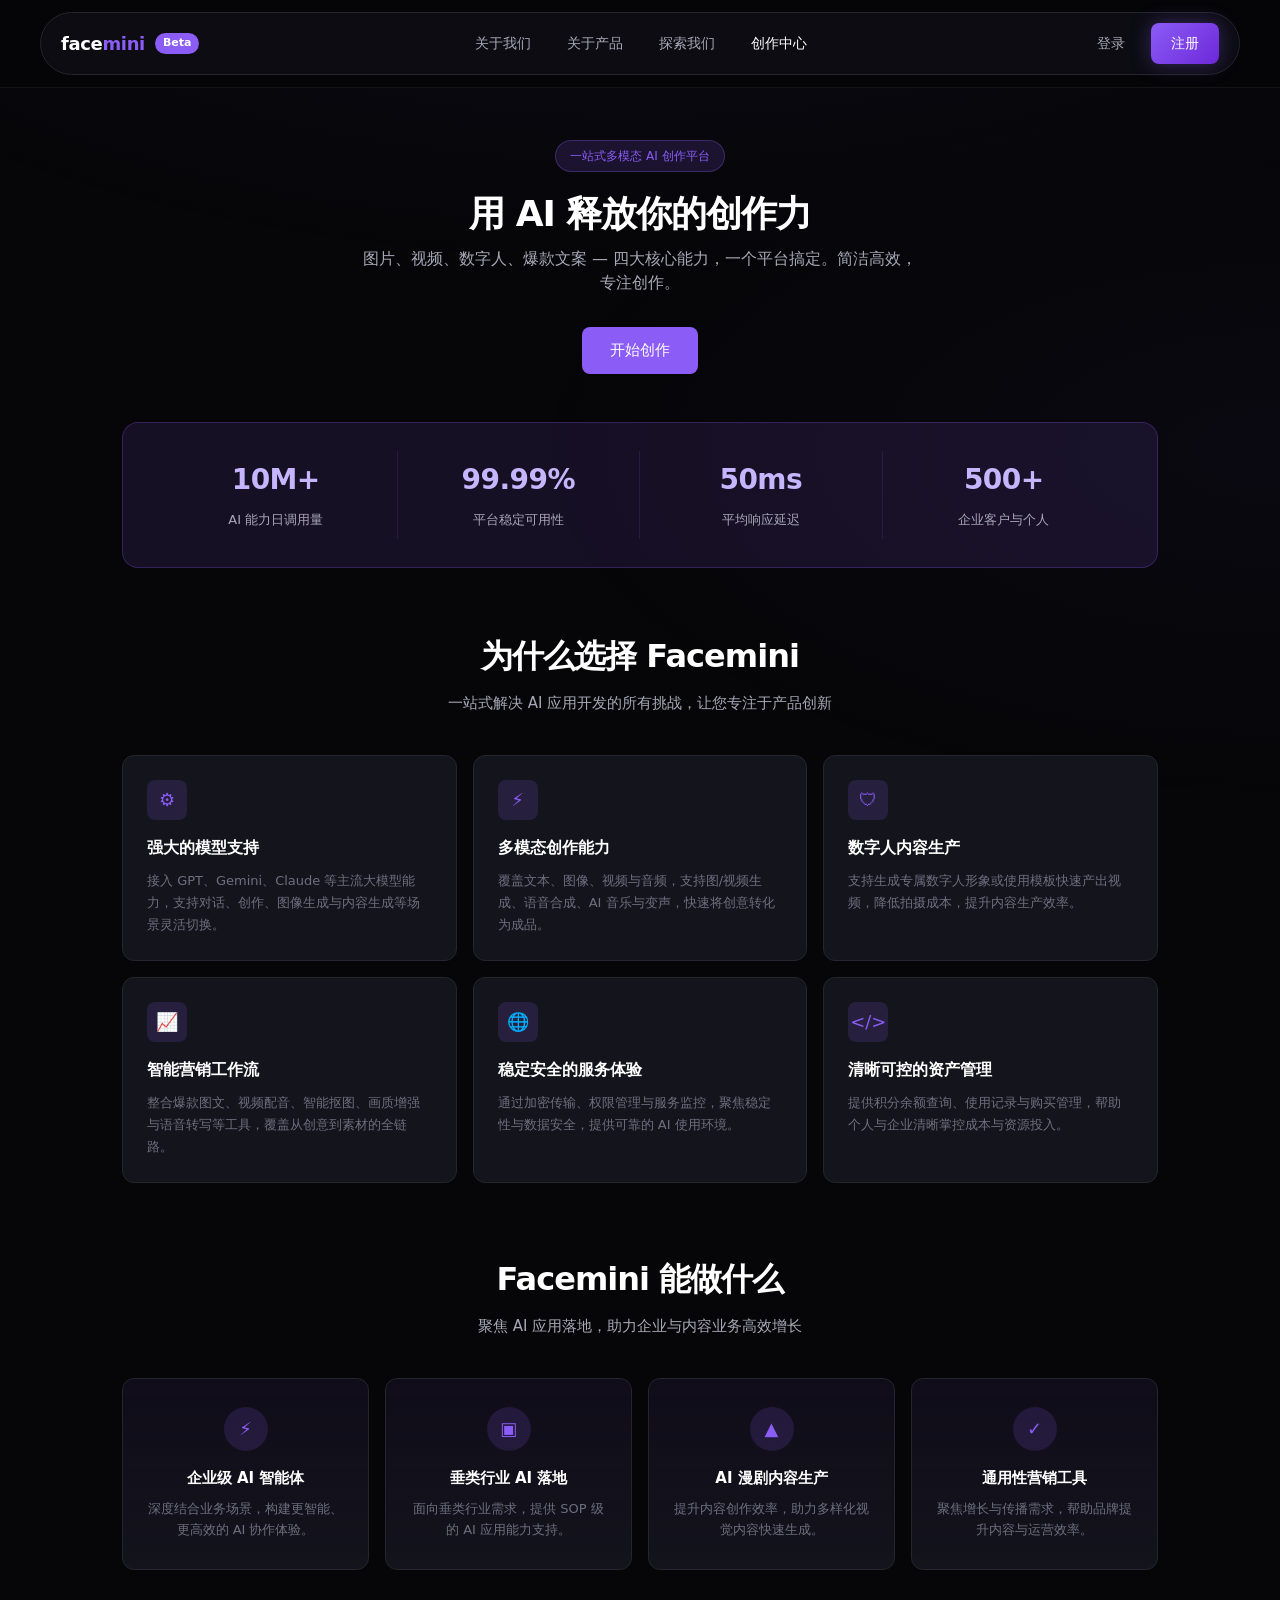
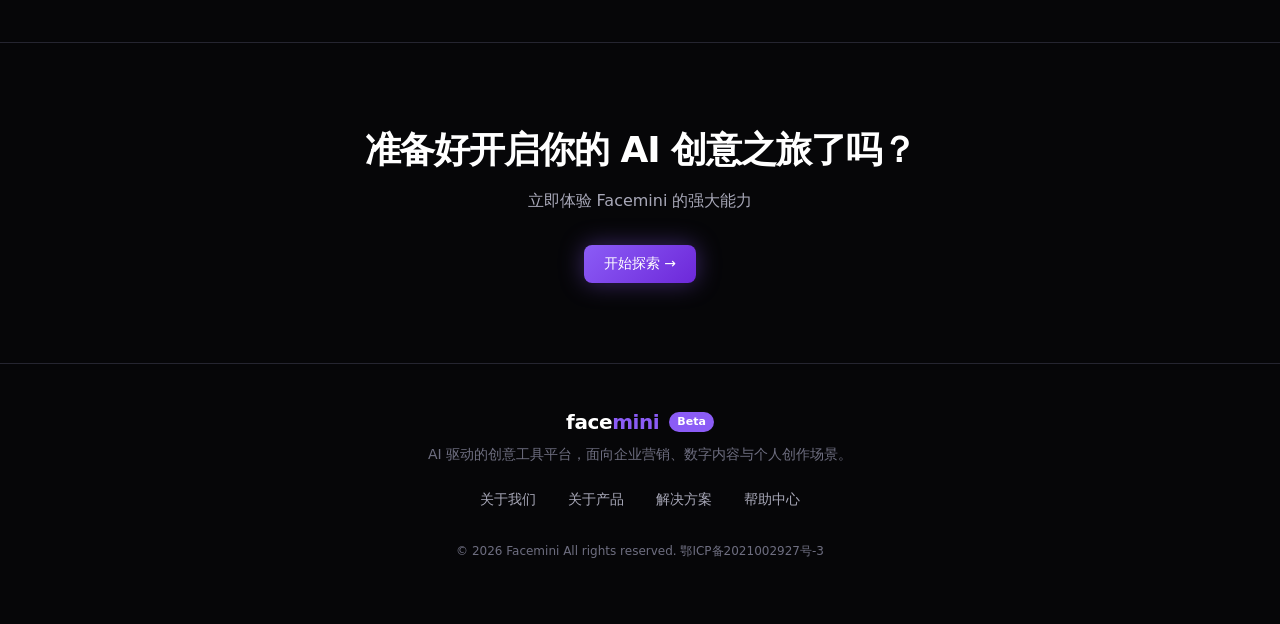
<file: index.html>
<!DOCTYPE html>
<html lang="zh-CN">
<head>
  <meta charset="UTF-8">
  <meta name="viewport" content="width=device-width, initial-scale=1.0">
  <title>Facemini — 一站式多模态 AI 创作平台</title>
  <link rel="stylesheet" href="css/main.css">
</head>
<body class="on-landing">

<!-- ═══ Landing Nav (首页 — 图6 风格) ═══ -->
<nav class="nav-landing" id="nav-landing">
  <div class="nav-landing-inner">
    <a href="#home" class="nav-landing-brand" data-nav="home">
      <span class="nav-landing-name brand-word">face<em>mini</em></span>
      <span class="nav-beta">Beta</span>
    </a>
    <div class="nav-landing-links">
      <a href="#" class="nav-landing-link">关于我们</a>
      <a href="#" class="nav-landing-link">关于产品</a>
      <a href="#" class="nav-landing-link">探索我们</a>
      <a href="#hub" class="nav-landing-link nav-landing-link-accent" data-nav="hub">创作中心</a>
    </div>
    <div class="nav-landing-actions">
      <a href="#" class="nav-landing-link">登录</a>
      <a href="#hub" class="btn btn-register" data-nav="hub">注册</a>
    </div>
  </div>
</nav>

<main class="main">

<!-- ═══ HOME (Landing) ═══ -->
<section class="page page-landing active" id="page-home">
  <div class="hero">
    <div class="hero-badge">一站式多模态 AI 创作平台</div>
    <h1 class="h1">用 AI 释放你的创作力</h1>
    <p>图片、视频、数字人、爆款文案 — 四大核心能力，一个平台搞定。简洁高效，专注创作。</p>
    <button class="btn btn-primary btn-lg" data-nav="hub">开始创作</button>
  </div>

  <div class="landing-stats">
    <div class="landing-stats-inner">
      <div class="stat-item"><strong>10M+</strong><span>AI 能力日调用量</span></div>
      <div class="stat-item"><strong>99.99%</strong><span>平台稳定可用性</span></div>
      <div class="stat-item"><strong>50ms</strong><span>平均响应延迟</span></div>
      <div class="stat-item"><strong>500+</strong><span>企业客户与个人</span></div>
    </div>
  </div>

  <section class="landing-section">
    <div class="landing-section-head">
      <h2 class="landing-title">为什么选择 Facemini</h2>
      <p class="landing-subtitle">一站式解决 AI 应用开发的所有挑战，让您专注于产品创新</p>
    </div>
    <div class="why-grid">
      <div class="why-card">
        <div class="why-icon">⚙</div>
        <h3>强大的模型支持</h3>
        <p>接入 GPT、Gemini、Claude 等主流大模型能力，支持对话、创作、图像生成与内容生成等场景灵活切换。</p>
      </div>
      <div class="why-card">
        <div class="why-icon">⚡</div>
        <h3>多模态创作能力</h3>
        <p>覆盖文本、图像、视频与音频，支持图/视频生成、语音合成、AI 音乐与变声，快速将创意转化为成品。</p>
      </div>
      <div class="why-card">
        <div class="why-icon">🛡</div>
        <h3>数字人内容生产</h3>
        <p>支持生成专属数字人形象或使用模板快速产出视频，降低拍摄成本，提升内容生产效率。</p>
      </div>
      <div class="why-card">
        <div class="why-icon">📈</div>
        <h3>智能营销工作流</h3>
        <p>整合爆款图文、视频配音、智能抠图、画质增强与语音转写等工具，覆盖从创意到素材的全链路。</p>
      </div>
      <div class="why-card">
        <div class="why-icon">🌐</div>
        <h3>稳定安全的服务体验</h3>
        <p>通过加密传输、权限管理与服务监控，聚焦稳定性与数据安全，提供可靠的 AI 使用环境。</p>
      </div>
      <div class="why-card">
        <div class="why-icon">&lt;/&gt;</div>
        <h3>清晰可控的资产管理</h3>
        <p>提供积分余额查询、使用记录与购买管理，帮助个人与企业清晰掌控成本与资源投入。</p>
      </div>
    </div>
  </section>

  <section class="landing-section">
    <div class="landing-section-head">
      <h2 class="landing-title">Facemini 能做什么</h2>
      <p class="landing-subtitle">聚焦 AI 应用落地，助力企业与内容业务高效增长</p>
    </div>
    <div class="cap-grid">
      <div class="cap-card">
        <div class="cap-icon">⚡</div>
        <h3>企业级 AI 智能体</h3>
        <p>深度结合业务场景，构建更智能、更高效的 AI 协作体验。</p>
      </div>
      <div class="cap-card">
        <div class="cap-icon">▣</div>
        <h3>垂类行业 AI 落地</h3>
        <p>面向垂类行业需求，提供 SOP 级的 AI 应用能力支持。</p>
      </div>
      <div class="cap-card">
        <div class="cap-icon">▲</div>
        <h3>AI 漫剧内容生产</h3>
        <p>提升内容创作效率，助力多样化视觉内容快速生成。</p>
      </div>
      <div class="cap-card">
        <div class="cap-icon">✓</div>
        <h3>通用性营销工具</h3>
        <p>聚焦增长与传播需求，帮助品牌提升内容与运营效率。</p>
      </div>
    </div>
  </section>

  <section class="landing-cta">
    <h2 class="landing-cta-title">准备好开启你的 AI 创意之旅了吗？</h2>
    <p class="landing-cta-sub">立即体验 Facemini 的强大能力</p>
    <button class="btn btn-explore" data-nav="hub">开始探索 →</button>
  </section>

  <footer class="landing-footer">
    <div class="landing-footer-brand">
      <span class="footer-logo brand-word">face<em>mini</em></span>
      <span class="nav-beta">Beta</span>
    </div>
    <p class="landing-footer-desc">AI 驱动的创意工具平台，面向企业营销、数字内容与个人创作场景。</p>
    <div class="landing-footer-links">
      <a href="#">关于我们</a>
      <a href="#">关于产品</a>
      <a href="#">解决方案</a>
      <a href="#">帮助中心</a>
    </div>
    <p class="landing-footer-copy">© 2026 Facemini All rights reserved. 鄂ICP备2021002927号-3</p>
  </footer>
</section>

<!-- ═══ App Shell (Sidebar + Inner Pages) ═══ -->
<div class="app-shell" id="app-shell">
  <aside class="app-sidebar" id="app-sidebar">
    <a href="#hub" class="sidebar-logo" data-nav="hub">
      <span class="sidebar-logo-text brand-word">face<em>mini</em></span>
    </a>
    <nav class="sidebar-nav">
      <a href="#home" class="sidebar-item" data-sidebar="home"><span class="icon">⌂</span> 首页</a>
      <a href="#hub" class="sidebar-item" data-sidebar="hub"><span class="icon">◈</span> 创作中心</a>
      <div class="sidebar-group-label">创作</div>
      <div class="sidebar-sub">
        <a href="#image" class="sidebar-item" data-sidebar="image"><span class="icon">🖼</span> AI 图片</a>
        <a href="#video" class="sidebar-item" data-sidebar="video"><span class="icon">🎬</span> AI 视频</a>
        <a href="#avatar" class="sidebar-item" data-sidebar="avatar"><span class="icon">🤖</span> 数字人</a>
        <a href="#content" class="sidebar-item" data-sidebar="content"><span class="icon">📝</span> 爆款图文</a>
      </div>
      <div class="sidebar-group-label">我的</div>
      <a href="#me" class="sidebar-item" data-sidebar="me"><span class="icon">👤</span> 个人中心</a>
    </nav>
  </aside>

  <div class="app-main">
    <header class="app-topbar">
      <button type="button" class="app-topbar-toggle" id="sidebar-toggle" aria-label="切换侧栏">
        <svg width="18" height="18" viewBox="0 0 24 24" fill="none" stroke="currentColor" stroke-width="2"><rect x="3" y="3" width="18" height="18" rx="2"/><path d="M9 3v18"/></svg>
      </button>
      <div class="app-topbar-context">
        <nav class="image-topbar-nav" id="topbar-image-nav" hidden aria-label="图片模块">
          <div class="image-topbar-tabs" data-tab-group="image-sub">
            <button type="button" class="image-topbar-tab active" data-tab="create">图片创作</button>
            <span class="image-topbar-divider" aria-hidden="true">/</span>
            <button type="button" class="image-topbar-tab" data-tab="works">我的作品</button>
          </div>
        </nav>
        <nav class="image-topbar-nav" id="topbar-video-nav" hidden aria-label="视频模块">
          <div class="image-topbar-tabs" data-tab-group="video-sub">
            <button type="button" class="image-topbar-tab active" data-tab="create">视频创作</button>
            <span class="image-topbar-divider" aria-hidden="true">/</span>
            <button type="button" class="image-topbar-tab" data-tab="history">历史视频</button>
          </div>
        </nav>
        <nav class="image-topbar-nav" id="topbar-avatar-nav" hidden aria-label="数字人模块">
          <div class="image-topbar-tabs" data-tab-group="avatar-sub">
            <button type="button" class="image-topbar-tab active" data-tab="create">数字人创作</button>
            <span class="image-topbar-divider" aria-hidden="true">/</span>
            <button type="button" class="image-topbar-tab" data-tab="history">我的形象</button>
          </div>
        </nav>
        <nav class="image-topbar-nav" id="topbar-content-nav" hidden aria-label="爆款图文模块">
          <div class="image-topbar-tabs" data-tab-group="content-sub">
            <button type="button" class="image-topbar-tab active" data-tab="create">爆款图文</button>
            <span class="image-topbar-divider" aria-hidden="true">/</span>
            <button type="button" class="image-topbar-tab" data-tab="history">历史图文</button>
          </div>
        </nav>
        <nav class="image-topbar-nav" id="topbar-me-nav" hidden aria-label="我的">
          <div class="image-topbar-tabs" data-tab-group="me-sub">
            <button type="button" class="image-topbar-tab active" data-tab="profile">个人中心</button>
            <span class="image-topbar-divider" aria-hidden="true">/</span>
            <button type="button" class="image-topbar-tab" data-tab="works">我的作品</button>
          </div>
        </nav>
        <span class="app-topbar-crumb" id="topbar-crumb">创作中心</span>
      </div>
      <div class="app-topbar-search-wrap">
        <svg class="app-topbar-search-icon" width="16" height="16" viewBox="0 0 16 16" fill="currentColor"><path d="M11.742 10.344a6.5 6.5 0 1 0-1.397 1.398h-.001l3.85 3.85a1 1 0 0 0 1.415-1.414l-3.85-3.85zm-5.242 1.156a5 5 0 1 1 0-10 5 5 0 0 1 0 10z"/></svg>
        <input type="text" class="app-topbar-search" id="global-search" placeholder="搜索模板、功能、创作工具…">
        <button type="button" class="app-topbar-search-btn" aria-label="搜索">
          <svg width="14" height="14" viewBox="0 0 16 16" fill="currentColor"><path d="M11.742 10.344a6.5 6.5 0 1 0-1.397 1.398h-.001l3.85 3.85a1 1 0 0 0 1.415-1.414l-3.85-3.85zm-5.242 1.156a5 5 0 1 1 0-10 5 5 0 0 1 0 10z"/></svg>
        </button>
      </div>
      <div class="app-topbar-actions">
        <button type="button" class="app-topbar-inspire" id="topbar-inspire-btn" data-inspire-open="" aria-label="打开灵感库" hidden>
          <span aria-hidden="true">✨</span> 灵感库
        </button>
        <button type="button" class="topbar-pill topbar-pill-warn disabled">邀请有礼</button>
        <button type="button" class="topbar-pill topbar-pill-info disabled">会员超市</button>
        <div class="topbar-credits" title="剩余积分">
          <span class="topbar-credits-icon">⚡</span>
          <strong data-credits>1,280</strong>
        </div>
        <button type="button" class="topbar-member disabled">
          <span>💎</span> 会员特惠
          <span class="topbar-tag">限时</span>
        </button>
        <button type="button" class="topbar-icon-btn" aria-label="通知">
          <span class="topbar-dot"></span>
          🔔
        </button>
        <button type="button" class="topbar-avatar" id="topbar-profile" aria-label="个人中心">👤</button>
      </div>
    </header>

    <div class="profile-menu profile-menu-topbar" id="profile-menu">
      <button type="button" class="profile-menu-item" data-nav="me">个人中心</button>
      <button type="button" class="profile-menu-item" data-me-tab="works" data-nav="me">我的作品</button>
      <button class="profile-menu-item disabled">账单明细（入口）</button>
      <button class="profile-menu-item disabled">账号设置（入口）</button>
      <div class="divider"></div>
      <button class="profile-menu-item">退出登录</button>
    </div>

<!-- ═══ HUB — 内容聚合页 ═══ -->
<section class="page" id="page-hub">
  <div class="hub-body">
    <div class="hub-banner-stage">
      <div class="hub-ad-rail">
        <button type="button" class="hub-ad-rail-btn" id="hub-ad-row-prev" aria-label="向左滚动" hidden>‹</button>
        <div class="hub-ad-row" id="hub-ad-row">
          <div class="hub-ad-card hub-ad-card--carousel" id="hub-ad-carousel">
            <div class="hub-ad-carousel-viewport">
              <div class="hub-ad-carousel-track" id="hub-ad-carousel-track">
                <article class="hub-ad-slide is-active" data-ad-slide="0">
                  <img class="hub-ad-slide-bg" src="assets/hub/banner-digital.png" alt="" aria-hidden="true">
                  <div class="hub-ad-slide-body">
                    <span class="hub-ad-badge">限时活动</span>
                    <h3 class="hub-ad-title">数字人创作节</h3>
                    <p class="hub-ad-desc">多模态 AI 工坊限时开放，参与创作赢双倍积分</p>
                  </div>
                </article>
                <article class="hub-ad-slide" data-ad-slide="1">
                  <img class="hub-ad-slide-bg" src="assets/hub/banner-hologram.png" alt="" aria-hidden="true">
                  <div class="hub-ad-slide-body">
                    <span class="hub-ad-badge">限时活动</span>
                    <h3 class="hub-ad-title">AI，想象和尖叫</h3>
                    <p class="hub-ad-desc">Facemini 大乱斗 Vol.2 · 5.18 — 6.1 创作挑战</p>
                  </div>
                </article>
                <article class="hub-ad-slide" data-ad-slide="2">
                  <img class="hub-ad-slide-bg" src="assets/hub/banner-hottrend.png" alt="" aria-hidden="true">
                  <div class="hub-ad-slide-body">
                    <span class="hub-ad-badge">限时活动</span>
                    <h3 class="hub-ad-title">会员特惠上线</h3>
                    <p class="hub-ad-desc">开通 Pro 会员，生成积分 8 折起</p>
                  </div>
                </article>
              </div>
            </div>
            <button type="button" class="hub-ad-carousel-btn hub-ad-carousel-btn--prev" id="hub-ad-carousel-prev" aria-label="上一张">‹</button>
            <button type="button" class="hub-ad-carousel-btn hub-ad-carousel-btn--next" id="hub-ad-carousel-next" aria-label="下一张">›</button>
            <div class="hub-ad-dots" id="hub-ad-dots" role="tablist" aria-label="轮播指示器">
              <button type="button" class="hub-ad-dot is-active" data-ad-dot="0" aria-label="第 1 张" aria-selected="true"></button>
              <button type="button" class="hub-ad-dot" data-ad-dot="1" aria-label="第 2 张" aria-selected="false"></button>
              <button type="button" class="hub-ad-dot" data-ad-dot="2" aria-label="第 3 张" aria-selected="false"></button>
            </div>
          </div>
          <article class="hub-ad-card hub-ad-card--static hub-ad-card--gen" data-ad-nav="image">
            <div class="hub-ad-static-visual hub-ad-static-visual--gen" aria-hidden="true">
              <div class="hub-ad-mock-ui">
                <span class="hub-ad-mock-bar"></span>
                <span class="hub-ad-mock-grid">
                  <i></i><i></i><i></i><i></i>
                </span>
              </div>
            </div>
            <div class="hub-ad-static-body">
              <h3 class="hub-ad-title">AI 生成</h3>
              <p class="hub-ad-desc">快捷创作图片 / 视频 / 数字人</p>
              <button type="button" class="hub-ad-cta" data-ad-cta="image">立即生成</button>
            </div>
          </article>
          <article class="hub-ad-card hub-ad-card--static hub-ad-card--flow" data-ad-nav="hub">
            <div class="hub-ad-static-visual hub-ad-static-visual--flow" aria-hidden="true">
              <div class="hub-ad-flow-nodes">
                <span class="hub-ad-flow-node">图文</span>
                <span class="hub-ad-flow-line"></span>
                <span class="hub-ad-flow-node">数字人</span>
                <span class="hub-ad-flow-line"></span>
                <span class="hub-ad-flow-node">视频</span>
              </div>
            </div>
            <div class="hub-ad-static-body">
              <h3 class="hub-ad-title">FaceFlow 工作流</h3>
              <p class="hub-ad-desc">专业创作工具，高效多模态串联</p>
              <button type="button" class="hub-ad-cta" data-ad-cta="workflow">立即体验</button>
            </div>
          </article>
        </div>
        <button type="button" class="hub-ad-rail-btn" id="hub-ad-row-next" aria-label="向右滚动">›</button>
      </div>
    </div>

    <section class="hub-section hub-scene-section">
      <div class="hub-section-head">
        <h2 class="hub-section-title">场景化创作入口</h2>
      </div>
      <div class="hub-scene-rail">
        <button type="button" class="hub-scene-scroll-btn hub-scene-scroll-btn-prev" id="hub-scene-scroll-prev" aria-label="向左滚动" hidden>‹</button>
        <div class="hub-scene-scroll" id="hub-scene-scroll" tabindex="0">
          <article class="hub-scene-card scene-interactive-card interactive-card" data-scene="content" data-preset="content-media" tabindex="0" role="button" aria-label="自媒体创作">
            <div class="hub-scene-cover">
              <img src="assets/hub/scene-media.png" alt="" loading="lazy" width="320" height="400">
              <div class="interactive-card-overlay scene-card-overlay" aria-hidden="true"></div>
              <span class="scene-enter-label">进入爆款图文</span>
            </div>
            <div class="hub-scene-copy">
              <h3 class="hub-scene-name">自媒体创作</h3>
              <p class="hub-scene-desc">脚本、种草、朋友圈文案一键生成</p>
            </div>
          </article>
          <article class="hub-scene-card scene-interactive-card interactive-card" data-scene="image" data-preset="image-ecommerce" tabindex="0" role="button" aria-label="电商美工">
            <div class="hub-scene-cover">
              <img src="assets/hub/scene-ecommerce.png" alt="" loading="lazy" width="320" height="400">
              <div class="interactive-card-overlay scene-card-overlay" aria-hidden="true"></div>
              <span class="scene-enter-label">进入 AI 图片</span>
            </div>
            <div class="hub-scene-copy">
              <h3 class="hub-scene-name">电商美工</h3>
              <p class="hub-scene-desc">主图、海报、详情页视觉快速出图</p>
            </div>
          </article>
          <article class="hub-scene-card scene-interactive-card interactive-card" data-scene="avatar" data-preset="avatar-host" tabindex="0" role="button" aria-label="虚拟主播">
            <div class="hub-scene-cover">
              <img src="assets/hub/scene-avatar.png" alt="" loading="lazy" width="320" height="400">
              <div class="interactive-card-overlay scene-card-overlay" aria-hidden="true"></div>
              <span class="scene-enter-label">进入数字人创作</span>
            </div>
            <div class="hub-scene-copy">
              <h3 class="hub-scene-name">虚拟主播</h3>
              <p class="hub-scene-desc">数字人口播，横竖屏自由切换</p>
            </div>
          </article>
          <article class="hub-scene-card scene-interactive-card interactive-card" data-scene="content" data-preset="content-sales" tabindex="0" role="button" aria-label="文案带货">
            <div class="hub-scene-cover">
              <img src="assets/hub/scene-sales.png" alt="" loading="lazy" width="320" height="400">
              <div class="interactive-card-overlay scene-card-overlay" aria-hidden="true"></div>
              <span class="scene-enter-label">进入爆款图文</span>
            </div>
            <div class="hub-scene-copy">
              <h3 class="hub-scene-name">文案带货</h3>
              <p class="hub-scene-desc">标题、标语、带货话术智能撰写</p>
            </div>
          </article>
          <article class="hub-scene-card scene-interactive-card interactive-card" data-scene="avatar" data-preset="workplace-office" tabindex="0" role="button" aria-label="职场办公">
            <div class="hub-scene-cover">
              <img src="assets/hub/scene-workplace.png" alt="" loading="lazy" width="320" height="400">
              <div class="interactive-card-overlay scene-card-overlay" aria-hidden="true"></div>
              <span class="scene-enter-label">进入数字人创作</span>
            </div>
            <div class="hub-scene-copy">
              <h3 class="hub-scene-name">职场办公</h3>
              <p class="hub-scene-desc">PPT、简历、会议纪要</p>
            </div>
          </article>
          <article class="hub-scene-card scene-interactive-card interactive-card" data-scene="avatar" data-preset="knowledge-science" tabindex="0" role="button" aria-label="知识科普">
            <div class="hub-scene-cover">
              <img src="assets/hub/scene-knowledge.png" alt="" loading="lazy" width="320" height="400">
              <div class="interactive-card-overlay scene-card-overlay" aria-hidden="true"></div>
              <span class="scene-enter-label">进入数字人创作</span>
            </div>
            <div class="hub-scene-copy">
              <h3 class="hub-scene-name">知识科普</h3>
              <p class="hub-scene-desc">科普视频、课程课件</p>
            </div>
          </article>
          <article class="hub-scene-card scene-interactive-card interactive-card" data-scene="image" data-preset="brand-promo" tabindex="0" role="button" aria-label="品牌宣传">
            <div class="hub-scene-cover">
              <img src="assets/hub/scene-brand.png" alt="" loading="lazy" width="320" height="400">
              <div class="interactive-card-overlay scene-card-overlay" aria-hidden="true"></div>
              <span class="scene-enter-label">进入 AI 图片</span>
            </div>
            <div class="hub-scene-copy">
              <h3 class="hub-scene-name">品牌宣传</h3>
              <p class="hub-scene-desc">品牌海报、店铺引流</p>
            </div>
          </article>
          <article class="hub-scene-card scene-interactive-card interactive-card" data-scene="image" data-preset="family-edu" tabindex="0" role="button" aria-label="亲子教育">
            <div class="hub-scene-cover">
              <img src="assets/hub/scene-family.png" alt="" loading="lazy" width="320" height="400">
              <div class="interactive-card-overlay scene-card-overlay" aria-hidden="true"></div>
              <span class="scene-enter-label">进入 AI 图片</span>
            </div>
            <div class="hub-scene-copy">
              <h3 class="hub-scene-name">亲子教育</h3>
              <p class="hub-scene-desc">儿童绘本、启蒙教学</p>
            </div>
          </article>
          <article class="hub-scene-card scene-interactive-card interactive-card" data-scene="video" data-preset="life-record" tabindex="0" role="button" aria-label="生活记录">
            <div class="hub-scene-cover">
              <img src="assets/hub/scene-life.png" alt="" loading="lazy" width="320" height="400">
              <div class="interactive-card-overlay scene-card-overlay" aria-hidden="true"></div>
              <span class="scene-enter-label">进入 AI 视频</span>
            </div>
            <div class="hub-scene-copy">
              <h3 class="hub-scene-name">生活记录</h3>
              <p class="hub-scene-desc">朋友圈配图、日常 vlog</p>
            </div>
          </article>
        </div>
        <button type="button" class="hub-scene-scroll-btn hub-scene-scroll-btn-next" id="hub-scene-scroll-next" aria-label="向右滚动">›</button>
      </div>
    </section>

    <section class="hub-section" id="hub-inspire-section">
      <div class="hub-section-head">
        <h2 class="hub-section-title">灵感广场</h2>
      </div>
      <div class="hub-inspire-primary" id="hub-inspire-primary" role="tablist" aria-label="灵感分类">
        <button type="button" class="hub-inspire-tab active" data-inspire-primary="image" role="tab" aria-selected="true">图片模型</button>
        <button type="button" class="hub-inspire-tab" data-inspire-primary="video" role="tab" aria-selected="false">视频灵感</button>
        <button type="button" class="hub-inspire-tab" data-inspire-primary="avatar" role="tab" aria-selected="false">数字人形象</button>
        <button type="button" class="hub-inspire-tab" data-inspire-primary="content" role="tab" aria-selected="false">爆款图文</button>
        <button type="button" class="hub-inspire-tab" data-inspire-primary="workflow" role="tab" aria-selected="false">工作流</button>
      </div>
      <div class="hub-inspire-subtabs" id="hub-inspire-subtabs" role="tablist" aria-label="灵感子分类"></div>
      <div class="hub-inspire-grid" id="hub-inspire-grid"></div>
    </section>

    <section class="hub-section" id="hub-my-works-section">
      <div class="hub-section-head">
        <h2 class="hub-section-title">我的作品</h2>
        <button type="button" class="hub-section-more" id="hub-my-works-more">查看全部 →</button>
      </div>
      <div class="hub-my-works-filters" id="hub-my-works-filters" role="tablist" aria-label="作品类型">
        <button type="button" class="hub-my-works-filter active" data-hub-works-filter="all" role="tab" aria-selected="true">全部</button>
        <button type="button" class="hub-my-works-filter" data-hub-works-filter="image" role="tab">AI 图片</button>
        <button type="button" class="hub-my-works-filter" data-hub-works-filter="video" role="tab">AI 视频</button>
        <button type="button" class="hub-my-works-filter" data-hub-works-filter="avatar" role="tab">数字人</button>
        <button type="button" class="hub-my-works-filter" data-hub-works-filter="content" role="tab">爆款图文</button>
      </div>
      <div class="hub-works-grid hub-my-works-grid" id="hub-my-works-grid"></div>
    </section>

    <section class="hub-section hub-section-last" id="hub-template-section">
      <div class="hub-section-head">
        <h2 class="hub-section-title">常用模板</h2>
      </div>
      <div class="hub-filter-tabs" id="hub-template-tabs" role="tablist">
        <button type="button" class="hub-filter-tab active" data-hub-filter="all" data-hub-target="template">全部</button>
        <button type="button" class="hub-filter-tab" data-hub-filter="ecommerce" data-hub-target="template">电商场景</button>
        <button type="button" class="hub-filter-tab" data-hub-filter="media" data-hub-target="template">自媒体场景</button>
        <button type="button" class="hub-filter-tab" data-hub-filter="avatar" data-hub-target="template">头像IP</button>
        <button type="button" class="hub-filter-tab" data-hub-filter="creative" data-hub-target="template">创意场景</button>
      </div>
      <div class="hub-template-grid" id="hub-template-grid"></div>
    </section>
  </div>
</section>

<!-- ═══ 我的 — 个人中心 / 我的作品 ═══ -->
<section class="page" id="page-me">
  <div class="me-body">
    <div class="me-subpanel active" data-panel="me-sub" data-panel-value="profile">
      <div class="me-profile-hero hub-card">
        <div class="me-profile-avatar">👤</div>
        <div class="me-profile-info">
          <h1 class="me-profile-name">Facemini 创作者</h1>
          <p class="me-profile-meta">Pro 试用会员 · 剩余 <strong data-credits>1,280</strong> 积分</p>
        </div>
        <button type="button" class="btn btn-sm btn-secondary me-profile-edit disabled">编辑资料</button>
      </div>
      <div class="me-profile-grid">
        <div class="me-profile-card hub-card">
          <h3>账户概览</h3>
          <ul class="me-profile-stats">
            <li><span>累计创作</span><strong id="me-stat-works">0</strong></li>
            <li><span>本月消耗积分</span><strong>320</strong></li>
            <li><span>收藏模板</span><strong>12</strong></li>
          </ul>
        </div>
        <div class="me-profile-card hub-card">
          <h3>快捷入口</h3>
          <div class="me-profile-links">
            <button type="button" class="me-profile-link disabled">会员中心</button>
            <button type="button" class="me-profile-link disabled">账单明细</button>
            <button type="button" class="me-profile-link disabled">账号设置</button>
            <button type="button" class="me-profile-link" data-me-tab="works">我的作品</button>
          </div>
        </div>
      </div>
    </div>

    <div class="me-subpanel" data-panel="me-sub" data-panel-value="works">
      <div class="me-works-head">
        <p class="me-works-sub">最近生成的图片、视频、数字人与文案</p>
      </div>
      <div class="hub-works-grid me-works-grid" id="me-works-grid"></div>
    </div>
  </div>
</section>

<!-- ═══ AI IMAGE ═══ -->
<section class="page studio-page" id="page-image">
  <div class="studio-page-inner">
    <div class="image-module-workspace">
      <!-- 页面1：图片创作 -->
      <div class="image-subpanel active" data-panel="image-sub" data-panel-value="create">
        <header class="studio-hero studio-hero-compact image-module-hero" id="image-module-hero">
          <div class="studio-hero-actions">
            <button type="button" class="studio-inspire-link" data-inspire-open="image" aria-label="打开灵感库">
              <span class="studio-inspire-icon" aria-hidden="true">✨</span>灵感库
            </button>
          </div>
          <h1 class="studio-title image-page-title">图片创作</h1>
          <div class="studio-hero-center">
            <div class="studio-model-row">
              <span class="studio-model-dot" style="--c:#8b5cf6">V2</span>
              <span class="studio-model-dot" style="--c:#60a5fa">SD</span>
              <span class="studio-model-dot" style="--c:#f472b6">MJ</span>
              <span class="studio-model-dot" style="--c:#34d399">QW</span>
              <span class="studio-model-dot" style="--c:#fbbf24">FL</span>
            </div>
            <p class="studio-subtitle">百变风格 · 超多模型供你选择</p>
          </div>
        </header>

        <div class="image-create-block" id="image-create-block">
          <div class="image-composer image-composer-unified">
            <div class="image-composer-body image-composer-body--hero">
              <div class="image-composer-input-wrap" id="image-composer-input-wrap">
                <textarea class="image-composer-prompt" id="image-prompt" data-draft="image-prompt" rows="2" placeholder="描述你想生成的画面，例：夏季清爽护肤品主图，白色背景，产品居中，突出水润质感"></textarea>
              </div>
            </div>

            <div class="image-gen-progress" id="image-gen-progress" hidden>
              <div class="image-gen-progress-bar">
                <div class="image-gen-progress-fill" id="image-gen-progress-fill"></div>
              </div>
              <div class="image-gen-progress-meta">
                <span id="image-gen-status">解析提示词中…</span>
                <span id="image-gen-eta">预计剩余 20 秒</span>
              </div>
            </div>

            <div class="image-composer-footer image-create-actions">
              <div class="image-create-params">
                <div class="image-ref-strip image-ref-strip--toolbar" id="image-ref-strip" aria-label="参考图">
                  <div class="image-ref-list" id="image-ref-list"></div>
                  <div class="image-ref-add-wrap" id="image-ref-add-wrap">
                    <input type="file" id="image-ref-input" accept="image/png,image/jpeg,image/webp,image/gif" multiple hidden>
                    <button type="button" class="image-ref-add-btn" id="image-ref-add-btn" title="上传参考图（最多 4 张）" aria-label="上传参考图">
                      <span class="image-ref-add-plus" aria-hidden="true">+</span>
                      <span class="image-ref-add-label">参考图</span>
                    </button>
                  </div>
                </div>

                <select class="studio-select studio-select-sm image-toolbar-select" id="image-model-select" title="选择生成模型">
                  <option>智能图片 V2</option>
                  <option>Seedream 5.0</option>
                  <option>Qwen-Image</option>
                </select>

                <div class="image-picker-wrap" id="image-ratio-picker-wrap">
                  <button type="button" class="image-picker-trigger" id="image-ratio-trigger" aria-expanded="false" aria-haspopup="listbox">
                    <span class="image-ratio-glyph" id="image-ratio-glyph" aria-hidden="true">
                      <svg class="image-picker-icon" width="18" height="18" viewBox="0 0 24 24" fill="none" focusable="false">
                        <rect x="2" y="2" width="20" height="20" rx="4.5" stroke="currentColor" stroke-width="2" stroke-linejoin="round"/>
                        <rect x="6.5" y="6.5" width="11" height="11" rx="2.5" stroke="currentColor" stroke-width="2" stroke-linejoin="round"/>
                      </svg>
                    </span>
                    <span class="image-picker-text">比例</span>
                    <svg class="image-picker-chevron" width="10" height="10" viewBox="0 0 10 10" fill="none" aria-hidden="true"><path d="M2.5 4L5 6.5 7.5 4" stroke="currentColor" stroke-width="1.2" stroke-linecap="round" stroke-linejoin="round"/></svg>
                  </button>
                  <div class="image-picker-popover" id="image-ratio-popover" role="listbox" aria-label="选择比例" hidden>
                    <div class="image-picker-popover-head">选择比例</div>
                    <div class="image-ratio-grid" id="image-ratio-grid"></div>
                  </div>
                </div>

                <div class="image-picker-wrap" id="image-style-picker-wrap">
                  <button type="button" class="image-picker-trigger" id="image-style-trigger" aria-expanded="false" aria-haspopup="listbox">
                    <span class="image-style-glyph" id="image-style-glyph" aria-hidden="true">
                      <svg class="image-picker-icon" width="18" height="18" viewBox="0 0 24 24" fill="none" focusable="false">
                        <circle cx="9.5" cy="13" r="5.25" stroke="currentColor" stroke-width="1.75"/>
                        <circle cx="14.5" cy="13" r="5.25" stroke="currentColor" stroke-width="1.75"/>
                        <circle cx="12" cy="8.5" r="5.25" stroke="currentColor" stroke-width="1.75"/>
                      </svg>
                    </span>
                    <span class="image-picker-text">风格</span>
                    <svg class="image-picker-chevron" width="10" height="10" viewBox="0 0 10 10" fill="none" aria-hidden="true"><path d="M2.5 4L5 6.5 7.5 4" stroke="currentColor" stroke-width="1.2" stroke-linecap="round" stroke-linejoin="round"/></svg>
                  </button>
                  <div class="image-picker-popover image-style-popover" id="image-style-popover" role="listbox" aria-label="选择风格" hidden>
                    <div class="image-picker-popover-head">选择风格</div>
                    <div class="image-style-grid" id="image-style-grid"></div>
                  </div>
                </div>

                <select class="studio-select studio-select-sm image-toolbar-select" id="image-count-select" title="生成数量">
                  <option value="1">1 张</option>
                  <option value="2">2 张</option>
                  <option value="4">4 张</option>
                </select>

                <select id="image-ratio-select" class="image-ratio-select-hidden" aria-hidden="true" tabindex="-1">
                  <option value="1:1">1:1</option>
                  <option value="4:3">4:3</option>
                  <option value="3:4" selected>3:4</option>
                  <option value="16:9">16:9</option>
                  <option value="9:16">9:16</option>
                </select>
              </div>
              <div class="image-create-submit">
                <span class="image-gen-cost">预计 <strong id="image-cost-label">10</strong> 积分</span>
                <button type="button" class="studio-generate image-generate-btn" data-generate="image" data-cost="10">
                  <span>⚡ 生成</span>
                  <span class="gen-arrow">↑</span>
                </button>
              </div>
            </div>
          </div>
          <p class="image-gen-balance">剩余 <strong data-credits>1,280</strong> 积分</p>
        </div>

        <section class="image-inspire-section image-inspire-panel">
          <header class="image-inspire-header">
            <div class="image-inspire-header-row">
              <h2 class="image-inspire-title">热门场景灵感库</h2>
              <button type="button" class="studio-more-link image-inspire-more" data-inspire-open="image">查看更多 →</button>
            </div>
          </header>

          <div class="image-inspire-toolbar">
            <div class="image-inspire-toolbar-scroll">
              <div class="image-inspire-category-tabs" id="image-inspire-category-tabs" role="tablist" aria-label="模板分类">
                <button type="button" class="image-inspire-cat active" data-inspire-filter="all" role="tab" aria-selected="true">全部</button>
                <button type="button" class="image-inspire-cat" data-inspire-filter="hot" role="tab">爆款模板</button>
                <button type="button" class="image-inspire-cat" data-inspire-filter="photo" role="tab">摄影写真</button>
                <button type="button" class="image-inspire-cat" data-inspire-filter="ecommerce" role="tab">电商营销</button>
                <button type="button" class="image-inspire-cat" data-inspire-filter="anime" role="tab">动漫游戏</button>
                <button type="button" class="image-inspire-cat" data-inspire-filter="illustration" role="tab">风格插画</button>
                <button type="button" class="image-inspire-cat" data-inspire-filter="design" role="tab">平面设计</button>
                <button type="button" class="image-inspire-cat" data-inspire-filter="3d" role="tab">3D渲染</button>
              </div>
            </div>
            <div class="image-inspire-toolbar-actions">
              <button type="button" class="image-inspire-action-btn" id="image-inspire-sort" aria-label="推荐排序">
                <svg width="14" height="14" viewBox="0 0 14 14" fill="none" aria-hidden="true"><path d="M2 3.5h10M2 7h7M2 10.5h4" stroke="currentColor" stroke-width="1.2" stroke-linecap="round"/></svg>
                <span>推荐</span>
                <svg class="image-inspire-action-chevron" width="10" height="10" viewBox="0 0 10 10" fill="none" aria-hidden="true"><path d="M2.5 4L5 6.5 7.5 4" stroke="currentColor" stroke-width="1.2" stroke-linecap="round" stroke-linejoin="round"/></svg>
              </button>
            </div>
          </div>

          <div class="image-inspire-strip image-inspire-card-flow" id="image-inspire-strip">
            <div class="image-inspire-card" data-template-id="scene-1" tabindex="0" role="group" aria-label="电商主图">
              <div class="image-inspire-thumb-wrap">
                <div class="image-inspire-thumb"><img src="assets/inspire/scene-1-product.png" alt="电商主图" loading="lazy" decoding="async"></div>
              </div>
              <div class="image-inspire-card-action"><button type="button" class="btn btn-sm btn-primary image-inspire-overlay-btn" data-inspire-action="template">使用该模板</button></div>
              <div class="image-inspire-body"><strong>电商主图</strong><span>纯白背景产品图，突出质感与卖点</span></div>
            </div>
            <div class="image-inspire-card" data-template-id="scene-2" tabindex="0" role="group" aria-label="赛博海报">
              <div class="image-inspire-thumb-wrap">
                <div class="image-inspire-thumb"><img src="assets/inspire/scene-2-cyber.png" alt="赛博海报" loading="lazy" decoding="async"></div>
              </div>
              <div class="image-inspire-card-action"><button type="button" class="btn btn-sm btn-primary image-inspire-overlay-btn" data-inspire-action="template">使用该模板</button></div>
              <div class="image-inspire-body"><strong>赛博海报</strong><span>霓虹未来风，适合活动与潮牌视觉</span></div>
            </div>
            <div class="image-inspire-card" data-template-id="scene-3" tabindex="0" role="group" aria-label="插画头像">
              <div class="image-inspire-thumb-wrap">
                <div class="image-inspire-thumb"><img src="assets/inspire/scene-3-anime.png" alt="插画头像" loading="lazy" decoding="async"></div>
              </div>
              <div class="image-inspire-card-action"><button type="button" class="btn btn-sm btn-primary image-inspire-overlay-btn" data-inspire-action="template">使用该模板</button></div>
              <div class="image-inspire-body"><strong>插画头像</strong><span>柔和插画感，个人品牌与社交场景</span></div>
            </div>
            <div class="image-inspire-card" data-template-id="scene-4" tabindex="0" role="group" aria-label="3D 产品">
              <div class="image-inspire-thumb-wrap">
                <div class="image-inspire-thumb"><img src="assets/inspire/scene-4-3d.png" alt="3D 产品" loading="lazy" decoding="async"></div>
              </div>
              <div class="image-inspire-card-action"><button type="button" class="btn btn-sm btn-primary image-inspire-overlay-btn" data-inspire-action="template">使用该模板</button></div>
              <div class="image-inspire-body"><strong>3D 产品</strong><span>潮玩质感棚拍，科技产品展示</span></div>
            </div>
            <div class="image-inspire-card" data-template-id="scene-5" tabindex="0" role="group" aria-label="国潮美食">
              <div class="image-inspire-thumb-wrap">
                <div class="image-inspire-thumb"><img src="assets/inspire/scene-5-festival.png" alt="国潮美食" loading="lazy" decoding="async"></div>
              </div>
              <div class="image-inspire-card-action"><button type="button" class="btn btn-sm btn-primary image-inspire-overlay-btn" data-inspire-action="template">使用该模板</button></div>
              <div class="image-inspire-body"><strong>国潮美食</strong><span>红金国潮，餐饮与节日促销</span></div>
            </div>
            <div class="image-inspire-card" data-template-id="scene-6" tabindex="0" role="group" aria-label="人像写真">
              <div class="image-inspire-thumb-wrap">
                <div class="image-inspire-thumb"><img src="assets/inspire/scene-3-anime.png" alt="人像写真" loading="lazy" decoding="async"></div>
              </div>
              <div class="image-inspire-card-action"><button type="button" class="btn btn-sm btn-primary image-inspire-overlay-btn" data-inspire-action="template">使用该模板</button></div>
              <div class="image-inspire-body"><strong>人像写真</strong><span>柔光浅景深，高级感人像摄影</span></div>
            </div>
            <div class="image-inspire-card" data-template-id="scene-7" tabindex="0" role="group" aria-label="动漫角色">
              <div class="image-inspire-thumb-wrap">
                <div class="image-inspire-thumb"><img src="assets/inspire/scene-2-cyber.png" alt="动漫角色" loading="lazy" decoding="async"></div>
              </div>
              <div class="image-inspire-card-action"><button type="button" class="btn btn-sm btn-primary image-inspire-overlay-btn" data-inspire-action="template">使用该模板</button></div>
              <div class="image-inspire-body"><strong>动漫角色</strong><span>赛璐璐风角色立绘，游戏宣传</span></div>
            </div>
            <div class="image-inspire-card" data-template-id="scene-8" tabindex="0" role="group" aria-label="促销海报">
              <div class="image-inspire-thumb-wrap">
                <div class="image-inspire-thumb"><img src="assets/inspire/scene-5-festival.png" alt="促销海报" loading="lazy" decoding="async"></div>
              </div>
              <div class="image-inspire-card-action"><button type="button" class="btn btn-sm btn-primary image-inspire-overlay-btn" data-inspire-action="template">使用该模板</button></div>
              <div class="image-inspire-body"><strong>促销海报</strong><span>大标题留白，节日活动吸睛</span></div>
            </div>
          </div>
        </section>
      </div>

      <!-- 页面2：我的作品 -->
      <div class="image-subpanel" data-panel="image-sub" data-panel-value="works">
        <div class="image-works-panel">
          <div class="image-works-toolbar">
            <div class="image-works-head">
              <h2 class="image-works-title">我的作品</h2>
            </div>
            <div class="image-works-filters" data-tab-group="image-works-filter" role="tablist">
              <button type="button" class="image-works-filter active" data-tab="all" role="tab">全部</button>
              <button type="button" class="image-works-filter" data-tab="starred" role="tab">收藏</button>
              <button type="button" class="image-works-filter" data-tab="recent" role="tab">最近7天</button>
            </div>
          </div>
          <div class="image-works-grid studio-works-grid" id="image-history"></div>
        </div>
      </div>
    </div>
  </div>
</section>

<!-- ═══ AI VIDEO ═══ -->
<section class="page studio-page" id="page-video">
  <div class="studio-page-inner">
    <div class="video-module-workspace">
      <div class="video-subpanel active" data-panel="video-sub" data-panel-value="create">
        <header class="studio-hero">
          <div class="studio-hero-actions">
            <button type="button" class="studio-inspire-link" data-inspire-open="video" aria-label="打开灵感库">
              <span class="studio-inspire-icon" aria-hidden="true">✨</span>灵感库
            </button>
          </div>
          <div class="studio-hero-center">
            <h1 class="studio-title">视频创作</h1>
            <div class="studio-model-row">
              <span class="studio-model-dot" style="--c:#8b5cf6">S2</span>
              <span class="studio-model-dot" style="--c:#60a5fa">PV</span>
              <span class="studio-model-dot" style="--c:#f472b6">KL</span>
              <span class="studio-model-dot" style="--c:#34d399">海螺</span>
              <span class="studio-model-dot" style="--c:#fbbf24">VD</span>
            </div>
            <p class="studio-subtitle">百变风格 · 超多模型供你选择</p>
          </div>
        </header>

        <div class="video-create-block">
          <div class="video-composer video-composer-unified video-composer-horizontal" id="video-composer" data-mode="img2video">
            <div class="video-composer-head">
              <div class="tabs studio-mode-tabs video-mode-tabs" data-tab-group="video-mode">
                <button type="button" class="tab active" data-tab="img2video">图片转视频</button>
                <button type="button" class="tab" data-tab="text2video">文案生视频</button>
              </div>
            </div>

            <div class="video-composer-body">
              <div class="video-composer-prompt-zone">
                <div class="studio-mode-panel active" data-panel="video-mode" data-panel-value="img2video">
                  <textarea class="video-composer-prompt video-composer-prompt--main" data-draft="video-img-desc" rows="2" placeholder="描述画面与运镜，支持上传图片/视频/音频参考，例：漫剧片段，动漫风格角色对话，电影感镜头…"></textarea>
                </div>
                <div class="studio-mode-panel" data-panel="video-mode" data-panel-value="text2video">
                  <textarea class="video-composer-prompt video-composer-prompt--main" id="video-prompt" data-draft="video-script" rows="2" placeholder="输入视频脚本或画面描述，支持上传图片/视频/音频参考…"></textarea>
                </div>
              </div>
            </div>

            <div class="video-composer-footer image-create-actions">
              <div class="video-create-params image-create-params">
                <div class="video-toolbar-row">
                  <div class="video-ref-strip image-ref-strip--toolbar" aria-label="参考素材">
                    <div class="video-main-asset-strip" id="video-main-asset-strip" hidden></div>
                    <div class="image-ref-add-wrap video-asset-add-wrap" id="video-asset-add-wrap">
                      <input type="file" id="video-upload-video" accept="video/*" hidden>
                      <input type="file" id="video-upload-image" accept="image/jpeg,image/png,image/webp" hidden>
                      <input type="file" id="video-upload-audio" accept="audio/*" hidden>
                      <button type="button" class="image-ref-add-btn" id="video-asset-add-btn" aria-expanded="false" aria-haspopup="menu" title="上传参考素材（图片/视频/音频）" aria-label="上传参考素材">
                        <span class="image-ref-add-plus" aria-hidden="true">+</span>
                        <span class="image-ref-add-label">参考</span>
                      </button>
                      <div class="video-asset-popover" id="video-asset-popover" role="menu" hidden>
                        <button type="button" class="video-asset-popover-item" data-video-upload="video-upload-image" role="menuitem">🖼 上传图片</button>
                        <button type="button" class="video-asset-popover-item" data-video-upload="video-upload-video" role="menuitem">🎬 上传视频</button>
                        <button type="button" class="video-asset-popover-item" data-video-upload="video-upload-audio" role="menuitem">🎵 上传音频</button>
                      </div>
                    </div>
                  </div>
                  <select class="studio-select studio-select-sm video-scene-select" id="video-scene-select" title="选择场景模板" aria-label="场景模板">
                    <option value="">场景模板</option>
                    <option value="口播短视频，博主面对镜头介绍产品，自然表情">🎤 短视频口播</option>
                    <option value="产品种草，慢镜头展示产品质地与包装，氛围感">🌿 产品种草</option>
                    <option value="漫剧片段，动漫风格角色对话，电影感镜头">🎭 漫剧片段</option>
                  </select>
                  <select class="studio-select studio-select-sm" id="video-model-select" title="选择生成模型" aria-label="生成模型">
                    <option>Seedance 2.0</option>
                    <option>PixVerse V5</option>
                    <option>海螺 2.3</option>
                  </select>
                  <select class="studio-select studio-select-sm" id="video-ratio-select" aria-label="画面比例">
                    <option>智能比例 · 720p</option>
                    <option>9:16 · 720p</option>
                    <option>16:9 · 1080p</option>
                  </select>
                </div>
                <div class="video-toolbar-row video-toolbar-row--sub">
                  <div class="video-settings-block">
                    <span class="video-settings-block-label">时长</span>
                    <div class="duration-options studio-duration video-duration-options">
                      <button type="button" class="duration-btn" data-duration="3">3s</button>
                      <button type="button" class="duration-btn active" data-duration="5">5s</button>
                      <button type="button" class="duration-btn" data-duration="8">8s</button>
                    </div>
                  </div>
                  <div class="video-settings-block video-settings-block--frame">
                    <span class="video-settings-block-label">首尾帧</span>
                    <div class="video-frame-kling-wrap" id="video-frame-wrap">
                      <button type="button" class="video-frame-kling-trigger video-frame-kling-trigger--bar" id="video-frame-trigger" aria-label="上传首尾帧图片">
                        <span class="video-frame-kling-trigger-empty" id="video-frame-trigger-empty">
                          <svg class="video-frame-kling-icon" width="18" height="18" viewBox="0 0 28 28" fill="none" aria-hidden="true">
                            <rect x="5" y="5" width="18" height="18" rx="3" stroke="currentColor" stroke-width="1.2"/>
                            <path d="M8 17l4-4 3 3 5-6" stroke="currentColor" stroke-width="1.2" stroke-linecap="round" stroke-linejoin="round"/>
                            <path d="M18 19h4v4" stroke="currentColor" stroke-width="1.2" stroke-linecap="round"/>
                            <path d="M22 19l-4 4" stroke="currentColor" stroke-width="1.2" stroke-linecap="round"/>
                          </svg>
                          <span class="video-frame-kling-trigger-text">添加 首尾帧图</span>
                        </span>
                        <span class="video-frame-kling-trigger-filled" id="video-frame-trigger-filled" hidden>
                          <span class="video-frame-kling-thumb" id="video-frame-thumb-first">
                            <img id="video-frame-thumb-first-img" alt="首帧" hidden>
                            <span class="video-frame-kling-thumb-ph" id="video-frame-thumb-first-ph">首</span>
                            <button type="button" class="video-frame-kling-thumb-clear" id="video-frame-bar-clear" aria-label="清除首尾帧">×</button>
                          </span>
                          <span class="video-frame-kling-last-dot" id="video-frame-last-dot" hidden title="已设置尾帧"></span>
                        </span>
                      </button>
                      <input type="file" id="video-frame-upload-input" accept="image/jpeg,image/png" hidden>
                    </div>
                  </div>
                </div>
              </div>
              <div class="image-create-submit">
                <span class="image-gen-cost">预计 <strong id="video-cost-label">25</strong> 积分</span>
                <button type="button" class="studio-generate video-generate-btn" data-generate="video" data-cost="25" id="video-generate-btn">
                  <span>⚡ 生成</span>
                  <span class="gen-arrow">↑</span>
                </button>
              </div>
            </div>
          </div>
          <p class="image-gen-balance video-gen-balance">剩余 <strong data-credits>1,280</strong> 积分</p>

          <div class="video-preview-panel" id="video-preview-panel" hidden>
            <div class="video-preview-head">
              <h3 class="video-preview-title">生成预览</h3>
              <button type="button" class="btn btn-secondary btn-sm" id="video-preview-regen">重新生成</button>
            </div>
            <div class="video-preview-screen" id="video-preview-screen">
              <div class="video-preview-placeholder" id="video-preview-placeholder">
                <span class="video-preview-segment-label" id="video-preview-segment-label">首帧</span>
                <span class="video-preview-segment-emoji" id="video-preview-segment-emoji">🎬</span>
              </div>
            </div>
            <div class="video-preview-timeline" id="video-preview-timeline" role="tablist" aria-label="视频分段">
              <button type="button" class="video-preview-segment active" data-segment="first" role="tab">首帧</button>
              <button type="button" class="video-preview-segment" data-segment="main" role="tab">正片</button>
              <button type="button" class="video-preview-segment" data-segment="last" role="tab">尾帧</button>
            </div>
            <input type="range" class="video-preview-scrubber" id="video-preview-scrubber" min="0" max="100" value="0" aria-label="播放进度">
            <p class="video-preview-playhint">完整播放：首帧 → 正片 → 尾帧 · 可拖拽定位到各段</p>
          </div>
        </div>

        <section class="oneclick-section">
          <div class="oneclick-section-head">
            <h2 class="oneclick-section-title">来试试一键做同款</h2>
            <button type="button" class="oneclick-section-more" id="oneclick-more-btn">查看更多 →</button>
          </div>
          <div class="oneclick-scroll">
            <div class="oneclick-grid" id="oneclick-template-grid"></div>
          </div>
        </section>
      </div>

      <div class="video-subpanel" data-panel="video-sub" data-panel-value="history">
        <div class="video-works-panel">
          <div class="video-works-toolbar">
            <div class="video-works-head">
              <h2 class="video-works-title">历史视频</h2>
            </div>
            <div class="video-works-filters" data-tab-group="video-works-filter" role="tablist">
              <button type="button" class="video-works-filter active" data-tab="all" role="tab">全部</button>
              <button type="button" class="video-works-filter" data-tab="recent" role="tab">最近7天</button>
            </div>
          </div>
          <div class="video-works-grid studio-works-grid" id="video-history"></div>
        </div>
      </div>
    </div>
  </div>
</section>

<!-- ═══ DIGITAL HUMAN ═══ -->
<section class="page studio-page" id="page-avatar">
  <div class="studio-page-inner">
    <div class="avatar-module-workspace">
      <div class="avatar-subpanel active" data-panel="avatar-sub" data-panel-value="create">
        <header class="studio-hero avatar-module-hero">
          <div class="studio-hero-actions">
            <button type="button" class="studio-inspire-link" data-inspire-open="avatar" aria-label="打开灵感库">
              <span class="studio-inspire-icon" aria-hidden="true">✨</span>灵感库
            </button>
          </div>
          <div class="studio-hero-center">
            <h1 class="studio-title">数字人创作</h1>
            <div class="studio-model-row">
              <span class="studio-model-dot" style="--c:#8b5cf6">HD</span>
              <span class="studio-model-dot" style="--c:#60a5fa">2D</span>
              <span class="studio-model-dot" style="--c:#f472b6">3D</span>
              <span class="studio-model-dot" style="--c:#34d399">RT</span>
            </div>
            <p class="studio-subtitle">百变风格 · 超多模型供你选择</p>
          </div>
        </header>

        <div class="avatar-create-block">
          <div class="avatar-composer avatar-composer-unified avatar-composer-horizontal" id="avatar-composer">
            <div class="avatar-composer-head">
              <div class="studio-module-tabs avatar-module-tabs" role="tablist" aria-label="创作模块">
                <button type="button" class="studio-mod-tab" data-nav="image"><span class="mod-icon">🖼</span> 图片生成</button>
                <button type="button" class="studio-mod-tab" data-nav="video"><span class="mod-icon">🎬</span> 视频生成</button>
                <button type="button" class="studio-mod-tab active" data-nav="avatar"><span class="mod-icon">🤖</span> 数字人</button>
                <button type="button" class="studio-mod-tab disabled" data-mod-disabled="action"><span class="mod-icon">💃</span> 动作模仿</button>
              </div>
            </div>

            <div class="avatar-composer-body">
              <textarea class="avatar-composer-prompt avatar-composer-prompt--main" id="avatar-script" data-draft="avatar-script" rows="3" placeholder="说话内容：请输入希望数字人说出的内容，如产品介绍、口播文案"></textarea>
            </div>

            <div class="avatar-content-strip" id="avatar-content-strip" hidden>
              <div class="avatar-content-strip-head">
                <span class="avatar-content-strip-label">图文素材</span>
                <span class="avatar-content-strip-hint">来自爆款图文，将用于口播画面</span>
              </div>
              <div class="avatar-content-images" id="avatar-content-images" aria-label="爆款图文素材"></div>
            </div>

            <div class="avatar-composer-meta">
              <p class="avatar-draft-status" id="avatar-draft-status">内容将自动保存为草稿</p>
              <button type="button" class="link-btn avatar-receive-inline" id="btn-receive-content">📥 接收图文文案</button>
            </div>

            <div class="avatar-gen-progress" id="avatar-gen-progress" hidden>
              <div class="avatar-gen-progress-bar">
                <div class="avatar-gen-progress-fill" id="avatar-gen-progress-fill"></div>
              </div>
              <div class="avatar-gen-progress-meta">
                <span id="avatar-gen-status">加载数字人模型…</span>
                <span id="avatar-gen-eta">预计剩余 20 秒</span>
              </div>
            </div>

            <div class="avatar-composer-footer image-create-actions">
              <div class="avatar-composer-toolbar image-create-params">
                <select class="studio-select studio-select-sm avatar-toolbar-select" id="avatar-avatar-select" title="数字人形象">
                  <option value="">数字人形象</option>
                  <option value="直播主播" data-category="anchor" data-emoji="🎙">🎙 直播主播</option>
                  <option value="职场精英" data-category="workplace" data-emoji="👔">👔 职场精英</option>
                  <option value="Q 版萌妹" data-category="cartoon" data-emoji="🎀">🎀 Q 版萌妹</option>
                  <option value="写实女性" data-category="realistic" data-emoji="👩">👩 写实女性</option>
                  <option value="时尚达人" data-category="anchor" data-emoji="✨">✨ 时尚达人</option>
                  <option value="商务顾问" data-category="workplace" data-emoji="💼">💼 商务顾问</option>
                  <option value="卡通男孩" data-category="cartoon" data-emoji="🦸">🦸 卡通男孩</option>
                  <option value="写实男性" data-category="realistic" data-emoji="👨">👨 写实男性</option>
                  <option value="__picker__">查看全部形象 →</option>
                </select>
                <select class="studio-select studio-select-sm avatar-toolbar-select" id="avatar-template-select" title="口播模板">
                  <option value="">口播模板</option>
                  <option value="嗨，欢迎来到我的频道！今天想和大家分享一个超实用的小技巧，记得点赞关注哦～">🎤 短视频口播</option>
                  <option value="家人们看过来！今天这款好物真的绝了，性价比超高，限时优惠不要错过，链接在评论区～">🛍 产品种草</option>
                  <option value="各位观众大家好，欢迎收看今日新闻。以下是本时段要闻摘要，请留意后续报道。">📺 新闻播报</option>
                  <option value="你知道吗？今天我们来聊一个有趣的知识点，保证让你听完就懂，一起来涨知识吧！">📚 知识科普</option>
                  <option value="__inspire__">✨ 前往灵感库</option>
                </select>
                <select class="studio-select studio-select-sm avatar-toolbar-select" id="avatar-voice-select" title="音色选择">
                  <option>温柔女声</option>
                  <option>磁性男声</option>
                  <option>活力少女</option>
                  <option>成熟男声</option>
                  <option>童声</option>
                  <option>方言</option>
                </select>
                <select class="studio-select studio-select-sm avatar-toolbar-select" id="avatar-speed-select" title="语速">
                  <option value="25">语速 · 慢</option>
                  <option value="40">语速 · 较慢</option>
                  <option value="50" selected>语速 · 标准</option>
                  <option value="65">语速 · 较快</option>
                  <option value="80">语速 · 快</option>
                </select>
                <select class="studio-select studio-select-sm avatar-toolbar-select" id="avatar-ratio-select" title="分辨率 / 比例">
                  <option>16:9 · 1080p</option>
                  <option>9:16 · 720p</option>
                  <option>9:16 · 1080p</option>
                  <option>1:1 · 720p</option>
                </select>
                <button type="button" class="btn btn-secondary btn-sm avatar-preview-voice-btn" id="btn-preview-voice">试听</button>
              </div>
              <div class="image-create-submit">
                <span class="image-gen-cost">预计 <strong id="avatar-cost-value">20</strong> 积分</span>
                <button type="button" class="studio-generate avatar-generate-btn" data-generate="avatar" data-cost="20" id="avatar-generate-btn">
                  <span class="avatar-gen-label">
                    <span class="avatar-gen-icon" aria-hidden="true">⚡</span>
                    <span class="avatar-gen-text">生成</span>
                  </span>
                  <span class="gen-arrow avatar-gen-arrow">↑</span>
                </button>
              </div>
            </div>
          </div>
          <p class="image-gen-balance avatar-gen-balance">剩余 <strong data-credits>1,280</strong> 积分</p>
        </div>

        <section class="oneclick-section avatar-gallery-section">
          <div class="oneclick-section-head">
            <h2 class="oneclick-section-title">数字人形象库</h2>
            <button type="button" class="oneclick-section-more" id="avatar-gallery-more-btn">查看更多 →</button>
          </div>
          <div class="avatar-gallery-controls">
            <div class="tabs avatar-gallery-tabs" id="avatar-gallery-tabs" role="tablist" aria-label="形象分类">
              <button type="button" class="tab active" data-gallery-category="all" role="tab" aria-selected="true">全部</button>
              <button type="button" class="tab" data-gallery-category="workplace" role="tab">职场</button>
              <button type="button" class="tab" data-gallery-category="anchor" role="tab">主播</button>
              <button type="button" class="tab" data-gallery-category="cartoon" role="tab">卡通</button>
              <button type="button" class="tab" data-gallery-category="realistic" role="tab">写实</button>
            </div>
            <button type="button" class="avatar-gallery-scroll-btn" id="avatar-gallery-scroll-right" aria-label="向右滑动查看更多" hidden>→</button>
          </div>
          <div class="avatar-gallery-track-wrap">
            <div class="avatar-gallery-track" id="avatar-gallery-scroll">
              <div class="avatar-gallery-row" id="avatar-gallery-grid"></div>
            </div>
          </div>
        </section>
      </div>

      <div class="avatar-subpanel" data-panel="avatar-sub" data-panel-value="history">
        <div class="video-works-panel avatar-works-panel">
          <div class="video-works-toolbar">
            <div class="video-works-head">
              <h2 class="video-works-title">我的形象</h2>
            </div>
            <div class="video-works-filters" data-tab-group="avatar-works-filter" role="tablist">
              <button type="button" class="video-works-filter active" data-tab="all" role="tab">全部</button>
              <button type="button" class="video-works-filter" data-tab="recent" role="tab">最近7天</button>
            </div>
          </div>
          <div class="video-works-grid studio-works-grid avatar-works-grid" id="avatar-history"></div>
        </div>
      </div>
    </div>
  </div>
</section>

<!-- ═══ AVATAR SELECT (Level 2) ═══ -->
<section class="page studio-page" id="page-avatar-select">
  <div class="studio-page-inner studio-page-wide">
    <div class="avatar-select-header">
      <button type="button" class="btn btn-ghost" data-nav="avatar">← 返回数字人</button>
      <h1 class="studio-title" style="font-size:24px;margin:0">选择数字人形象</h1>
    </div>

    <div class="tabs category-tabs">
      <button type="button" class="tab active" data-avatar-category="all">全部</button>
      <button type="button" class="tab" data-avatar-category="workplace">职场</button>
      <button type="button" class="tab" data-avatar-category="anchor">主播</button>
      <button type="button" class="tab" data-avatar-category="cartoon">卡通</button>
      <button type="button" class="tab" data-avatar-category="realistic">写实</button>
    </div>

    <div class="avatar-grid">
      <div class="avatar-card" data-category="workplace" data-name="职场精英" data-emoji="👔">
        <div class="avatar-card-actions">
          <button class="btn-icon" data-pin-avatar title="置顶">📌</button>
          <button class="btn-icon" data-fav-avatar title="收藏">♥</button>
        </div>
        <div class="avatar-card-img">👔</div>
        <div class="avatar-card-info">
          <h4 class="h4">职场精英</h4>
          <p class="text-xs text-muted">商务汇报 · 培训讲解</p>
        </div>
      </div>
      <div class="avatar-card" data-category="workplace" data-name="商务顾问" data-emoji="💼">
        <div class="avatar-card-actions">
          <button class="btn-icon" data-pin-avatar>📌</button>
          <button class="btn-icon" data-fav-avatar>♥</button>
        </div>
        <div class="avatar-card-img">💼</div>
        <div class="avatar-card-info">
          <h4 class="h4">商务顾问</h4>
          <p class="text-xs text-muted">企业宣传 · 产品介绍</p>
        </div>
      </div>
      <div class="avatar-card" data-category="anchor" data-name="直播主播" data-emoji="🎙">
        <div class="avatar-card-actions">
          <button class="btn-icon" data-pin-avatar>📌</button>
          <button class="btn-icon" data-fav-avatar>♥</button>
        </div>
        <div class="avatar-card-img">🎙</div>
        <div class="avatar-card-info">
          <h4 class="h4">直播主播</h4>
          <p class="text-xs text-muted">带货直播 · 口播视频</p>
        </div>
      </div>
      <div class="avatar-card" data-category="anchor" data-name="时尚达人" data-emoji="✨">
        <div class="avatar-card-actions">
          <button class="btn-icon" data-pin-avatar>📌</button>
          <button class="btn-icon" data-fav-avatar>♥</button>
        </div>
        <div class="avatar-card-img">✨</div>
        <div class="avatar-card-info">
          <h4 class="h4">时尚达人</h4>
          <p class="text-xs text-muted">穿搭分享 · 美妆种草</p>
        </div>
      </div>
      <div class="avatar-card" data-category="cartoon" data-name="Q 版萌妹" data-emoji="🎀">
        <div class="avatar-card-actions">
          <button class="btn-icon" data-pin-avatar>📌</button>
          <button class="btn-icon" data-fav-avatar>♥</button>
        </div>
        <div class="avatar-card-img">🎀</div>
        <div class="avatar-card-info">
          <h4 class="h4">Q 版萌妹</h4>
          <p class="text-xs text-muted">动漫风格 · 趣味内容</p>
        </div>
      </div>
      <div class="avatar-card" data-category="cartoon" data-name="卡通男孩" data-emoji="🦸">
        <div class="avatar-card-actions">
          <button class="btn-icon" data-pin-avatar>📌</button>
          <button class="btn-icon" data-fav-avatar>♥</button>
        </div>
        <div class="avatar-card-img">🦸</div>
        <div class="avatar-card-info">
          <h4 class="h4">卡通男孩</h4>
          <p class="text-xs text-muted">教育科普 · 儿童内容</p>
        </div>
      </div>
      <div class="avatar-card" data-category="realistic" data-name="写实女性" data-emoji="👩">
        <div class="avatar-card-actions">
          <button class="btn-icon" data-pin-avatar>📌</button>
          <button class="btn-icon" data-fav-avatar>♥</button>
        </div>
        <div class="avatar-card-img">👩</div>
        <div class="avatar-card-info">
          <h4 class="h4">写实女性</h4>
          <p class="text-xs text-muted">高保真 · 品牌代言</p>
        </div>
      </div>
      <div class="avatar-card" data-category="realistic" data-name="写实男性" data-emoji="👨">
        <div class="avatar-card-actions">
          <button class="btn-icon" data-pin-avatar>📌</button>
          <button class="btn-icon" data-fav-avatar>♥</button>
        </div>
        <div class="avatar-card-img">👨</div>
        <div class="avatar-card-info">
          <h4 class="h4">写实男性</h4>
          <p class="text-xs text-muted">高保真 · 新闻播报</p>
        </div>
      </div>
    </div>
  </div>
</section>

<!-- ═══ CONTENT / 爆款图文 ═══ -->
<section class="page studio-page" id="page-content">
  <div class="studio-page-inner content-studio-inner">
    <div class="content-module-workspace">
      <div class="content-subpanel active" data-panel="content-sub" data-panel-value="create">
        <header class="studio-hero content-studio-hero">
          <div class="studio-hero-actions">
            <button type="button" class="studio-inspire-link" data-inspire-open="content" aria-label="打开灵感库">
              <span class="studio-inspire-icon" aria-hidden="true">✨</span>灵感库
            </button>
          </div>
          <div class="studio-hero-center">
            <h1 class="studio-title">爆款图文</h1>
            <p class="studio-subtitle">多场景图文 · 种草封面与海报一键生成</p>
          </div>
        </header>

        <div class="content-studio-layout">
          <aside class="content-studio-side">
            <div class="content-topic-card">
              <div class="content-platform-bar">
                <div class="content-platform-track">
                  <div class="content-platform-tabs" id="content-platform-tabs" role="tablist" aria-label="平台类型">
                    <button type="button" class="content-platform-tab active" data-content-platform="xiaohongshu" role="tab" aria-selected="true">小红书种草</button>
                    <button type="button" class="content-platform-tab" data-content-platform="douyin" role="tab">抖音封面</button>
                    <button type="button" class="content-platform-tab" data-content-platform="wechat" role="tab">公众号头图</button>
                    <button type="button" class="content-platform-tab" data-content-platform="moments" role="tab">朋友圈海报</button>
                  </div>
                </div>
              </div>

              <div class="content-common-template-row">
                <label class="content-common-template-label" for="content-common-template-select">常用模版</label>
                <div class="content-common-template-wrap">
                  <select class="content-common-template-select" id="content-common-template-select" aria-label="选择常用模版">
                    <option value="">选择常用模版…</option>
                  </select>
                  <span class="content-common-template-chevron" aria-hidden="true">▾</span>
                </div>
              </div>

              <div class="content-topic-field" id="content-topic-field">
                <div class="content-topic-head">
                  <h2 class="content-panel-label content-topic-label">创作主题</h2>
                  <span class="content-char-count" id="content-char-count">0/500</span>
                </div>
                <textarea class="content-topic-input" id="content-editor" data-draft="content-editor" maxlength="500" placeholder="输入创作主题/标题，一键生成图文"></textarea>
              </div>

              <div class="content-topic-params">
                <div class="content-pill-row" role="group" aria-label="风格">
                  <span class="content-pill-label">风格</span>
                  <div class="content-pill-group">
                    <button type="button" class="content-pill active" data-content-style="tech">科技风</button>
                    <button type="button" class="content-pill" data-content-style="minimal">简约风</button>
                    <button type="button" class="content-pill" data-content-style="fresh">清新风</button>
                  </div>
                </div>
                <div class="content-pill-row" role="group" aria-label="尺寸">
                  <span class="content-pill-label">尺寸</span>
                  <div class="content-pill-group">
                    <button type="button" class="content-pill active" data-content-ratio="3:4">3:4</button>
                    <button type="button" class="content-pill" data-content-ratio="9:16">9:16</button>
                    <button type="button" class="content-pill" data-content-ratio="16:9">16:9</button>
                  </div>
                </div>
              </div>

              <div class="content-generate-row image-create-submit">
                <span class="image-gen-cost content-cost-hint">预计 <strong id="content-cost-label">5</strong> 积分</span>
                <button type="button" class="studio-generate content-generate-btn" id="content-generate-btn" data-generate="content" data-cost="5">
                  <span class="content-generate-text">⚡ 生成</span>
                  <span class="gen-arrow">↑</span>
                </button>
              </div>
            </div>
          </aside>

          <div class="content-studio-main">
            <div class="content-result-card">
              <div class="content-result-head">
                <div class="content-result-head-left">
                  <h2 class="content-panel-label">生成结果</h2>
                  <span class="content-result-count" id="content-result-count" hidden>0</span>
                </div>
                <span class="content-result-mode" id="content-mode-label">小红书种草 · 3:4</span>
                <div class="content-result-head-actions">
                  <div class="content-avatar-link-wrap" id="content-avatar-link-wrap" data-tip="生成图文后可一键联动">
                    <button type="button" class="content-avatar-link-btn" id="btn-content-avatar-video" disabled>
                      <span class="content-avatar-link-icon" aria-hidden="true">
                        <img src="assets/icons/icon-digital-human.png" alt="" width="20" height="20" loading="lazy">
                      </span>
                      <span class="content-avatar-link-text">生成数字人口播视频</span>
                    </button>
                  </div>
                  <button type="button" class="content-batch-btn disabled" title="即将上线" disabled>批量对比<span class="content-soon-badge">即将上线</span></button>
                </div>
              </div>

              <div class="content-result-body is-empty" id="content-result-body">
                <div class="content-result-empty" id="content-result-empty">
                  <div class="content-empty-illustration" aria-hidden="true">
                    <div class="content-empty-icon-wrap">
                      <span class="content-empty-icon">✨</span>
                    </div>
                  </div>
                  <p class="content-result-empty-title">尚未生成图文</p>
                  <p class="content-result-empty-desc">在左侧输入创作主题，或选择快捷模板，点击「立即生成」开始创作</p>
                  <div class="content-empty-actions">
                    <button type="button" class="btn btn-secondary btn-sm" id="content-empty-focus-input">去输入主题</button>
                    <button type="button" class="btn btn-secondary btn-sm" id="content-empty-scroll-templates">选择快捷模板</button>
                  </div>
                </div>

                <div class="content-result-loading" id="content-result-loading" hidden>
                  <div class="content-result-skeleton-grid" aria-busy="true" aria-label="正在生成">
                    <article class="content-skeleton-card"><div class="content-skeleton-thumb"></div><div class="content-skeleton-line"></div><div class="content-skeleton-line short"></div></article>
                    <article class="content-skeleton-card"><div class="content-skeleton-thumb"></div><div class="content-skeleton-line"></div><div class="content-skeleton-line short"></div></article>
                    <article class="content-skeleton-card"><div class="content-skeleton-thumb"></div><div class="content-skeleton-line"></div><div class="content-skeleton-line short"></div></article>
                    <article class="content-skeleton-card"><div class="content-skeleton-thumb"></div><div class="content-skeleton-line"></div><div class="content-skeleton-line short"></div></article>
                  </div>
                  <div class="content-loading-status">
                    <span class="content-loading-dots" aria-hidden="true"><span></span><span></span><span></span></span>
                    <span id="content-gen-status">AI 正在为你生成图文…</span>
                  </div>
                  <div class="content-gen-progress" id="content-gen-progress" hidden>
                    <div class="content-gen-progress-bar"><div class="content-gen-progress-fill" id="content-gen-progress-fill"></div></div>
                  </div>
                </div>

                <div class="content-result-grid" id="content-result-grid" hidden></div>
              </div>
            </div>
          </div>
        </div>

        <section class="content-quick-section image-inspire-section image-inspire-panel">
          <header class="image-inspire-header">
            <div class="image-inspire-header-row">
              <h2 class="image-inspire-title">快捷图文模板</h2>
              <button type="button" class="studio-more-link image-inspire-more" data-inspire-open="content">查看更多 →</button>
            </div>
            <p class="content-quick-desc">点击模板，创作主题将自动填入对应描述文案</p>
          </header>
          <div class="content-quick-rail">
            <button type="button" class="content-quick-scroll-btn content-quick-scroll-btn-prev" id="content-quick-scroll-prev" aria-label="向左滚动" hidden>‹</button>
            <div class="content-quick-scroll" id="content-quick-templates" role="list" tabindex="0"></div>
            <button type="button" class="content-quick-scroll-btn content-quick-scroll-btn-next" id="content-quick-scroll-next" aria-label="向右滚动">›</button>
          </div>
        </section>

      </div>

      <div class="content-subpanel" data-panel="content-sub" data-panel-value="history">
        <div class="video-works-panel content-works-panel">
          <div class="video-works-toolbar">
            <div class="video-works-head">
              <h2 class="video-works-title">历史图文</h2>
            </div>
            <div class="video-works-filters" data-tab-group="content-works-filter" role="tablist">
              <button type="button" class="video-works-filter active" data-tab="all" role="tab">全部</button>
              <button type="button" class="video-works-filter" data-tab="recent" role="tab">最近7天</button>
            </div>
          </div>
          <div class="video-works-grid studio-works-grid content-works-grid" id="content-history"></div>
        </div>
      </div>
    </div>
  </div>
</section>

  </div><!-- /.app-main -->
</div><!-- /.app-shell -->

</main>

<!-- ═══ Avatar Picker Modal ═══ -->
<div class="avatar-picker-overlay" id="avatar-picker-overlay" aria-hidden="true">
  <div class="avatar-picker-modal" role="dialog" aria-labelledby="avatar-picker-title" aria-modal="true">
    <header class="avatar-picker-head">
      <h2 class="avatar-picker-title" id="avatar-picker-title">选择数字人形象</h2>
      <button type="button" class="avatar-picker-close" id="avatar-picker-close" aria-label="关闭">×</button>
    </header>
    <div class="avatar-picker-body">
      <div class="avatar-picker-main">
        <div class="tabs category-tabs avatar-picker-tabs">
          <button type="button" class="tab active" data-picker-category="all">全部</button>
          <button type="button" class="tab" data-picker-category="workplace">职场</button>
          <button type="button" class="tab" data-picker-category="anchor">主播</button>
          <button type="button" class="tab" data-picker-category="cartoon">卡通</button>
          <button type="button" class="tab" data-picker-category="realistic">写实</button>
        </div>
        <div class="avatar-grid avatar-picker-grid" id="avatar-picker-grid">
          <div class="avatar-card" data-category="workplace" data-name="职场精英" data-emoji="👔">
            <div class="avatar-card-actions">
              <button class="btn-icon" data-pin-avatar title="置顶">📌</button>
              <button class="btn-icon" data-fav-avatar title="收藏">♥</button>
            </div>
            <div class="avatar-card-img">👔</div>
            <div class="avatar-card-info">
              <h4 class="h4">职场精英</h4>
              <p class="text-xs text-muted">商务汇报 · 培训讲解</p>
            </div>
          </div>
          <div class="avatar-card" data-category="workplace" data-name="商务顾问" data-emoji="💼">
            <div class="avatar-card-actions">
              <button class="btn-icon" data-pin-avatar>📌</button>
              <button class="btn-icon" data-fav-avatar>♥</button>
            </div>
            <div class="avatar-card-img">💼</div>
            <div class="avatar-card-info">
              <h4 class="h4">商务顾问</h4>
              <p class="text-xs text-muted">企业宣传 · 产品介绍</p>
            </div>
          </div>
          <div class="avatar-card" data-category="anchor" data-name="直播主播" data-emoji="🎙">
            <div class="avatar-card-actions">
              <button class="btn-icon" data-pin-avatar>📌</button>
              <button class="btn-icon" data-fav-avatar>♥</button>
            </div>
            <div class="avatar-card-img">🎙</div>
            <div class="avatar-card-info">
              <h4 class="h4">直播主播</h4>
              <p class="text-xs text-muted">带货直播 · 口播视频</p>
            </div>
          </div>
          <div class="avatar-card" data-category="anchor" data-name="时尚达人" data-emoji="✨">
            <div class="avatar-card-actions">
              <button class="btn-icon" data-pin-avatar>📌</button>
              <button class="btn-icon" data-fav-avatar>♥</button>
            </div>
            <div class="avatar-card-img">✨</div>
            <div class="avatar-card-info">
              <h4 class="h4">时尚达人</h4>
              <p class="text-xs text-muted">穿搭分享 · 美妆种草</p>
            </div>
          </div>
          <div class="avatar-card" data-category="cartoon" data-name="Q 版萌妹" data-emoji="🎀">
            <div class="avatar-card-actions">
              <button class="btn-icon" data-pin-avatar>📌</button>
              <button class="btn-icon" data-fav-avatar>♥</button>
            </div>
            <div class="avatar-card-img">🎀</div>
            <div class="avatar-card-info">
              <h4 class="h4">Q 版萌妹</h4>
              <p class="text-xs text-muted">动漫风格 · 趣味内容</p>
            </div>
          </div>
          <div class="avatar-card" data-category="cartoon" data-name="卡通男孩" data-emoji="🦸">
            <div class="avatar-card-actions">
              <button class="btn-icon" data-pin-avatar>📌</button>
              <button class="btn-icon" data-fav-avatar>♥</button>
            </div>
            <div class="avatar-card-img">🦸</div>
            <div class="avatar-card-info">
              <h4 class="h4">卡通男孩</h4>
              <p class="text-xs text-muted">教育科普 · 儿童内容</p>
            </div>
          </div>
          <div class="avatar-card" data-category="realistic" data-name="写实女性" data-emoji="👩">
            <div class="avatar-card-actions">
              <button class="btn-icon" data-pin-avatar>📌</button>
              <button class="btn-icon" data-fav-avatar>♥</button>
            </div>
            <div class="avatar-card-img">👩</div>
            <div class="avatar-card-info">
              <h4 class="h4">写实女性</h4>
              <p class="text-xs text-muted">高保真 · 品牌代言</p>
            </div>
          </div>
          <div class="avatar-card" data-category="realistic" data-name="写实男性" data-emoji="👨">
            <div class="avatar-card-actions">
              <button class="btn-icon" data-pin-avatar>📌</button>
              <button class="btn-icon" data-fav-avatar>♥</button>
            </div>
            <div class="avatar-card-img">👨</div>
            <div class="avatar-card-info">
              <h4 class="h4">写实男性</h4>
              <p class="text-xs text-muted">高保真 · 新闻播报</p>
            </div>
          </div>
        </div>
      </div>
      <aside class="avatar-picker-preview-panel" id="avatar-picker-preview-panel" hidden>
        <div class="avatar-picker-preview-stage" id="avatar-picker-preview-stage">
          <div class="avatar-picker-preview-emoji" id="avatar-picker-preview-emoji">👔</div>
          <p class="avatar-picker-preview-name" id="avatar-picker-preview-name">职场精英</p>
          <p class="avatar-picker-preview-desc" id="avatar-picker-preview-desc">商务汇报 · 培训讲解</p>
        </div>
        <div class="avatar-picker-preview-voice">
          <div class="avatar-picker-voice-meta">
            <span class="avatar-picker-voice-label">试听音色</span>
            <span class="avatar-picker-voice-value" id="avatar-picker-voice-name">温柔女声</span>
          </div>
          <button type="button" class="btn btn-secondary btn-sm avatar-picker-voice-btn" id="btn-avatar-picker-voice">🔊 试听音色</button>
        </div>
        <div class="avatar-picker-preview-actions">
          <button type="button" class="btn btn-primary" id="btn-avatar-picker-select">使用此形象</button>
        </div>
      </aside>
    </div>
  </div>
</div>

<!-- ═══ Content Card Modal ═══ -->
<div class="content-card-modal-overlay" id="content-card-modal" hidden aria-hidden="true">
  <div class="content-card-modal" role="dialog" aria-labelledby="content-card-modal-title" aria-modal="true">
    <header class="content-card-modal-head">
      <h3 id="content-card-modal-title">图文操作</h3>
      <button type="button" class="content-card-modal-close" id="content-card-modal-close" aria-label="关闭">×</button>
    </header>
    <div class="content-card-modal-body" id="content-card-modal-body"></div>
    <div class="content-card-modal-actions">
      <button type="button" class="btn btn-primary" id="content-card-download-btn">↓ 下载</button>
      <button type="button" class="btn btn-secondary" id="content-card-edit-btn">✎ 二次编辑</button>
      <button type="button" class="btn btn-secondary" id="content-card-regen-btn">↻ 重新生成</button>
    </div>
    <p class="content-card-modal-note"><span aria-hidden="true">ℹ</span> 已自动保存至「我的作品」</p>
  </div>
</div>

<!-- ═══ Inspiration Library Panel ═══ -->
<div class="inspire-overlay" id="inspire-overlay">
  <aside class="inspire-panel">
    <header class="inspire-panel-head">
      <h2 class="inspire-panel-title">✨ 灵感库</h2>
      <button type="button" class="inspire-close" id="inspire-close" aria-label="关闭">×</button>
    </header>
    <div class="inspire-filter tabs" id="inspire-filter">
      <button type="button" class="tab active" data-inspire-filter="all">全部</button>
      <button type="button" class="tab" data-inspire-filter="image">图片模板</button>
      <button type="button" class="tab" data-inspire-filter="video">视频模板</button>
      <button type="button" class="tab" data-inspire-filter="content">图文模板</button>
      <button type="button" class="tab" data-inspire-filter="avatar">数字人</button>
      <button type="button" class="tab" data-inspire-filter="avatar-speech">口播模版</button>
    </div>
    <div class="inspire-panel-search">
      <input type="text" class="input" placeholder="搜索模板名称、风格、场景…" id="inspire-search">
    </div>
    <div class="inspire-panel-grid" id="inspire-panel-grid"></div>
  </aside>
</div>

<!-- ═══ Generation Overlay ═══ -->
<div class="gen-overlay" id="gen-overlay">
  <div class="gen-panel">
    <div class="gen-spinner"></div>
    <h3 class="h3">AI 创作中</h3>
    <p id="gen-status">渲染中…</p>
    <div class="progress-wrap">
      <div class="progress-bar">
        <div class="progress-fill" id="gen-progress-fill"></div>
      </div>
      <div class="progress-text">
        <span id="gen-progress-label">生成进度</span>
        <span id="gen-eta">预计剩余 20 秒</span>
      </div>
    </div>
    <div class="video-gen-stages" id="video-gen-stages" hidden>
      <div class="video-gen-stage" data-stage="main">
        <span class="video-gen-stage-label">主体视频生成 / 加工</span>
        <div class="video-gen-stage-track"><div class="video-gen-stage-fill" id="video-stage-main-fill"></div></div>
        <span class="video-gen-stage-eta" id="video-stage-main-eta">0%</span>
      </div>
      <div class="video-gen-stage" data-stage="frames">
        <span class="video-gen-stage-label">渲染首尾帧</span>
        <div class="video-gen-stage-track"><div class="video-gen-stage-fill" id="video-stage-frames-fill"></div></div>
        <span class="video-gen-stage-eta" id="video-stage-frames-eta">待开始</span>
      </div>
      <div class="video-gen-stage" data-stage="merge">
        <span class="video-gen-stage-label">拼接封装导出</span>
        <div class="video-gen-stage-track"><div class="video-gen-stage-fill" id="video-stage-merge-fill"></div></div>
        <span class="video-gen-stage-eta" id="video-stage-merge-eta">待开始</span>
      </div>
    </div>
  </div>
</div>

<!-- ═══ Error Modal ═══ -->
<div class="modal-overlay" id="modal-overlay">
  <div class="modal">
    <div class="modal-icon error" id="modal-icon">⚠</div>
    <h3 class="h3" id="modal-title">网络异常</h3>
    <p id="modal-desc">网络连接不稳定，请检查网络后重试。</p>
    <div class="modal-actions">
      <button class="btn btn-secondary" data-close-modal>取消</button>
      <button class="btn btn-primary" data-close-modal>我知道了</button>
    </div>
  </div>
</div>

<!-- ═══ Confirm Modal ═══ -->
<div class="modal-overlay" id="confirm-overlay">
  <div class="modal modal-confirm">
    <div class="modal-icon warning" id="confirm-icon">🗑️</div>
    <h3 class="h3" id="confirm-title">确认删除</h3>
    <p id="confirm-desc">删除后将无法恢复，是否继续？</p>
    <div class="modal-actions">
      <button type="button" class="btn btn-secondary" id="confirm-cancel">取消</button>
      <button type="button" class="btn btn-danger" id="confirm-ok">确认删除</button>
    </div>
  </div>
</div>

<!-- ═══ Toast Container ═══ -->
<div class="toast-container" id="toast-container"></div>

<script src="js/app.js"></script>
</body>
</html>
</file>
<file: css/main.css>
/* Facemini Prototype — Design System v1 */
:root {
  --bg-base: #060608;
  --bg-elevated: #0e0e14;
  --bg-card: #14141c;
  --bg-card-hover: #1a1a24;
  --bg-input: #0c0c12;
  --border: #252530;
  --border-light: #353545;
  --purple: #8b5cf6;
  --purple-hover: #9d6ff8;
  --purple-dim: rgba(139, 92, 246, 0.15);
  --purple-glow: rgba(139, 92, 246, 0.35);
  --text: #ffffff;
  --text-secondary: #a8a8b8;
  --text-muted: #6e6e80;
  --red: #ef4444;
  --red-dim: rgba(239, 68, 68, 0.12);
  --green: #22c55e;
  --radius: 12px;
  --radius-sm: 8px;
  --radius-lg: 16px;
  --nav-h: 64px;
  --app-sidebar-w: 220px;
  --app-topbar-h: 60px;
  --landing-nav-h: 76px;
  --sidebar-w: 320px;
  --font: "PingFang SC", "Microsoft YaHei", "Segoe UI", system-ui, sans-serif;
  --transition: 0.2s ease;
}

*, *::before, *::after { box-sizing: border-box; margin: 0; padding: 0; }

html { scroll-behavior: smooth; }

body {
  font-family: var(--font);
  background: var(--bg-base);
  color: var(--text);
  line-height: 1.5;
  min-height: 100vh;
  overflow-x: hidden;
  color-scheme: dark;
}

body::before {
  content: "";
  position: fixed;
  inset: 0;
  background:
    radial-gradient(ellipse 80% 50% at 50% -20%, rgba(139, 92, 246, 0.08), transparent),
    radial-gradient(ellipse 60% 40% at 100% 50%, rgba(139, 92, 246, 0.04), transparent);
  pointer-events: none;
  z-index: 0;
}

a { color: inherit; text-decoration: none; }
button { font-family: inherit; cursor: pointer; border: none; background: none; color: inherit; }
input, textarea, select { font-family: inherit; }

/* ── Navigation ── */
.nav-landing {
  position: fixed;
  top: 0;
  left: 0;
  right: 0;
  z-index: 2500;
  width: 100%;
  max-width: none;
  padding: 12px 24px;
  background: rgba(6, 6, 8, 0.94);
  backdrop-filter: blur(20px);
  -webkit-backdrop-filter: blur(20px);
  border-bottom: 1px solid rgba(255, 255, 255, 0.06);
  display: none;
}

body.on-landing .nav-landing { display: block; }
body.has-sidebar .nav-landing { display: none; }

.nav-landing-inner {
  display: flex;
  align-items: center;
  gap: 24px;
  max-width: 1200px;
  margin: 0 auto;
  width: 100%;
  padding: 10px 20px;
  background: rgba(14, 14, 20, 0.92);
  backdrop-filter: blur(20px);
  -webkit-backdrop-filter: blur(20px);
  border: 1px solid var(--border);
  border-radius: 999px;
}

.nav-landing-brand {
  display: flex;
  align-items: center;
  gap: 10px;
  flex-shrink: 0;
}

.brand-word {
  font-weight: 600;
  letter-spacing: -0.02em;
  line-height: 1;
  white-space: nowrap;
  color: var(--text);
}

.brand-word em {
  color: var(--purple);
  font-style: normal;
}

.nav-landing-name {
  font-size: 18px;
}

.nav-beta {
  display: inline-flex;
  padding: 2px 8px;
  background: var(--purple);
  border-radius: 999px;
  font-size: 11px;
  font-weight: 600;
  color: #fff;
}

.nav-landing-links {
  display: flex;
  align-items: center;
  gap: 8px;
  flex: 1;
  justify-content: center;
}

.nav-landing-link {
  padding: 8px 14px;
  font-size: 14px;
  color: var(--text-secondary);
  border-radius: 999px;
  transition: var(--transition);
  white-space: nowrap;
}

.nav-landing-link:hover { color: var(--text); background: rgba(255,255,255,0.05); }
.nav-landing-link-accent { color: var(--text); }
.nav-landing-link-accent:hover { color: var(--purple); }

.nav-landing-actions {
  display: flex;
  align-items: center;
  gap: 12px;
  flex-shrink: 0;
}

.btn-register {
  padding: 8px 20px;
  border-radius: 999px;
  font-size: 14px;
  font-weight: 500;
  background: linear-gradient(135deg, var(--purple), #6d28d9);
  color: #fff;
  box-shadow: 0 0 20px rgba(139, 92, 246, 0.35);
}

.btn-register:hover { filter: brightness(1.08); }

.nav-app {
  display: none;
}

body.has-sidebar .nav-app { display: flex; }

.nav {
  position: fixed;
  top: 0;
  left: 0;
  right: 0;
  height: var(--nav-h);
  background: rgba(6, 6, 8, 0.85);
  backdrop-filter: blur(16px);
  border-bottom: 1px solid var(--border);
  z-index: 1000;
  display: flex;
  align-items: center;
  padding: 0 32px;
  gap: 8px;
}

.nav-logo {
  display: flex;
  align-items: center;
  gap: 10px;
  margin-right: 32px;
  flex-shrink: 0;
}

.nav-logo-icon {
  width: 36px;
  height: 36px;
  flex-shrink: 0;
}

.nav-logo-icon img {
  width: 100%;
  height: 100%;
  display: block;
}

.nav-logo-text {
  font-size: 18px;
  font-weight: 600;
  letter-spacing: -0.02em;
}

.nav-logo-text span { color: var(--purple); }

.nav-links {
  display: flex;
  align-items: center;
  gap: 4px;
  flex: 1;
}

.nav-link {
  padding: 8px 16px;
  border-radius: var(--radius-sm);
  font-size: 14px;
  color: var(--text-secondary);
  transition: var(--transition);
  white-space: nowrap;
}

.nav-link:hover { color: var(--text); background: var(--bg-card); }
.nav-link.active { color: var(--purple); background: var(--purple-dim); }

.nav-right {
  display: flex;
  align-items: center;
  gap: 16px;
  margin-left: auto;
}

.credit-badge {
  display: flex;
  align-items: center;
  gap: 8px;
  padding: 6px 14px;
  background: var(--bg-card);
  border: 1px solid var(--border);
  border-radius: 999px;
  font-size: 13px;
}

.credit-badge .amount { color: var(--purple); font-weight: 600; }

.nav-profile {
  width: 36px;
  height: 36px;
  border-radius: 50%;
  background: var(--bg-card);
  border: 1px solid var(--border);
  display: flex;
  align-items: center;
  justify-content: center;
  font-size: 14px;
  transition: var(--transition);
}

.nav-profile:hover { border-color: var(--purple); }

/* ── Layout ── */
.main { position: relative; z-index: 1; min-height: 100vh; }

body.on-landing .main {
  padding-top: var(--landing-nav-h);
}

.page { display: none; animation: fadeIn 0.3s ease; }
.page.active { display: block; }

/* ── App Shell + Left Sidebar ── */
.app-shell {
  display: none;
  min-height: 100vh;
}

body.has-sidebar .app-shell { display: flex; }
body.has-sidebar .page-landing { display: none !important; }

.app-sidebar {
  width: var(--app-sidebar-w);
  flex-shrink: 0;
  position: fixed;
  top: 0;
  left: 0;
  bottom: 0;
  background: var(--bg-elevated);
  border-right: 1px solid var(--border);
  display: flex;
  flex-direction: column;
  padding: 16px 12px;
  overflow-y: auto;
  z-index: 100;
}

.sidebar-logo {
  display: flex;
  align-items: center;
  gap: 8px;
  padding: 6px 10px 14px;
  margin-bottom: 4px;
  min-width: 0;
  overflow: visible;
}

.sidebar-logo-text {
  font-size: 17px;
}

.sidebar-logo .nav-beta {
  font-size: 10px;
  padding: 2px 7px;
}

.sidebar-nav { flex: 1; padding-top: 4px; }

.sidebar-item {
  display: flex;
  align-items: center;
  gap: 10px;
  width: 100%;
  padding: 10px 12px;
  border-radius: var(--radius-sm);
  font-size: 14px;
  color: var(--text-secondary);
  transition: var(--transition);
  text-align: left;
}

.sidebar-item:hover { background: var(--bg-card); color: var(--text); }
.sidebar-item.active { background: var(--purple-dim); color: var(--purple); }
.sidebar-item.disabled { opacity: 0.45; cursor: not-allowed; pointer-events: none; }

.sidebar-item .icon {
  width: 20px;
  text-align: center;
  font-size: 15px;
  opacity: 0.85;
}

.sidebar-group-label {
  font-size: 11px;
  font-weight: 600;
  color: var(--text-muted);
  text-transform: uppercase;
  letter-spacing: 0.04em;
  padding: 12px 12px 6px;
}

.sidebar-sub .sidebar-item {
  padding-left: 20px;
  font-size: 13px;
}

body.sidebar-collapsed .app-sidebar {
  width: 0;
  padding: 0;
  overflow: hidden;
  border: none;
}

body.sidebar-collapsed .app-main {
  margin-left: 0;
}

.app-main {
  flex: 1;
  margin-left: var(--app-sidebar-w);
  min-width: 0;
  display: flex;
  flex-direction: column;
  min-height: 100vh;
}

/* ── App Topbar (LibLib 风格 · Facemini 深色) ── */
.app-topbar {
  position: sticky;
  top: 0;
  z-index: 200;
  height: var(--app-topbar-h);
  display: flex;
  align-items: center;
  gap: 12px;
  padding: 0 20px;
  background: rgba(6, 6, 8, 0.92);
  backdrop-filter: blur(12px);
  border-bottom: 1px solid var(--border);
  flex-shrink: 0;
}

.app-topbar-toggle {
  width: 36px;
  height: 36px;
  display: flex;
  align-items: center;
  justify-content: center;
  border-radius: var(--radius-sm);
  color: var(--text-secondary);
  flex-shrink: 0;
  transition: var(--transition);
}

.app-topbar-toggle:hover {
  background: var(--bg-card);
  color: var(--text);
}

.app-topbar-context {
  flex-shrink: 0;
  padding-right: 12px;
  margin-right: 4px;
  border-right: 1px solid var(--border);
}

.app-topbar-crumb {
  font-size: 14px;
  font-weight: 600;
  color: var(--text-secondary);
  white-space: nowrap;
}

.app-topbar-crumb[hidden],
.image-topbar-nav[hidden] {
  display: none;
}

.image-topbar-nav {
  display: flex;
  align-items: center;
}

.image-topbar-tabs {
  display: inline-flex;
  align-items: center;
  gap: 2px;
}

.image-topbar-tab {
  padding: 4px 8px;
  font-size: 14px;
  font-weight: 500;
  color: var(--text-muted);
  background: transparent;
  border: none;
  border-radius: var(--radius-sm);
  cursor: pointer;
  transition: var(--transition);
  white-space: nowrap;
}

.image-topbar-tab:hover {
  color: var(--text-secondary);
}

.image-topbar-tab.active {
  color: var(--text);
  font-weight: 600;
}

.image-topbar-divider {
  color: var(--text-muted);
  opacity: 0.35;
  font-size: 13px;
  user-select: none;
  padding: 0 2px;
}

.app-topbar-search-wrap {
  flex: 1;
  min-width: 0;
  max-width: 560px;
  position: relative;
  display: flex;
  align-items: center;
}

.app-topbar-search-icon {
  position: absolute;
  left: 14px;
  color: var(--text-muted);
  pointer-events: none;
}

.app-topbar-search {
  width: 100%;
  padding: 9px 44px 9px 38px;
  background: var(--bg-card);
  border: 1px solid var(--border);
  border-radius: 999px;
  color: var(--text);
  font-size: 13px;
  transition: var(--transition);
}

.app-topbar-search:focus {
  outline: none;
  border-color: var(--purple);
  box-shadow: 0 0 0 3px var(--purple-dim);
}

.app-topbar-search-btn {
  position: absolute;
  right: 4px;
  width: 32px;
  height: 32px;
  border-radius: 50%;
  background: var(--purple);
  color: #fff;
  display: flex;
  align-items: center;
  justify-content: center;
  flex-shrink: 0;
}

.app-topbar-search-btn:hover { background: var(--purple-hover); }

.app-topbar-actions {
  display: flex;
  align-items: center;
  gap: 8px;
  margin-left: auto;
  flex-shrink: 0;
}

.topbar-pill {
  padding: 6px 14px;
  border-radius: 999px;
  font-size: 12px;
  font-weight: 500;
  white-space: nowrap;
  transition: var(--transition);
}

.topbar-pill-warn {
  background: rgba(251, 146, 60, 0.15);
  color: #fb923c;
  border: 1px solid rgba(251, 146, 60, 0.25);
}

.topbar-pill-info {
  background: rgba(96, 165, 250, 0.12);
  color: #93c5fd;
  border: 1px solid rgba(96, 165, 250, 0.2);
}

.topbar-pill.disabled { opacity: 0.55; cursor: not-allowed; }

.topbar-credits {
  display: flex;
  align-items: center;
  gap: 4px;
  padding: 6px 12px;
  background: var(--bg-card);
  border: 1px solid var(--border);
  border-radius: 999px;
  font-size: 13px;
}

.topbar-credits-icon { font-size: 14px; }
.topbar-credits strong { color: var(--purple); font-weight: 600; }

.topbar-member {
  display: flex;
  align-items: center;
  gap: 4px;
  padding: 6px 10px;
  background: var(--bg-card);
  border: 1px solid var(--border);
  border-radius: 999px;
  font-size: 12px;
  color: var(--text-secondary);
  position: relative;
  white-space: nowrap;
}

.topbar-member.disabled { opacity: 0.55; cursor: not-allowed; }

.topbar-tag {
  position: absolute;
  top: -8px;
  right: -4px;
  padding: 1px 5px;
  background: var(--red);
  border-radius: 4px;
  font-size: 9px;
  color: #fff;
  font-weight: 600;
}

.topbar-icon-btn {
  position: relative;
  width: 36px;
  height: 36px;
  border-radius: 50%;
  background: var(--bg-card);
  border: 1px solid var(--border);
  font-size: 14px;
  display: flex;
  align-items: center;
  justify-content: center;
}

.topbar-icon-btn:hover { border-color: var(--border-light); }

.topbar-dot {
  position: absolute;
  top: 8px;
  right: 8px;
  width: 6px;
  height: 6px;
  background: var(--red);
  border-radius: 50%;
}

.topbar-avatar {
  width: 36px;
  height: 36px;
  border-radius: 50%;
  background: var(--bg-card);
  border: 1px solid var(--border);
  font-size: 14px;
  display: flex;
  align-items: center;
  justify-content: center;
}

.topbar-avatar:hover { border-color: var(--purple); }

.profile-menu-topbar {
  top: calc(var(--app-topbar-h) + 4px);
  right: 20px;
}

.app-main .page {
  flex: 1;
}

.app-main .page.active {
  display: flex;
  flex-direction: column;
}

.page-landing {
  padding-top: 0;
  min-height: calc(100vh - var(--landing-nav-h));
}

/* ── Landing Page Sections ── */
.hero {
  text-align: center;
  padding: 64px 32px 48px;
  max-width: 900px;
  margin: 0 auto;
  min-height: auto;
  display: block;
}

.landing-stats {
  max-width: 1100px;
  margin: 0 auto 64px;
  padding: 0 32px;
}

.landing-stats-inner {
  display: grid;
  grid-template-columns: repeat(4, 1fr);
  gap: 0;
  padding: 28px 32px;
  background: rgba(139, 92, 246, 0.12);
  border: 1px solid rgba(139, 92, 246, 0.25);
  border-radius: var(--radius-lg);
}

.stat-item {
  text-align: center;
  padding: 8px 16px;
  border-right: 1px solid rgba(139, 92, 246, 0.15);
}

.stat-item:last-child { border-right: none; }

.stat-item strong {
  display: block;
  font-size: 28px;
  font-weight: 700;
  color: #c4b5fd;
  margin-bottom: 6px;
  letter-spacing: -0.02em;
}

.stat-item span {
  font-size: 13px;
  color: var(--text-secondary);
}

.landing-section {
  max-width: 1100px;
  margin: 0 auto 72px;
  padding: 0 32px;
}

.landing-section-head {
  text-align: center;
  margin-bottom: 40px;
}

.landing-title {
  font-size: 32px;
  font-weight: 700;
  letter-spacing: -0.03em;
  margin-bottom: 12px;
}

.landing-subtitle {
  font-size: 15px;
  color: var(--text-secondary);
  max-width: 560px;
  margin: 0 auto;
}

.why-grid {
  display: grid;
  grid-template-columns: repeat(3, 1fr);
  gap: 16px;
}

.why-card {
  padding: 24px;
  background: var(--bg-card);
  border: 1px solid var(--border);
  border-radius: var(--radius);
  transition: var(--transition);
}

.why-card:hover { border-color: var(--border-light); }

.why-icon {
  width: 40px;
  height: 40px;
  border-radius: var(--radius-sm);
  background: var(--purple-dim);
  color: var(--purple);
  display: flex;
  align-items: center;
  justify-content: center;
  font-size: 18px;
  margin-bottom: 16px;
}

.why-card h3 {
  font-size: 16px;
  font-weight: 600;
  margin-bottom: 10px;
}

.why-card p {
  font-size: 13px;
  color: var(--text-muted);
  line-height: 1.7;
}

.cap-grid {
  display: grid;
  grid-template-columns: repeat(4, 1fr);
  gap: 16px;
}

.cap-card {
  padding: 28px 24px;
  background: linear-gradient(180deg, rgba(139, 92, 246, 0.08) 0%, var(--bg-card) 100%);
  border: 1px solid var(--border);
  border-radius: var(--radius);
  text-align: center;
}

.cap-icon {
  width: 44px;
  height: 44px;
  margin: 0 auto 16px;
  border-radius: 50%;
  background: var(--purple-dim);
  color: var(--purple);
  display: flex;
  align-items: center;
  justify-content: center;
  font-size: 18px;
}

.cap-card h3 {
  font-size: 15px;
  font-weight: 600;
  margin-bottom: 10px;
}

.cap-card p {
  font-size: 13px;
  color: var(--text-muted);
  line-height: 1.6;
}

.landing-cta {
  text-align: center;
  padding: 80px 32px;
  border-top: 1px solid var(--border);
}

.landing-cta-title {
  font-size: 36px;
  font-weight: 700;
  letter-spacing: -0.03em;
  margin-bottom: 12px;
}

.landing-cta-sub {
  font-size: 16px;
  color: var(--text-secondary);
  margin-bottom: 32px;
}

.btn-explore {
  padding: 14px 32px;
  border-radius: 999px;
  font-size: 15px;
  font-weight: 500;
  background: linear-gradient(135deg, var(--purple), #6d28d9);
  color: #fff;
  box-shadow: 0 0 24px rgba(139, 92, 246, 0.4);
}

.btn-explore:hover { filter: brightness(1.08); }

.landing-footer {
  text-align: center;
  padding: 48px 32px 64px;
  border-top: 1px solid var(--border);
}

.landing-footer-brand {
  display: flex;
  align-items: center;
  justify-content: center;
  gap: 10px;
  margin-bottom: 12px;
}

.footer-logo {
  font-size: 20px;
}

.landing-footer-desc {
  font-size: 14px;
  color: var(--text-muted);
  margin-bottom: 24px;
}

.landing-footer-links {
  display: flex;
  justify-content: center;
  gap: 32px;
  margin-bottom: 32px;
  flex-wrap: wrap;
}

.landing-footer-links a {
  font-size: 14px;
  color: var(--text-secondary);
  transition: var(--transition);
}

.landing-footer-links a:hover { color: var(--text); }

.landing-footer-copy {
  font-size: 12px;
  color: var(--text-muted);
}

/* ── Hub / Content Aggregation ── */
.hub-body { padding: 24px 32px 48px; flex: 1; width: 100%; max-width: 1280px; margin: 0 auto; min-width: 0; }

.hub-card {
  border: 1px solid var(--border);
  border-radius: var(--radius);
  transition: transform 0.22s ease, border-color 0.22s ease, box-shadow 0.22s ease;
}

.hub-card:hover {
  border-color: rgba(139, 92, 246, 0.65);
  box-shadow: 0 10px 28px rgba(139, 92, 246, 0.12);
  transform: translateY(-4px);
}

/* 创作中心 · Banner 居中聚焦轮播 */
.hub-banner-stage {
  margin-bottom: 28px;
}

/* 创作中心 · 广告卡片行（轮播 + 快捷入口） */
.hub-ad-rail {
  display: flex;
  align-items: stretch;
  gap: 10px;
}

.hub-ad-row {
  display: flex;
  gap: 14px;
  flex: 1;
  min-width: 0;
  overflow-x: auto;
  scroll-behavior: smooth;
  scroll-snap-type: x proximity;
  padding: 2px 0 4px;
  -ms-overflow-style: none;
  scrollbar-width: none;
}

.hub-ad-row::-webkit-scrollbar {
  display: none;
}

.hub-ad-rail-btn {
  flex-shrink: 0;
  align-self: center;
  display: inline-flex;
  align-items: center;
  justify-content: center;
  width: 40px;
  height: 40px;
  border-radius: 50%;
  border: 1px solid rgba(255, 255, 255, 0.14);
  background: rgba(20, 20, 28, 0.82);
  color: rgba(255, 255, 255, 0.88);
  font-size: 24px;
  line-height: 1;
  cursor: pointer;
  backdrop-filter: blur(8px);
  transition:
    color 0.2s ease,
    border-color 0.2s ease,
    background 0.2s ease,
    transform 0.2s ease,
    opacity 0.2s ease;
}

.hub-ad-rail-btn:hover {
  color: #fff;
  border-color: rgba(139, 92, 246, 0.55);
  background: rgba(139, 92, 246, 0.24);
  transform: scale(1.06);
}

.hub-ad-rail-btn[hidden] {
  display: none;
}

.hub-ad-card {
  border: 1px solid rgba(255, 255, 255, 0.08);
  border-radius: var(--radius-lg);
  background: var(--bg-card);
  overflow: hidden;
  scroll-snap-align: start;
}

.hub-ad-card--carousel {
  flex: 1.55 1 0;
  min-width: min(100%, 420px);
  min-height: 168px;
  position: relative;
}

.hub-ad-card--static {
  flex: 1 1 0;
  min-width: 200px;
  max-width: 280px;
  display: flex;
  flex-direction: column;
  cursor: pointer;
  transition: border-color 0.22s ease, box-shadow 0.22s ease, transform 0.22s ease;
}

.hub-ad-card--static:hover {
  border-color: rgba(139, 92, 246, 0.45);
  box-shadow: 0 10px 28px rgba(139, 92, 246, 0.12);
  transform: translateY(-2px);
}

.hub-ad-carousel-viewport {
  position: absolute;
  inset: 0;
  overflow: hidden;
}

.hub-ad-carousel-track {
  display: flex;
  height: 100%;
  transition: transform 0.5s cubic-bezier(0.22, 1, 0.36, 1);
  will-change: transform;
}

.hub-ad-slide {
  flex: 0 0 100%;
  width: 100%;
  min-height: 168px;
  position: relative;
  display: flex;
  align-items: flex-end;
  cursor: pointer;
}

.hub-ad-slide-bg {
  position: absolute;
  inset: 0;
  width: 100%;
  height: 100%;
  object-fit: cover;
  object-position: center;
  pointer-events: none;
}

.hub-ad-slide::after {
  content: "";
  position: absolute;
  inset: 0;
  z-index: 1;
  background: linear-gradient(105deg, rgba(6, 6, 8, 0.82) 0%, rgba(6, 6, 8, 0.45) 42%, rgba(6, 6, 8, 0.15) 100%);
  pointer-events: none;
}

.hub-ad-slide-body {
  position: relative;
  z-index: 2;
  padding: 20px 24px;
  max-width: 72%;
}

.hub-ad-badge {
  display: inline-block;
  margin-bottom: 8px;
  padding: 3px 10px;
  font-size: 11px;
  font-weight: 600;
  color: rgba(255, 255, 255, 0.92);
  background: rgba(255, 255, 255, 0.12);
  border: 1px solid rgba(255, 255, 255, 0.16);
  border-radius: 999px;
}

.hub-ad-title {
  font-size: clamp(18px, 2vw, 22px);
  font-weight: 700;
  line-height: 1.3;
  color: #fff;
  margin-bottom: 6px;
}

.hub-ad-desc {
  font-size: 13px;
  line-height: 1.45;
  color: rgba(255, 255, 255, 0.72);
}

.hub-ad-carousel-btn {
  position: absolute;
  top: 50%;
  transform: translateY(-50%);
  z-index: 3;
  display: inline-flex;
  align-items: center;
  justify-content: center;
  width: 32px;
  height: 32px;
  border-radius: 50%;
  border: 1px solid rgba(255, 255, 255, 0.18);
  background: rgba(10, 10, 15, 0.55);
  color: rgba(255, 255, 255, 0.9);
  font-size: 20px;
  line-height: 1;
  cursor: pointer;
  backdrop-filter: blur(6px);
  transition: color 0.2s ease, border-color 0.2s ease, background 0.2s ease;
}

.hub-ad-carousel-btn:hover {
  color: #fff;
  border-color: rgba(139, 92, 246, 0.55);
  background: rgba(139, 92, 246, 0.28);
}

.hub-ad-carousel-btn--prev {
  left: 10px;
}

.hub-ad-carousel-btn--next {
  right: 10px;
}

.hub-ad-dots {
  position: absolute;
  bottom: 12px;
  left: 24px;
  z-index: 3;
  display: flex;
  align-items: center;
  gap: 6px;
}

.hub-ad-dot {
  width: 6px;
  height: 6px;
  border-radius: 999px;
  border: none;
  padding: 0;
  background: rgba(255, 255, 255, 0.35);
  cursor: pointer;
  transition: width 0.2s ease, background 0.2s ease;
}

.hub-ad-dot.is-active {
  width: 18px;
  background: #fff;
}

.hub-ad-static-visual {
  height: 88px;
  display: flex;
  align-items: center;
  justify-content: center;
  overflow: hidden;
}

.hub-ad-static-visual--gen {
  background: linear-gradient(135deg, rgba(139, 92, 246, 0.22) 0%, rgba(109, 40, 217, 0.08) 100%);
}

.hub-ad-static-visual--flow {
  background: linear-gradient(135deg, rgba(59, 130, 246, 0.18) 0%, rgba(139, 92, 246, 0.12) 100%);
}

.hub-ad-mock-ui {
  display: flex;
  flex-direction: column;
  gap: 8px;
  width: 72%;
}

.hub-ad-mock-bar {
  display: block;
  height: 8px;
  border-radius: 4px;
  background: rgba(255, 255, 255, 0.18);
}

.hub-ad-mock-grid {
  display: grid;
  grid-template-columns: repeat(4, 1fr);
  gap: 6px;
}

.hub-ad-mock-grid i {
  display: block;
  aspect-ratio: 1;
  border-radius: 6px;
  background: rgba(255, 255, 255, 0.12);
}

.hub-ad-flow-nodes {
  display: flex;
  align-items: center;
  gap: 6px;
  padding: 0 12px;
}

.hub-ad-flow-node {
  padding: 6px 10px;
  font-size: 11px;
  font-weight: 600;
  color: rgba(255, 255, 255, 0.88);
  background: rgba(255, 255, 255, 0.1);
  border: 1px solid rgba(255, 255, 255, 0.12);
  border-radius: 999px;
  white-space: nowrap;
}

.hub-ad-flow-line {
  flex: 0 0 16px;
  height: 1px;
  background: rgba(255, 255, 255, 0.25);
}

.hub-ad-static-body {
  padding: 14px 16px 16px;
  display: flex;
  flex-direction: column;
  gap: 4px;
  flex: 1;
}

.hub-ad-card--static .hub-ad-title {
  font-size: 16px;
  color: var(--text);
}

.hub-ad-card--static .hub-ad-desc {
  font-size: 12px;
  color: var(--text-muted);
  margin-bottom: 8px;
}

.hub-ad-cta {
  align-self: flex-start;
  margin-top: auto;
  padding: 6px 14px;
  font-size: 12px;
  font-weight: 600;
  color: #fff;
  background: linear-gradient(135deg, var(--purple), #6d28d9);
  border-radius: 999px;
  transition: filter 0.2s ease;
}

.hub-ad-cta:hover {
  filter: brightness(1.08);
}

.hub-banner-carousel {
  position: relative;
  display: flex;
  align-items: center;
  gap: 8px;
}

.hub-banner-viewport {
  flex: 1;
  overflow: hidden;
  border-radius: var(--radius-lg);
  min-width: 0;
}

.hub-banner-track {
  display: flex;
  align-items: center;
  gap: 16px;
  padding: 8px max(12px, calc(50% - clamp(168px, 40%, 440px)));
  transition: transform 0.55s cubic-bezier(0.22, 1, 0.36, 1);
  will-change: transform;
}

.hub-banner-slide {
  position: relative;
  flex: 0 0 clamp(320px, 80%, 920px);
  display: grid;
  grid-template-columns: 1.05fr 1fr;
  align-items: stretch;
  min-height: 188px;
  border-radius: 20px;
  overflow: hidden;
  border: 1px solid rgba(255, 255, 255, 0.08);
  opacity: 0.42;
  transform: scale(0.92);
  filter: saturate(0.75) brightness(0.72);
  transition:
    opacity 0.45s ease,
    transform 0.45s cubic-bezier(0.22, 1, 0.36, 1),
    filter 0.45s ease,
    box-shadow 0.45s ease;
  cursor: pointer;
}

.hub-banner-slide.is-active {
  opacity: 1;
  transform: scale(1);
  filter: none;
  box-shadow:
    0 16px 40px rgba(0, 0, 0, 0.45),
    0 0 0 1px rgba(139, 92, 246, 0.22);
}

.hub-banner-visual {
  position: relative;
  display: flex;
  align-items: center;
  justify-content: center;
  overflow: hidden;
  min-height: 188px;
}

.hub-banner-slide--photo {
  background: #0a0a0f;
}

.hub-banner-visual--photo {
  min-height: 200px;
}

.hub-banner-visual--photo img {
  display: block;
  width: 100%;
  height: 100%;
  min-height: 200px;
  object-fit: cover;
  object-position: center;
}

.hub-banner-slide--photo .hub-banner-copy {
  background: linear-gradient(90deg, rgba(10, 10, 15, 0.15) 0%, rgba(10, 10, 15, 0.82) 100%);
}

.hub-banner-deco {
  position: absolute;
  inset: 0;
  pointer-events: none;
}

.hub-banner-deco-glow {
  background:
    radial-gradient(circle at 30% 40%, rgba(167, 139, 250, 0.55), transparent 58%),
    radial-gradient(circle at 80% 80%, rgba(139, 92, 246, 0.35), transparent 50%);
}

.hub-banner-deco-mesh {
  background:
    radial-gradient(circle at 65% 35%, rgba(236, 72, 153, 0.65), transparent 55%),
    radial-gradient(circle at 20% 80%, rgba(244, 114, 182, 0.4), transparent 48%),
    linear-gradient(135deg, rgba(0, 0, 0, 0.1), rgba(0, 0, 0, 0.45));
}

.hub-banner-deco-streak {
  background:
    linear-gradient(105deg, transparent 20%, rgba(96, 165, 250, 0.35) 45%, transparent 70%),
    radial-gradient(circle at 50% 50%, rgba(59, 130, 246, 0.4), transparent 65%);
}

.hub-banner-deco-scan {
  background:
    repeating-linear-gradient(90deg, rgba(34, 211, 238, 0.08) 0 2px, transparent 2px 14px),
    radial-gradient(circle at 55% 45%, rgba(52, 211, 153, 0.45), transparent 58%);
}

.hub-banner-deco-gold {
  background:
    radial-gradient(circle at 40% 50%, rgba(251, 191, 36, 0.5), transparent 60%),
    linear-gradient(160deg, rgba(120, 53, 15, 0.35), transparent 70%);
}

.hub-banner-emoji {
  position: relative;
  z-index: 1;
  font-size: 68px;
  filter: drop-shadow(0 8px 24px rgba(0, 0, 0, 0.35));
}

.hub-banner-copy {
  display: flex;
  flex-direction: column;
  justify-content: center;
  padding: 18px 20px 18px 8px;
  min-width: 0;
}

.hub-banner-tag {
  display: inline-block;
  align-self: flex-start;
  margin-bottom: 8px;
  padding: 3px 10px;
  font-size: 11px;
  font-weight: 600;
  color: rgba(255, 255, 255, 0.9);
  background: rgba(255, 255, 255, 0.12);
  border: 1px solid rgba(255, 255, 255, 0.16);
  border-radius: 999px;
}

.hub-banner-title {
  font-size: clamp(20px, 2.4vw, 26px);
  font-weight: 700;
  line-height: 1.25;
  color: #fff;
  margin-bottom: 8px;
}

.hub-banner-desc {
  font-size: 14px;
  line-height: 1.45;
  color: rgba(255, 255, 255, 0.72);
}

.hub-banner-slide--invite {
  background: linear-gradient(135deg, #4c1d95 0%, #2e1065 52%, #12081f 100%);
}

.hub-banner-slide--brawl {
  background: linear-gradient(135deg, #831843 0%, #500724 45%, #0a0a0f 100%);
}

.hub-banner-slide--member {
  background: linear-gradient(135deg, #1e3a8a 0%, #172554 50%, #0b1220 100%);
}

.hub-banner-slide--avatar {
  background: linear-gradient(135deg, #134e4a 0%, #0f3d3a 48%, #0a0f14 100%);
}

.hub-banner-slide--price {
  background: linear-gradient(135deg, #78350f 0%, #451a03 48%, #0f0a08 100%);
}

.hub-banner-nav {
  flex-shrink: 0;
  display: inline-flex;
  align-items: center;
  justify-content: center;
  width: 36px;
  height: 36px;
  border-radius: 50%;
  border: 1px solid rgba(255, 255, 255, 0.14);
  background: rgba(20, 20, 28, 0.72);
  color: rgba(255, 255, 255, 0.85);
  font-size: 22px;
  line-height: 1;
  cursor: pointer;
  backdrop-filter: blur(6px);
  transition: color 0.2s ease, border-color 0.2s ease, background 0.2s ease, transform 0.2s ease;
  z-index: 2;
}

.hub-banner-nav:hover {
  color: #fff;
  border-color: rgba(139, 92, 246, 0.55);
  background: rgba(139, 92, 246, 0.22);
  transform: scale(1.06);
}

.hub-banner-nav:active {
  transform: scale(0.96);
}

/* legacy promo aliases */
.hub-promo-banner {
  position: relative;
  display: flex;
  flex-direction: column;
  justify-content: space-between;
  min-height: 112px;
  padding: 18px 20px;
  text-decoration: none;
  color: inherit;
  overflow: hidden;
}

.hub-promo-invite.hub-promo-banner {
  background: linear-gradient(135deg, rgba(139, 92, 246, 0.22) 0%, rgba(109, 40, 217, 0.08) 100%);
}

.hub-promo-vip {
  background: linear-gradient(135deg, rgba(59, 130, 246, 0.14) 0%, rgba(139, 92, 246, 0.1) 100%);
}

.hub-promo-link {
  font-size: 13px;
  font-weight: 600;
  color: var(--purple);
}

.hub-section {
  margin-bottom: 32px;
}

.hub-section-last {
  margin-bottom: 0;
}

.hub-section-head {
  display: flex;
  align-items: center;
  justify-content: space-between;
  gap: 12px;
  margin-bottom: 14px;
}

.hub-section-title {
  font-size: 18px;
  font-weight: 700;
  color: var(--text);
}

.hub-section-extra,
.hub-section-link {
  font-size: 12px;
  color: var(--text-muted);
}

.hub-section-link {
  background: none;
  border: none;
  cursor: pointer;
  padding: 0;
  transition: color 0.2s;
}

.hub-section-link:hover {
  color: var(--purple);
}

.hub-section-more {
  flex-shrink: 0;
  font-size: 12px;
  font-weight: 500;
  color: var(--text-muted);
  background: none;
  border: none;
  cursor: pointer;
  padding: 0;
  transition: color 0.2s;
}

.hub-section-more:hover {
  color: var(--purple);
}

.hub-scene-section {
  margin-bottom: 36px;
}

.hub-scene-rail {
  position: relative;
  display: flex;
  align-items: stretch;
  gap: 10px;
}

.hub-scene-scroll {
  display: flex;
  gap: 16px;
  overflow-x: auto;
  scroll-behavior: smooth;
  scroll-snap-type: x proximity;
  padding: 4px 2px 12px;
  flex: 1;
  min-width: 0;
  -ms-overflow-style: none;
  scrollbar-width: none;
}

.hub-scene-scroll::-webkit-scrollbar {
  display: none;
}

.hub-scene-card {
  flex: 0 0 236px;
  display: flex;
  flex-direction: column;
  gap: 10px;
  cursor: pointer;
  scroll-snap-align: start;
  outline: none;
}

.hub-scene-cover {
  position: relative;
  border-radius: 16px;
  overflow: hidden;
  aspect-ratio: 4 / 5;
  background: var(--bg-card);
  border: 1px solid rgba(255, 255, 255, 0.06);
  transition:
    border-color 0.28s ease,
    box-shadow 0.28s ease;
}

.scene-interactive-card:hover .hub-scene-cover,
.scene-interactive-card:focus-within .hub-scene-cover {
  border-color: rgba(139, 92, 246, 0.45);
}

.hub-scene-cover img {
  display: block;
  width: 100%;
  height: 100%;
  object-fit: cover;
  transition: transform 0.35s cubic-bezier(0.22, 1, 0.36, 1);
}

.hub-scene-card:hover .hub-scene-cover img {
  transform: scale(1.04);
}

.hub-scene-copy {
  padding: 0 2px;
}

.hub-scene-name {
  font-size: 16px;
  font-weight: 600;
  color: var(--text);
  margin-bottom: 4px;
  line-height: 1.3;
}

.hub-scene-desc {
  font-size: 13px;
  color: var(--text-muted);
  line-height: 1.45;
}

.hub-scene-scroll-btn {
  flex-shrink: 0;
  align-self: center;
  display: inline-flex;
  align-items: center;
  justify-content: center;
  width: 40px;
  height: 40px;
  border-radius: 50%;
  border: 1px solid rgba(255, 255, 255, 0.14);
  background: rgba(20, 20, 28, 0.82);
  color: rgba(255, 255, 255, 0.88);
  font-size: 24px;
  line-height: 1;
  cursor: pointer;
  backdrop-filter: blur(8px);
  transition:
    color 0.2s ease,
    border-color 0.2s ease,
    background 0.2s ease,
    transform 0.2s ease,
    opacity 0.2s ease;
}

.hub-scene-scroll-btn:hover {
  color: #fff;
  border-color: rgba(139, 92, 246, 0.55);
  background: rgba(139, 92, 246, 0.24);
  transform: scale(1.06);
}

.hub-scene-scroll-btn:disabled {
  opacity: 0.35;
  cursor: default;
  transform: none;
}

.hub-scene-scroll-btn[hidden] {
  display: none;
}

.hub-recent-grid {
  display: grid;
  grid-template-columns: repeat(4, minmax(0, 1fr));
  gap: 14px;
}

.hub-recent-card {
  position: relative;
  padding: 12px;
  background: var(--bg-card);
  cursor: pointer;
  overflow: hidden;
}

.hub-recent-thumb {
  width: 100%;
  aspect-ratio: 1;
  margin-bottom: 10px;
  display: flex;
  align-items: center;
  justify-content: center;
  font-size: 28px;
  background: var(--bg-elevated);
  border-radius: var(--radius-sm);
  border: 1px solid var(--border);
}

.hub-recent-name {
  font-size: 13px;
  font-weight: 600;
  text-align: center;
}

.hub-recent-overlay {
  position: absolute;
  inset: 0;
  display: flex;
  align-items: center;
  justify-content: center;
  background: rgba(8, 8, 12, 0.55);
  opacity: 0;
  transition: opacity 0.22s ease;
}

.hub-recent-card:hover .hub-recent-overlay {
  opacity: 1;
}

.hub-quick-enter {
  padding: 8px 16px;
  font-size: 13px;
  font-weight: 600;
  color: #fff;
  background: var(--purple);
  border: none;
  border-radius: 999px;
  cursor: pointer;
}

.hub-quick-enter:hover {
  background: var(--purple-hover);
}

.hub-inspire-primary {
  display: flex;
  align-items: center;
  gap: 8px;
  margin-bottom: 12px;
  padding-bottom: 4px;
  overflow-x: auto;
  scrollbar-width: none;
}

.hub-inspire-primary::-webkit-scrollbar {
  display: none;
}

.hub-inspire-tab {
  flex-shrink: 0;
  padding: 8px 4px 10px;
  font-size: 15px;
  font-weight: 600;
  color: var(--text-muted);
  background: none;
  border: none;
  border-bottom: 2px solid transparent;
  cursor: pointer;
  transition: color 0.2s ease, transform 0.2s ease, border-color 0.2s ease;
  white-space: nowrap;
}

.hub-inspire-tab:hover {
  color: var(--text-secondary);
  transform: scale(1.03);
}

.hub-inspire-tab.active {
  color: var(--purple);
  border-bottom-color: var(--purple);
}

.hub-inspire-subtabs {
  display: flex;
  align-items: center;
  gap: 8px;
  margin-bottom: 16px;
  padding-bottom: 2px;
  overflow-x: auto;
  scroll-behavior: smooth;
  scrollbar-width: none;
}

.hub-inspire-subtabs::-webkit-scrollbar {
  display: none;
}

.hub-inspire-subtab {
  flex-shrink: 0;
  padding: 6px 12px;
  font-size: 12px;
  font-weight: 500;
  color: var(--text-muted);
  background: rgba(255, 255, 255, 0.04);
  border: 1px solid rgba(255, 255, 255, 0.08);
  border-radius: 999px;
  cursor: pointer;
  transition: color 0.2s ease, background 0.2s ease, border-color 0.2s ease;
  white-space: nowrap;
}

.hub-inspire-subtab:hover {
  color: #fff;
  background: var(--purple);
  border-color: var(--purple);
}

.hub-inspire-subtab.active {
  color: var(--purple);
  background: var(--purple-dim);
  border-color: rgba(139, 92, 246, 0.45);
}

.hub-filter-tabs {
  display: flex;
  align-items: center;
  gap: 6px;
  margin-bottom: 14px;
  padding-bottom: 2px;
  overflow-x: auto;
  scrollbar-width: none;
}

.hub-filter-tabs::-webkit-scrollbar {
  display: none;
}

.hub-filter-tab {
  flex-shrink: 0;
  padding: 7px 14px;
  font-size: 13px;
  font-weight: 500;
  color: var(--text-muted);
  background: transparent;
  border: 1px solid transparent;
  border-radius: 999px;
  cursor: pointer;
  transition: color 0.2s, background 0.2s, border-color 0.2s;
  white-space: nowrap;
}

.hub-filter-tab:hover {
  color: var(--text-secondary);
  background: rgba(139, 92, 246, 0.08);
}

.hub-filter-tab.active {
  color: var(--purple);
  background: var(--purple-dim);
  border-color: rgba(139, 92, 246, 0.4);
}

.hub-my-works-filters {
  display: flex;
  align-items: center;
  gap: 6px;
  margin-bottom: 14px;
  padding-bottom: 2px;
  overflow-x: auto;
  scrollbar-width: none;
}

.hub-my-works-filters::-webkit-scrollbar {
  display: none;
}

.hub-my-works-filter {
  flex-shrink: 0;
  padding: 7px 14px;
  font-size: 13px;
  font-weight: 500;
  color: var(--text-muted);
  background: transparent;
  border: 1px solid transparent;
  border-radius: 999px;
  cursor: pointer;
  transition: color 0.2s, background 0.2s, border-color 0.2s;
  white-space: nowrap;
}

.hub-my-works-filter:hover {
  color: var(--text-secondary);
  background: rgba(139, 92, 246, 0.08);
}

.hub-my-works-filter.active {
  color: var(--purple);
  background: var(--purple-dim);
  border-color: rgba(139, 92, 246, 0.4);
}

.hub-template-grid {
  display: grid;
  grid-template-columns: repeat(5, minmax(0, 1fr));
  gap: 14px;
}

.hub-template-card {
  padding: 0;
  background: var(--bg-card);
  cursor: pointer;
  text-align: center;
  border-radius: var(--radius);
  overflow: hidden;
  border: 1px solid var(--border);
}

.hub-template-card .hub-template-thumb {
  width: 100%;
  aspect-ratio: 1;
  margin-bottom: 0;
  display: flex;
  align-items: center;
  justify-content: center;
  font-size: 28px;
  background: var(--bg-elevated);
  border: none;
  border-radius: 0;
}

.hub-template-card .hub-template-thumb img {
  width: 100%;
  height: 100%;
  object-fit: cover;
  display: block;
}

.hub-template-emoji {
  font-size: 28px;
  line-height: 1;
}

.hub-template-title {
  font-size: 13px;
  font-weight: 600;
}

/* ── 全站卡片交互规范（灵感广场 / 模板 / 场景） ── */
.interactive-card {
  cursor: pointer;
  outline: none;
  transition: transform 0.25s ease, box-shadow 0.25s ease, border-color 0.25s ease;
}

.interactive-card:hover,
.interactive-card:focus-within {
  transform: translateY(-4px);
  box-shadow: 0 12px 32px rgba(0, 0, 0, 0.38);
}

.interactive-card.is-pressing {
  transform: translateY(-2px) scale(0.98);
}

.interactive-card.is-flash-highlight {
  box-shadow:
    0 0 0 2px rgba(139, 92, 246, 0.7),
    0 12px 32px rgba(139, 92, 246, 0.28);
}

.interactive-card-media {
  position: relative;
  overflow: hidden;
}

.interactive-card-overlay {
  position: absolute;
  inset: 0;
  opacity: 0;
  background: linear-gradient(
    180deg,
    rgba(139, 92, 246, 0.14) 0%,
    rgba(6, 6, 8, 0.58) 100%
  );
  transition: opacity 0.25s ease;
  pointer-events: none;
}

.interactive-card:hover .interactive-card-overlay,
.interactive-card:focus-within .interactive-card-overlay {
  opacity: 1;
}

.interactive-card-action-zone {
  height: 0;
  opacity: 0;
  overflow: hidden;
  display: flex;
  align-items: center;
  justify-content: center;
  background: rgba(8, 8, 12, 0.94);
  padding: 0 10px;
  line-height: 1.4;
  transition: height 0.25s ease, opacity 0.25s ease, padding 0.25s ease;
}

.interactive-card:hover .interactive-card-action-zone,
.interactive-card:focus-within .interactive-card-action-zone {
  height: 40px;
  opacity: 1;
  padding: 8px 10px;
}

.interactive-card-action-text {
  color: #fff;
  font-size: 13px;
  font-weight: 500;
  transition: color 0.2s ease;
}

.interactive-card:hover .interactive-card-action-text {
  color: #f5f3ff;
}

.scene-card-overlay {
  background: linear-gradient(
    180deg,
    rgba(139, 92, 246, 0.08) 0%,
    rgba(6, 6, 8, 0.72) 55%,
    rgba(6, 6, 8, 0.82) 100%
  );
}

.scene-enter-label {
  position: absolute;
  left: 0;
  right: 0;
  bottom: 0;
  z-index: 2;
  display: flex;
  align-items: flex-end;
  justify-content: center;
  padding: 0 16px 28px;
  text-align: center;
  color: #fff;
  font-size: 15px;
  font-weight: 600;
  line-height: 1.35;
  opacity: 0;
  pointer-events: none;
  transition: opacity 0.25s ease, color 0.2s ease;
}

.scene-interactive-card:hover .scene-enter-label,
.scene-interactive-card:focus-within .scene-enter-label {
  opacity: 1;
}

.scene-interactive-card:hover .scene-enter-label {
  color: #f5f3ff;
}

/* 灵感广场 · 五列错落瀑布流（无缝拼接） */
.hub-inspire-grid {
  column-count: 5;
  column-gap: 0;
  line-height: 0;
  margin-top: 4px;
}

.hub-inspire-grid .hub-empty {
  column-span: all;
  line-height: 1.5;
  padding: 48px 20px;
  text-align: center;
}

.hub-inspire-card {
  break-inside: avoid;
  display: block;
  width: 100%;
  margin: 0;
  padding: 0;
  background: var(--bg-elevated);
  cursor: pointer;
  overflow: hidden;
  border: none;
  border-radius: 0;
}

.hub-inspire-card.hub-card {
  border: none;
  border-radius: 0;
}

.hub-inspire-card.hub-card:hover {
  border-color: transparent;
}

.hub-inspire-grid .inspire-interactive-card.interactive-card:hover,
.hub-inspire-grid .inspire-interactive-card.interactive-card:focus-within {
  filter: none;
}

.hub-inspire-thumb {
  position: relative;
  width: 100%;
  overflow: hidden;
  background: var(--bg-card);
}

.hub-inspire-thumb.r-tall { aspect-ratio: 9 / 14; }
.hub-inspire-thumb.r-short { aspect-ratio: 5 / 6; }
.hub-inspire-thumb.r-square { aspect-ratio: 1 / 1; }
.hub-inspire-thumb.r-wide { aspect-ratio: 4 / 3; }
.hub-inspire-thumb.r-xl { aspect-ratio: 3 / 5; }
.hub-inspire-thumb.r-md { aspect-ratio: 4 / 5; }

.hub-inspire-thumb img {
  width: 100%;
  height: 100%;
  object-fit: cover;
  object-position: center;
  display: block;
}

.hub-inspire-placeholder {
  width: 100%;
  height: 100%;
  min-height: 140px;
  display: flex;
  align-items: center;
  justify-content: center;
  font-size: 36px;
  background: linear-gradient(145deg, rgba(139, 92, 246, 0.18), rgba(20, 20, 28, 0.95));
}

.hub-inspire-body {
  display: none;
}

.hub-works-grid {
  display: grid;
  grid-template-columns: repeat(3, minmax(0, 1fr));
  gap: 14px;
}

.hub-my-works-grid {
  grid-template-columns: repeat(2, minmax(0, 1fr));
}

@media (min-width: 1100px) {
  .hub-my-works-grid {
    grid-template-columns: repeat(3, minmax(0, 1fr));
  }
}

.hub-work-card {
  display: grid;
  grid-template-columns: 72px 1fr;
  gap: 12px;
  padding: 12px;
  background: var(--bg-card);
}

.hub-work-thumb {
  position: relative;
  flex-shrink: 0;
  width: 72px;
  height: 72px;
  display: flex;
  align-items: center;
  justify-content: center;
  font-size: 28px;
  background: var(--bg-elevated);
  border-radius: var(--radius-sm);
  border: 1px solid var(--border);
  overflow: hidden;
}

.hub-work-thumb--cover img {
  width: 100%;
  height: 100%;
  object-fit: cover;
  display: block;
}

.hub-work-thumb--text {
  align-items: flex-start;
  justify-content: flex-start;
  padding: 6px;
  font-size: 9px;
  line-height: 1.35;
  color: var(--text-secondary);
  text-align: left;
  overflow: hidden;
  word-break: break-all;
}

.hub-work-thumb--emoji {
  font-size: 32px;
  line-height: 1;
  background: linear-gradient(145deg, rgba(139, 92, 246, 0.14), rgba(20, 20, 28, 0.95));
}

.hub-work-type-badge {
  position: absolute;
  top: 4px;
  left: 4px;
  padding: 2px 5px;
  font-size: 9px;
  font-weight: 600;
  line-height: 1.2;
  color: #fff;
  background: rgba(0, 0, 0, 0.55);
  border-radius: 4px;
  backdrop-filter: blur(4px);
  pointer-events: none;
  z-index: 1;
}

.hub-work-main {
  min-width: 0;
  display: flex;
  flex-direction: column;
  gap: 6px;
}

.hub-work-title {
  font-size: 14px;
  font-weight: 600;
  white-space: nowrap;
  overflow: hidden;
  text-overflow: ellipsis;
}

.hub-work-meta {
  font-size: 11px;
  color: var(--text-muted);
}

.hub-work-actions {
  display: flex;
  flex-wrap: wrap;
  gap: 6px;
  margin-top: auto;
}

.hub-work-btn {
  padding: 4px 10px;
  font-size: 11px;
  font-weight: 500;
  color: var(--text-secondary);
  background: var(--bg-elevated);
  border: 1px solid var(--border);
  border-radius: 999px;
  cursor: pointer;
  transition: color 0.15s, border-color 0.15s, background 0.15s;
}

.hub-work-btn:hover {
  color: var(--purple);
  border-color: rgba(139, 92, 246, 0.4);
  background: rgba(139, 92, 246, 0.08);
}

.hub-empty {
  grid-column: 1 / -1;
  padding: 32px 16px;
  text-align: center;
  font-size: 13px;
  color: var(--text-muted);
  background: var(--bg-card);
  border: 1px dashed rgba(139, 92, 246, 0.2);
  border-radius: var(--radius);
}

.hub-works-empty {
  grid-column: 1 / -1;
  display: flex;
  flex-direction: column;
  align-items: center;
  gap: 12px;
  padding: 36px 16px;
  text-align: center;
  background: var(--bg-card);
  border: 1px dashed rgba(139, 92, 246, 0.2);
  border-radius: var(--radius);
}

.hub-works-empty p {
  margin: 0;
  font-size: 13px;
  color: var(--text-muted);
}

/* ── 我的：个人中心 / 我的作品 ── */
.me-body {
  max-width: 1280px;
  margin: 0 auto;
  padding: 24px 32px 48px;
}

.me-subpanel { display: none; }
.me-subpanel.active { display: block; }

.me-profile-hero {
  display: flex;
  align-items: center;
  gap: 16px;
  padding: 22px 24px;
  margin-bottom: 16px;
  background: linear-gradient(135deg, rgba(139, 92, 246, 0.14) 0%, var(--bg-card) 100%);
}

.me-profile-avatar {
  width: 64px;
  height: 64px;
  display: flex;
  align-items: center;
  justify-content: center;
  font-size: 28px;
  background: var(--bg-elevated);
  border: 1px solid rgba(139, 92, 246, 0.3);
  border-radius: 50%;
  flex-shrink: 0;
}

.me-profile-info {
  flex: 1;
  min-width: 0;
}

.me-profile-name {
  font-size: 20px;
  font-weight: 700;
  margin-bottom: 6px;
}

.me-profile-meta {
  font-size: 13px;
  color: var(--text-muted);
}

.me-profile-grid {
  display: grid;
  grid-template-columns: 1fr 1fr;
  gap: 14px;
}

.me-profile-card {
  padding: 18px 20px;
  background: var(--bg-card);
}

.me-profile-card h3 {
  font-size: 15px;
  font-weight: 600;
  margin-bottom: 14px;
}

.me-profile-stats {
  list-style: none;
  padding: 0;
  margin: 0;
  display: flex;
  flex-direction: column;
  gap: 10px;
}

.me-profile-stats li {
  display: flex;
  align-items: center;
  justify-content: space-between;
  font-size: 13px;
  color: var(--text-muted);
}

.me-profile-stats strong {
  font-size: 16px;
  color: var(--text);
}

.me-profile-links {
  display: flex;
  flex-direction: column;
  gap: 8px;
}

.me-profile-link {
  padding: 10px 12px;
  font-size: 13px;
  text-align: left;
  color: var(--text-secondary);
  background: var(--bg-elevated);
  border: 1px solid var(--border);
  border-radius: var(--radius-sm);
  cursor: pointer;
  transition: var(--transition);
}

.me-profile-link:not(.disabled):hover {
  color: var(--purple);
  border-color: rgba(139, 92, 246, 0.4);
  background: rgba(139, 92, 246, 0.08);
}

.me-profile-link.disabled {
  opacity: 0.5;
  cursor: not-allowed;
}

.me-works-head {
  margin-bottom: 14px;
}

.me-works-sub {
  font-size: 13px;
  color: var(--text-muted);
}

.me-works-grid {
  grid-template-columns: repeat(2, minmax(0, 1fr));
}

@media (max-width: 768px) {
  .me-body { padding: 16px; }
  .me-profile-grid { grid-template-columns: 1fr; }
  .me-works-grid { grid-template-columns: 1fr; }
}

/* legacy hub aliases */
.hub-banners {
  display: grid;
  grid-template-columns: repeat(4, 1fr);
  gap: 16px;
  margin-bottom: 32px;
}

.hub-banner {
  padding: 20px;
  border-radius: var(--radius);
  border: 1px solid var(--border);
  cursor: pointer;
  transition: var(--transition);
  min-height: 120px;
  display: flex;
  flex-direction: column;
  justify-content: space-between;
}

.hub-banner:hover { border-color: var(--purple); transform: translateY(-2px); }

.hub-banner.purple { background: linear-gradient(135deg, rgba(139,92,246,0.2), rgba(109,40,217,0.1)); }
.hub-banner.dark { background: var(--bg-card); }

.hub-banner h3 { font-size: 16px; font-weight: 600; margin-bottom: 6px; }
.hub-banner p { font-size: 12px; color: var(--text-muted); margin-bottom: 12px; }

/* ── Studio Module (Image / Video) ── */
.studio-page { background: var(--bg-base); }

.studio-wrap,
.studio-page-inner {
  max-width: 1280px;
  margin: 0 auto;
  padding: 24px 24px 48px;
}

.studio-workspace {
  display: grid;
  grid-template-columns: 1fr 300px;
  gap: 24px;
  align-items: start;
}

.studio-workspace-main { min-width: 0; }

.studio-warehouse {
  position: sticky;
  top: calc(var(--app-topbar-h) + 16px);
  background: var(--bg-card);
  border: 1px solid var(--border);
  border-radius: var(--radius);
  padding: 16px;
  max-height: calc(100vh - var(--app-topbar-h) - 32px);
  overflow-y: auto;
}

.studio-warehouse-head {
  margin-bottom: 14px;
  padding-bottom: 12px;
  border-bottom: 1px solid var(--border);
}

.studio-warehouse-title {
  font-size: 15px;
  font-weight: 600;
  margin-bottom: 4px;
}

.warehouse-grid {
  grid-template-columns: 1fr;
  gap: 12px;
}

.warehouse-list { gap: 10px; }

.studio-mode-bar {
  display: flex;
  align-items: center;
  justify-content: space-between;
  gap: 12px;
  margin-bottom: 16px;
  flex-wrap: wrap;
}

.studio-mode-tabs .tab { padding: 8px 16px; font-size: 13px; }

.studio-mode-panel { display: none; }
.studio-mode-panel.active { display: block; }

.studio-field-label {
  font-size: 13px;
  font-weight: 500;
  color: var(--text-secondary);
  margin-bottom: 10px;
}

.studio-scene-grid { margin-bottom: 14px; }

/* ── Image Studio ── */
.image-create-block {
  margin-bottom: 8px;
  padding: 0;
  background: transparent;
  border: none;
}

.image-create-card {
  padding-bottom: 24px;
  margin-bottom: 16px;
}

.image-create-card .image-create-zone,
.image-create-block.image-create-zone {
  margin-top: 0;
  padding: 0;
  background: transparent;
  border: none;
  border-radius: 0;
}

.image-create-zone {
  margin-top: 16px;
  padding: 12px 22px 8px;
  background: var(--bg-elevated);
  border: 1px solid var(--border);
  border-radius: var(--radius-lg);
}

.image-create-toolbar {
  display: flex;
  align-items: center;
  justify-content: space-between;
  gap: 12px;
  margin-bottom: 16px;
  flex-wrap: wrap;
}

.image-create-toolbar--simple {
  justify-content: flex-end;
  margin-bottom: 0;
  min-height: 0;
  padding-top: 4px;
}

.image-draft-badge {
  font-size: 11px;
  color: var(--text-muted);
  padding: 4px 10px;
  background: var(--bg-card);
  border: 1px solid var(--border);
  border-radius: 999px;
  transition: var(--transition);
}

.image-draft-badge.saved {
  color: var(--green);
  border-color: rgba(52, 211, 153, 0.35);
  background: rgba(52, 211, 153, 0.08);
}

.image-composer-unified {
  max-width: 820px;
  margin: 8px auto 0;
  background: var(--bg-elevated);
  border: 1px solid var(--border);
  border-radius: var(--radius-lg);
  overflow: hidden;
}

.image-composer-unified .image-composer-body--hero {
  max-width: none;
  margin: 0;
  padding: 0;
}

.image-composer-input-wrap {
  position: relative;
}

.image-composer-unified.is-dragover .image-composer-prompt {
  border-color: rgba(139, 92, 246, 0.45);
  box-shadow: inset 0 0 0 1px rgba(139, 92, 246, 0.25);
}

.image-ref-strip {
  display: flex;
  align-items: flex-end;
  gap: 8px;
  padding: 0 14px 12px;
  min-height: 0;
}

.image-ref-strip.has-refs {
  padding-top: 4px;
}

.image-ref-strip--toolbar {
  display: flex;
  align-items: center;
  gap: 6px;
  padding: 0;
  flex-shrink: 0;
}

.image-ref-strip--toolbar.has-refs {
  padding-top: 0;
}

.image-composer-unified .image-ref-strip--toolbar .image-ref-thumb {
  width: 32px;
  height: 32px;
  border-radius: 6px;
}

.image-composer-unified .image-ref-strip--toolbar .image-ref-thumb-remove {
  width: 16px;
  height: 16px;
  font-size: 12px;
  top: 2px;
  right: 2px;
}

.image-composer-unified .image-ref-strip--toolbar .image-ref-add-btn,
.video-composer-unified .video-ref-strip.image-ref-strip--toolbar .image-ref-add-btn {
  display: inline-flex;
  flex-direction: row;
  align-items: center;
  gap: 4px;
  width: auto;
  min-height: 34px;
  height: auto;
  padding: 7px 12px;
  border-radius: 999px;
  border: 1px solid var(--border);
  border-style: dashed;
  background: var(--bg-elevated);
  color: var(--text-secondary);
  font-size: 13px;
  font-weight: 500;
}

.image-composer-unified .image-ref-strip--toolbar .image-ref-add-btn:hover,
.video-composer-unified .video-ref-strip.image-ref-strip--toolbar .image-ref-add-btn:hover {
  color: var(--text);
  border-color: rgba(139, 92, 246, 0.45);
  background: rgba(139, 92, 246, 0.08);
  box-shadow: 0 0 0 1px rgba(139, 92, 246, 0.12);
}

.image-composer-unified .image-ref-strip--toolbar .image-ref-add-plus,
.video-composer-unified .video-ref-strip.image-ref-strip--toolbar .image-ref-add-plus {
  font-size: 14px;
  line-height: 1;
}

.image-composer-unified .image-ref-strip--toolbar .image-ref-add-label,
.video-composer-unified .video-ref-strip.image-ref-strip--toolbar .image-ref-add-label {
  font-size: 13px;
  line-height: 1;
  color: inherit;
}

.image-ref-strip.is-img2img-highlight {
  animation: img2imgPulse 0.9s ease 2;
  border-radius: var(--radius);
}

.image-composer-unified.is-img2img-mode {
  border-color: rgba(251, 191, 36, 0.45);
  box-shadow: 0 0 0 1px rgba(251, 191, 36, 0.15), 0 8px 32px rgba(251, 191, 36, 0.08);
}

.image-composer-unified.is-img2img-mode .image-ref-add-label {
  color: #fbbf24;
}

@keyframes img2imgPulse {
  0%, 100% { box-shadow: 0 0 0 0 rgba(251, 191, 36, 0.35); }
  50% { box-shadow: 0 0 0 6px rgba(251, 191, 36, 0.12); }
}

.image-ref-list {
  display: flex;
  align-items: center;
  gap: 8px;
  flex-wrap: wrap;
}

.image-ref-thumb {
  position: relative;
  width: 56px;
  height: 56px;
  flex-shrink: 0;
  border-radius: var(--radius-sm);
  overflow: hidden;
  border: 1px solid rgba(255, 255, 255, 0.12);
  background: var(--bg-card);
  cursor: pointer;
  transition: border-color 0.2s ease, transform 0.2s ease, box-shadow 0.2s ease;
}

.image-ref-thumb:hover {
  border-color: rgba(139, 92, 246, 0.55);
  transform: translateY(-2px);
  box-shadow: 0 6px 16px rgba(139, 92, 246, 0.18);
}

.image-ref-thumb img {
  width: 100%;
  height: 100%;
  object-fit: cover;
  display: block;
}

.image-ref-thumb-remove {
  position: absolute;
  top: 3px;
  right: 3px;
  width: 20px;
  height: 20px;
  display: flex;
  align-items: center;
  justify-content: center;
  border-radius: 50%;
  background: rgba(6, 6, 8, 0.78);
  border: 1px solid rgba(255, 255, 255, 0.18);
  color: #fff;
  font-size: 14px;
  line-height: 1;
  opacity: 0;
  transition: opacity 0.2s ease, background 0.2s ease;
}

.image-ref-thumb:hover .image-ref-thumb-remove,
.image-ref-thumb:focus-within .image-ref-thumb-remove {
  opacity: 1;
}

.image-ref-thumb-remove:hover {
  background: rgba(239, 68, 68, 0.85);
  border-color: rgba(239, 68, 68, 0.6);
}

.image-ref-add-wrap {
  flex-shrink: 0;
}

.image-ref-add-wrap[hidden] {
  display: none;
}

.image-ref-add-btn {
  display: flex;
  flex-direction: column;
  align-items: center;
  justify-content: center;
  gap: 4px;
  width: 56px;
  height: 56px;
  padding: 6px;
  background: var(--bg-elevated);
  border: 1px dashed rgba(255, 255, 255, 0.16);
  border-radius: var(--radius-sm);
  color: var(--text-muted);
  cursor: pointer;
  transition: border-color 0.2s ease, background 0.2s ease, color 0.2s ease, box-shadow 0.2s ease, transform 0.2s ease;
}

.image-ref-add-btn:hover {
  border-color: rgba(139, 92, 246, 0.55);
  color: var(--text-secondary);
  background: rgba(139, 92, 246, 0.08);
  box-shadow: 0 0 14px rgba(139, 92, 246, 0.12);
}

.image-ref-add-btn:active {
  transform: scale(0.96);
}

.image-ref-add-plus {
  font-size: 18px;
  line-height: 1;
  color: var(--text-secondary);
}

.image-ref-add-btn:hover .image-ref-add-plus {
  color: var(--purple);
}

.image-ref-add-label {
  font-size: 10px;
  line-height: 1;
  color: var(--text-muted);
}

.image-composer-unified .image-composer-prompt {
  min-height: 120px;
  padding: 14px 18px;
  background: transparent;
  border: none;
  border-radius: 0;
  box-shadow: none;
  font-size: 16px;
  line-height: 1.65;
}

.studio-chat-layout.has-feed .image-composer-unified .image-composer-prompt {
  min-height: 112px;
}

.image-composer-unified .image-composer-prompt:focus {
  outline: none;
  border: none;
  box-shadow: none;
}

.image-composer-unified .image-gen-progress {
  max-width: none;
  margin: 0;
  border: none;
  border-top: 1px solid var(--border);
  border-radius: 0;
  background: var(--bg-card);
}

.image-composer-unified .image-composer-footer {
  display: flex;
  align-items: center;
  justify-content: space-between;
  gap: 12px;
  flex-wrap: wrap;
  padding: 8px 12px;
  border-top: 1px solid var(--border);
  background: var(--bg-card);
}

.image-composer-body--hero {
  max-width: 820px;
  margin: 8px auto 16px;
  padding: 0 4px;
}

.image-composer-body--hero .studio-mode-panel.active {
  display: block;
}

.image-composer-prompt {
  width: 100%;
  min-height: 120px;
  padding: 12px 16px;
  background: var(--bg-elevated);
  border: 1px solid var(--border);
  border-radius: var(--radius-lg);
  color: var(--text);
  font-size: 16px;
  line-height: 1.7;
  resize: vertical;
  transition: border-color 0.2s, box-shadow 0.2s;
}

.image-composer-prompt:focus {
  outline: none;
  border-color: rgba(139, 92, 246, 0.55);
  box-shadow: 0 0 0 3px rgba(139, 92, 246, 0.12);
}

.image-composer-prompt::placeholder { color: var(--text-muted); }

.image-gen-progress {
  max-width: 820px;
  margin: 0 auto 16px;
  padding: 12px 14px;
  background: var(--bg-card);
  border: 1px solid rgba(139, 92, 246, 0.25);
  border-radius: var(--radius);
}

.image-gen-progress-bar {
  height: 6px;
  background: rgba(139, 92, 246, 0.15);
  border-radius: 999px;
  overflow: hidden;
  margin-bottom: 8px;
}

.image-gen-progress-fill {
  height: 100%;
  width: 0%;
  background: linear-gradient(90deg, var(--purple), #a78bfa);
  border-radius: 999px;
  transition: width 0.35s ease;
}

.image-gen-progress-meta {
  display: flex;
  justify-content: space-between;
  gap: 12px;
  font-size: 12px;
  color: var(--text-secondary);
}

.image-gen-progress-meta span:last-child {
  color: var(--text-muted);
  white-space: nowrap;
}

.image-create-actions {
  display: flex;
  align-items: center;
  justify-content: space-between;
  gap: 16px;
  flex-wrap: wrap;
  max-width: 820px;
  margin: 0 auto;
  padding: 16px 4px 0;
  border-top: none;
}

.image-composer-unified .image-create-actions {
  max-width: none;
  margin: 0;
  padding: 0;
}

.image-create-params {
  display: flex;
  align-items: center;
  gap: 8px;
  flex-wrap: wrap;
  min-width: 0;
}

.image-toolbar-select {
  max-width: 140px;
}

.image-ratio-select-hidden {
  position: absolute;
  width: 0;
  height: 0;
  opacity: 0;
  pointer-events: none;
}

/* 生成框 · 比例 / 风格选择（豆包式） */
.image-picker-wrap {
  position: relative;
}

.image-picker-trigger {
  display: inline-flex;
  align-items: center;
  gap: 6px;
  padding: 7px 12px;
  min-height: 34px;
  font-size: 13px;
  font-weight: 500;
  color: var(--text-secondary);
  background: var(--bg-elevated);
  border: 1px solid var(--border);
  border-radius: 999px;
  cursor: pointer;
  transition: color 0.2s ease, border-color 0.2s ease, background 0.2s ease, box-shadow 0.2s ease;
  white-space: nowrap;
}

.image-picker-trigger:hover,
.image-picker-trigger[aria-expanded="true"] {
  color: var(--text);
  border-color: rgba(139, 92, 246, 0.45);
  background: rgba(139, 92, 246, 0.08);
  box-shadow: 0 0 0 1px rgba(139, 92, 246, 0.12);
}

.image-picker-text {
  line-height: 1;
}

.image-picker-chevron {
  flex-shrink: 0;
  opacity: 0.65;
  transition: transform 0.2s ease;
}

.image-picker-trigger[aria-expanded="true"] .image-picker-chevron {
  transform: rotate(180deg);
}

.image-ratio-glyph {
  width: 18px;
  height: 18px;
  display: flex;
  align-items: center;
  justify-content: center;
  flex-shrink: 0;
}

.image-style-glyph {
  width: 18px;
  height: 18px;
  display: flex;
  align-items: center;
  justify-content: center;
  flex-shrink: 0;
}

.image-picker-icon {
  display: block;
  width: 18px;
  height: 18px;
  flex-shrink: 0;
  opacity: 0.88;
}

.image-picker-trigger:hover .image-picker-icon,
.image-picker-trigger[aria-expanded="true"] .image-picker-icon {
  opacity: 1;
}

.image-picker-popover {
  position: absolute;
  left: 0;
  bottom: calc(100% + 8px);
  z-index: 120;
  min-width: 280px;
  padding: 12px 14px 14px;
  background: var(--bg-elevated);
  border: 1px solid var(--border);
  border-radius: var(--radius);
  box-shadow: 0 16px 40px rgba(0, 0, 0, 0.45), 0 0 0 1px rgba(139, 92, 246, 0.08);
}

.image-style-popover {
  min-width: 320px;
}

.image-picker-popover-head {
  font-size: 12px;
  font-weight: 600;
  color: var(--text-muted);
  margin-bottom: 10px;
}

.image-ratio-grid {
  display: grid;
  grid-template-columns: repeat(5, minmax(0, 1fr));
  gap: 8px;
}

.image-ratio-opt {
  display: flex;
  flex-direction: column;
  align-items: center;
  justify-content: center;
  gap: 6px;
  padding: 10px 6px 8px;
  border-radius: var(--radius-sm);
  border: 1px solid transparent;
  background: var(--bg-card);
  color: var(--text-secondary);
  cursor: pointer;
  transition: border-color 0.2s ease, background 0.2s ease, color 0.2s ease, transform 0.2s ease;
}

.image-ratio-opt:hover {
  color: var(--text);
  border-color: rgba(139, 92, 246, 0.35);
  background: rgba(139, 92, 246, 0.06);
}

.image-ratio-opt.active {
  color: var(--purple);
  border-color: rgba(139, 92, 246, 0.55);
  background: var(--purple-dim);
}

.image-ratio-opt-glyph {
  width: 28px;
  height: 28px;
  display: flex;
  align-items: center;
  justify-content: center;
}

.image-ratio-opt-glyph i {
  display: block;
  border: 1.5px solid currentColor;
  border-radius: 2px;
  box-sizing: border-box;
}

.image-ratio-opt-label {
  font-size: 11px;
  font-weight: 600;
  line-height: 1;
}

.image-style-grid {
  display: grid;
  grid-template-columns: repeat(4, minmax(0, 1fr));
  gap: 8px;
}

.image-style-opt {
  display: flex;
  flex-direction: column;
  align-items: center;
  justify-content: center;
  gap: 6px;
  padding: 10px 8px;
  border-radius: var(--radius-sm);
  border: 1px solid transparent;
  background: var(--bg-card);
  color: var(--text-secondary);
  cursor: pointer;
  transition: border-color 0.2s ease, background 0.2s ease, color 0.2s ease, transform 0.2s ease;
}

.image-style-opt:hover {
  color: var(--text);
  border-color: rgba(139, 92, 246, 0.35);
  background: rgba(139, 92, 246, 0.06);
  transform: translateY(-1px);
}

.image-style-opt.active {
  color: var(--purple);
  border-color: rgba(139, 92, 246, 0.55);
  background: var(--purple-dim);
}

.image-style-opt-emoji {
  width: 32px;
  height: 32px;
  display: flex;
  align-items: center;
  justify-content: center;
  font-size: 18px;
  border-radius: 50%;
  background: rgba(255, 255, 255, 0.06);
  border: 1px solid rgba(255, 255, 255, 0.08);
}

.image-style-opt.active .image-style-opt-emoji {
  background: rgba(139, 92, 246, 0.2);
  border-color: rgba(139, 92, 246, 0.35);
}

.image-style-opt-label {
  font-size: 11px;
  font-weight: 600;
  line-height: 1.2;
  text-align: center;
}

.image-create-submit {
  display: flex;
  align-items: center;
  gap: 12px;
  flex-shrink: 0;
}

.image-generate-btn {
  min-width: 112px;
  padding: 10px 20px;
  font-size: 14px;
  font-weight: 600;
}

.image-create-card .image-pro-extras {
  max-width: 820px;
  margin: 18px auto 0;
  padding-top: 16px;
  border-top: 1px dashed var(--border);
}

.image-style-tags { margin-bottom: 12px; }

.image-inspire-panel {
  margin-top: 16px;
  min-height: auto;
  padding: 24px 26px 28px;
  display: flex;
  flex-direction: column;
  gap: 0;
}

/* ── 第一层：标题 ── */
.image-inspire-header {
  margin-bottom: 6px;
  padding-bottom: 6px;
  border-bottom: 1px solid rgba(139, 92, 246, 0.12);
}

.image-inspire-header-row {
  display: flex;
  align-items: center;
  justify-content: space-between;
  gap: 12px;
}

.image-inspire-title {
  margin: 0;
  font-size: 20px;
  font-weight: 700;
  line-height: 1.2;
  color: var(--text);
  letter-spacing: 0.01em;
}

.image-inspire-more {
  flex-shrink: 0;
  font-size: 12px;
  white-space: nowrap;
}

/* ── 第二层：标签栏 ── */
.image-inspire-toolbar {
  display: flex;
  align-items: center;
  gap: 12px;
  margin-bottom: 0;
  padding-bottom: 6px;
  min-width: 0;
}

.image-inspire-toolbar-scroll {
  flex: 1;
  min-width: 0;
  display: flex;
  align-items: center;
  overflow: hidden;
}

.image-inspire-toolbar-actions {
  flex-shrink: 0;
  display: flex;
  align-items: center;
  gap: 8px;
}

.image-inspire-action-btn {
  display: inline-flex;
  align-items: center;
  gap: 5px;
  padding: 7px 12px;
  font-size: 13px;
  font-weight: 500;
  color: var(--text-secondary);
  background: var(--bg-card);
  border: 1px solid var(--border);
  border-radius: 999px;
  cursor: pointer;
  white-space: nowrap;
  transition: color 0.2s ease, background 0.2s ease, border-color 0.2s ease;
}

.image-inspire-action-btn:hover {
  color: var(--text);
  background: rgba(139, 92, 246, 0.08);
  border-color: rgba(139, 92, 246, 0.35);
}

.image-inspire-action-btn svg {
  flex-shrink: 0;
  color: var(--text-muted);
}

.image-inspire-action-btn:hover svg {
  color: var(--purple);
}

.image-inspire-action-chevron {
  margin-left: -2px;
  opacity: 0.7;
}

.image-inspire-toolbar-scroll .image-inspire-category-tabs {
  flex: 1;
  min-width: 0;
  display: flex;
  align-items: center;
  gap: 4px;
  margin-bottom: 0;
  padding: 2px 4px 2px 2px;
  overflow-x: auto;
  scrollbar-width: none;
  -webkit-overflow-scrolling: touch;
}

.image-inspire-category-tabs::-webkit-scrollbar {
  display: none;
}

.image-inspire-cat {
  flex-shrink: 0;
  padding: 7px 14px;
  font-size: 14px;
  font-weight: 500;
  color: var(--text-muted);
  background: transparent;
  border: 1px solid transparent;
  border-radius: 999px;
  cursor: pointer;
  transition: color 0.2s ease, background 0.2s ease, border-color 0.2s ease;
  white-space: nowrap;
}

.image-inspire-cat-emoji {
  margin-right: 2px;
}

.image-inspire-cat:hover {
  color: var(--text-secondary);
  background: rgba(139, 92, 246, 0.08);
}

.image-inspire-cat.active {
  color: var(--purple);
  background: var(--purple-dim);
  border-color: rgba(139, 92, 246, 0.4);
}

.image-inspire-cat[data-inspire-filter="hot"] {
  color: #fb923c;
  font-weight: 600;
}

.image-inspire-cat[data-inspire-filter="hot"]:hover {
  color: #fdba74;
  background: rgba(249, 115, 22, 0.14);
}

.image-inspire-cat[data-inspire-filter="hot"].active {
  color: #fff;
  background: linear-gradient(135deg, #ea580c 0%, #f59e0b 100%);
  border-color: rgba(251, 146, 60, 0.55);
  box-shadow: 0 0 10px rgba(249, 115, 22, 0.22);
}

.image-inspire-empty {
  grid-column: 1 / -1;
  padding: 48px 20px;
  text-align: center;
  font-size: 13px;
  color: var(--text-muted);
}

.image-inspire-panel .studio-more-link {
  font-size: 13px;
}

.image-composer {
  margin-bottom: 16px;
  border: 1px solid var(--border);
  border-radius: var(--radius-lg);
  background: var(--bg-elevated);
  overflow: hidden;
}

.image-composer-body {
  padding: 16px 16px 10px;
}

.image-composer-body .studio-mode-panel.active {
  display: block;
}

.image-composer-hint {
  margin-top: 8px;
  font-size: 11px;
  color: var(--text-muted);
}

.image-composer-footer {
  display: flex;
  align-items: center;
  justify-content: space-between;
  gap: 12px;
  flex-wrap: wrap;
  padding: 10px 12px;
  border-top: 1px solid var(--border);
  background: var(--bg-card);
}

.image-composer-footer-left {
  display: flex;
  align-items: center;
  gap: 8px;
  flex-wrap: wrap;
  min-width: 0;
}

.image-composer-footer-right {
  display: flex;
  align-items: center;
  gap: 10px;
  flex-shrink: 0;
}

.image-composer-params {
  display: none;
  flex-direction: row;
  gap: 6px;
}

.image-composer-footer .image-composer-params.active {
  display: flex;
}

.image-pro-extras {
  margin-top: 4px;
  padding-top: 4px;
}

.image-mode-switch {
  display: inline-flex;
  gap: 0;
  padding: 3px;
  background: var(--bg-elevated);
  border: 1px solid var(--border);
  border-radius: 999px;
  flex-shrink: 0;
}

.image-mode-switch-compact .image-mode-btn {
  flex-direction: row;
  align-items: center;
  gap: 4px;
  min-width: 0;
  padding: 6px 12px;
  border-radius: 999px;
}

.image-mode-btn {
  display: flex;
  flex-direction: column;
  align-items: flex-start;
  gap: 4px;
  min-width: 132px;
  padding: 12px 18px;
  border-radius: var(--radius-sm);
  text-align: left;
  transition: var(--transition);
}

.image-mode-btn:hover {
  background: var(--bg-card);
  color: var(--text);
}

.image-mode-btn.active {
  background: var(--purple-dim);
  border: 1px solid rgba(139, 92, 246, 0.35);
  box-shadow: 0 0 0 1px rgba(139, 92, 246, 0.15);
}

.image-mode-switch-compact .image-mode-btn.active {
  border: none;
  box-shadow: none;
}

.image-mode-name {
  font-size: 13px;
  font-weight: 600;
  color: var(--text-secondary);
}

.image-mode-btn.active .image-mode-name { color: var(--purple); }

.image-mode-tag {
  font-size: 10px;
  color: var(--text-muted);
}

.image-mode-btn.active .image-mode-tag { color: var(--purple); opacity: 0.85; }

.studio-select-sm {
  padding: 6px 28px 6px 10px;
  font-size: 12px;
  min-height: 32px;
  max-width: 148px;
}

.input-sm {
  padding: 8px 12px;
  font-size: 13px;
}

.image-scene-grid .template-card {
  aspect-ratio: auto;
  min-height: 120px;
  display: flex;
  flex-direction: column;
}

.image-scene-grid .template-card-bg {
  flex: 1;
  min-height: 72px;
  aspect-ratio: auto;
}

.template-card:hover {
  border-color: var(--purple);
  background: var(--purple-dim);
  transform: translateY(-2px);
  box-shadow: 0 8px 24px rgba(139, 92, 246, 0.12);
}

.template-card.selected {
  border-color: var(--purple);
  background: var(--purple-dim);
  box-shadow: 0 0 0 1px rgba(139, 92, 246, 0.25);
}

.template-card-footer {
  padding: 10px 10px 12px;
  background: var(--bg-card);
  border-top: 1px solid var(--border);
  text-align: center;
}

.template-card.selected .template-card-footer {
  background: rgba(139, 92, 246, 0.08);
}

.template-card-desc {
  display: block;
  margin-top: 4px;
  font-size: 11px;
  color: var(--text-muted);
  line-height: 1.35;
}

.image-gen-cost {
  font-size: 12px;
  color: var(--text-muted);
  white-space: nowrap;
}

.image-gen-cost strong {
  font-size: 13px;
  font-weight: 600;
  color: var(--purple);
}

.image-create-zone .image-gen-balance,
.image-create-block .image-gen-balance {
  max-width: 820px;
  margin: 8px auto 0;
  padding: 0 4px;
  text-align: right;
  font-size: 11px;
  color: var(--text-muted);
}

.image-gen-balance strong { color: var(--text-secondary); }

/* 图片模块 · 子页切换 */
/* ── 即梦式对话创作流 ── */
.studio-chat-layout {
  display: flex;
  flex-direction: column;
  min-height: 0;
}

.studio-chat-primary {
  display: flex;
  flex-direction: column;
  gap: 0;
}

.studio-chat-primary > #image-module-hero {
  order: 1;
}

.studio-chat-primary > .studio-chat-composer-zone,
.studio-chat-primary > .image-create-block {
  order: 2;
}

.studio-chat-primary > .studio-chat-feed-scroll {
  order: 3;
}

.studio-chat-primary > .image-inspire-section {
  order: 4;
}

.studio-chat-toolbar {
  display: none;
  align-items: center;
  justify-content: space-between;
  gap: 12px;
  padding: 10px 16px;
  border-bottom: 1px solid var(--border);
  flex-shrink: 0;
  background: var(--bg);
}

.studio-chat-layout.has-feed .studio-chat-toolbar {
  display: flex;
}

.studio-chat-toolbar-filters {
  display: flex;
  align-items: center;
  gap: 8px;
  flex-wrap: wrap;
}

.studio-chat-filter-btn {
  padding: 6px 12px;
  font-size: 12px;
  color: var(--text-muted);
  background: var(--bg-elevated);
  border: 1px solid var(--border);
  border-radius: 999px;
  cursor: not-allowed;
  opacity: 0.65;
}

.studio-chat-asset-btn {
  padding: 6px 14px;
  font-size: 12px;
  color: var(--text-secondary);
  background: transparent;
  border: 1px solid var(--border);
  border-radius: 999px;
  cursor: pointer;
  transition: var(--transition);
}

.studio-chat-asset-btn:hover {
  color: var(--text);
  border-color: rgba(139, 92, 246, 0.45);
  background: rgba(139, 92, 246, 0.08);
}

.studio-chat-feed-scroll {
  display: none;
  overflow-y: auto;
  padding: 8px 16px 20px;
  max-height: min(56vh, 640px);
}

.studio-chat-layout.has-feed .studio-chat-feed-scroll {
  display: block;
}

.studio-chat-feed {
  max-width: 820px;
  margin: 0 auto;
  display: flex;
  flex-direction: column;
  gap: 24px;
}

.studio-chat-composer-zone {
  width: 100%;
}

.studio-chat-layout.has-feed .studio-chat-composer-zone .image-composer-unified,
.studio-chat-layout.has-feed .studio-chat-composer-zone .video-composer-unified,
.studio-chat-layout.has-feed .studio-chat-composer-zone .avatar-composer-unified {
  border-color: rgba(139, 92, 246, 0.22);
}

.studio-chat-home-btn {
  margin-left: auto;
  padding: 6px 14px;
  font-size: 12px;
  color: var(--purple);
  background: rgba(139, 92, 246, 0.1);
  border: 1px solid rgba(139, 92, 246, 0.35);
  border-radius: 999px;
  cursor: pointer;
  transition: var(--transition);
}

.studio-chat-home-btn:hover {
  background: rgba(139, 92, 246, 0.18);
  color: #f5f3ff;
}

.studio-chat-msg {
  display: flex;
  flex-direction: column;
  gap: 8px;
}

.studio-chat-msg.user {
  align-items: flex-end;
}

.studio-chat-msg.user .studio-chat-msg-body {
  max-width: 88%;
  padding: 12px 16px;
  background: rgba(139, 92, 246, 0.14);
  border: 1px solid rgba(139, 92, 246, 0.28);
  border-radius: 16px 16px 4px 16px;
  font-size: 14px;
  line-height: 1.65;
  color: var(--text);
}

.studio-chat-msg.ai .studio-chat-msg-body {
  max-width: 100%;
  padding: 16px 18px;
  background: var(--bg-card);
  border: 1px solid var(--border);
  border-radius: 16px;
}

.studio-chat-ai-intro {
  font-size: 14px;
  line-height: 1.7;
  color: var(--text-secondary);
  margin-bottom: 14px;
}

.studio-chat-result-images {
  display: grid;
  grid-template-columns: repeat(2, minmax(0, 1fr));
  gap: 10px;
  margin-bottom: 12px;
}

.studio-chat-result-images.cols-1 {
  grid-template-columns: 1fr;
  max-width: 420px;
}

.studio-chat-result-img {
  border-radius: 12px;
  overflow: hidden;
  border: 1px solid rgba(255, 255, 255, 0.08);
  background: var(--bg-elevated);
  aspect-ratio: 1;
}

.studio-chat-result-img img {
  width: 100%;
  height: 100%;
  object-fit: cover;
  display: block;
}

.studio-chat-result-video {
  position: relative;
  border-radius: 12px;
  overflow: hidden;
  border: 1px solid rgba(255, 255, 255, 0.08);
  background: var(--bg-elevated);
  aspect-ratio: 16 / 9;
  max-width: 520px;
  margin-bottom: 12px;
}

.studio-chat-result-video img {
  width: 100%;
  height: 100%;
  object-fit: cover;
}

.studio-chat-result-video .studio-chat-play {
  position: absolute;
  inset: 0;
  display: flex;
  align-items: center;
  justify-content: center;
  font-size: 28px;
  color: #fff;
  background: rgba(0, 0, 0, 0.28);
}

.studio-chat-result-text {
  padding: 14px 16px;
  background: var(--bg-elevated);
  border-radius: 12px;
  border: 1px solid var(--border);
  font-size: 14px;
  line-height: 1.75;
  color: var(--text-secondary);
  margin-bottom: 12px;
  white-space: pre-wrap;
}

.studio-chat-meta {
  font-size: 12px;
  color: var(--text-muted);
  margin-bottom: 12px;
}

.studio-chat-msg-actions {
  display: flex;
  align-items: center;
  gap: 8px;
  flex-wrap: wrap;
}

.studio-chat-action {
  display: inline-flex;
  align-items: center;
  gap: 6px;
  padding: 7px 14px;
  font-size: 13px;
  color: var(--text-secondary);
  background: var(--bg-elevated);
  border: 1px solid var(--border);
  border-radius: 999px;
  cursor: pointer;
  transition: var(--transition);
}

.studio-chat-action:hover {
  color: var(--text);
  border-color: rgba(139, 92, 246, 0.4);
  background: rgba(139, 92, 246, 0.1);
}

.studio-chat-action.icon-only {
  padding: 7px 12px;
  min-width: 36px;
  justify-content: center;
}

.studio-chat-msg.loading .studio-chat-msg-body {
  padding: 20px 24px;
}

.studio-chat-loading {
  display: inline-flex;
  gap: 6px;
  align-items: center;
}

.studio-chat-loading span {
  width: 7px;
  height: 7px;
  border-radius: 50%;
  background: var(--purple);
  animation: studioChatDot 1.2s ease-in-out infinite;
}

.studio-chat-loading span:nth-child(2) { animation-delay: 0.15s; }
.studio-chat-loading span:nth-child(3) { animation-delay: 0.3s; }

@keyframes studioChatDot {
  0%, 80%, 100% { opacity: 0.35; transform: scale(0.85); }
  40% { opacity: 1; transform: scale(1); }
}

.image-module-workspace {
  display: flex;
  flex-direction: column;
  gap: 12px;
}

.image-module-tabs {
  display: inline-flex;
  gap: 6px;
  padding: 4px;
  background: var(--bg-elevated);
  border: 1px solid var(--border);
  border-radius: var(--radius-lg);
  width: fit-content;
  margin: 0 auto 4px;
}

.image-module-hero {
  margin-bottom: 12px;
  padding-top: 0;
}

.image-page-title {
  font-size: 28px;
  font-weight: 700;
  letter-spacing: -0.03em;
  margin-bottom: 14px;
}

.image-module-hero .studio-model-row {
  margin-bottom: 8px;
}

.image-module-tab {
  padding: 10px 22px;
  font-size: 14px;
  font-weight: 500;
  color: var(--text-muted);
  background: transparent;
  border: none;
  border-radius: var(--radius);
  cursor: pointer;
  transition: var(--transition);
}

.image-module-tab:hover { color: var(--text-secondary); }

.image-module-tab.active {
  color: var(--text);
  background: var(--purple-dim);
  box-shadow: inset 0 0 0 1px rgba(139, 92, 246, 0.35);
}

.image-subpanel { display: none; }
.image-subpanel.active { display: block; }

/* 视频模块 · 子页切换 */
.video-module-workspace {
  display: flex;
  flex-direction: column;
  gap: 12px;
}

.video-subpanel { display: none; }
.video-subpanel.active { display: block; }

/* 数字人模块 · 子页切换 */
.avatar-module-workspace {
  display: flex;
  flex-direction: column;
  gap: 12px;
}

.avatar-subpanel { display: none; }
.avatar-subpanel.active { display: block; }

/* 爆款图文模块 · 子页切换 */
.content-module-workspace {
  display: flex;
  flex-direction: column;
  gap: 12px;
  min-width: 0;
  min-height: 0;
  width: 100%;
  max-width: 100%;
  flex: 1 1 auto;
}

.content-subpanel { display: none; }
.content-subpanel.active {
  display: flex;
  flex-direction: column;
  flex: 1 1 auto;
  min-height: 0;
}

#page-content.studio-page .studio-page-inner.content-studio-inner {
  max-width: none;
  width: 100%;
  margin: 0;
  padding: 8px 12px 16px;
  box-sizing: border-box;
  flex: 1 1 auto;
  min-height: 0;
  display: flex;
  flex-direction: column;
}

.content-studio-hero {
  flex-shrink: 0;
}

.content-studio-hero .studio-hero-actions {
  top: 8px;
  right: 0;
}

.content-works-panel {
  max-width: 1280px;
  margin: 0 auto;
  padding: 4px 4px 32px;
}

/* 爆款图文 · 生成工作台 */
.content-platform-bar {
  margin-bottom: 12px;
  flex-shrink: 0;
}

.content-common-template-row {
  display: flex;
  align-items: center;
  gap: 10px;
  margin-bottom: 10px;
  flex-shrink: 0;
}

.content-common-template-label {
  flex-shrink: 0;
  width: 56px;
  font-size: 12px;
  font-weight: 500;
  color: rgba(255, 255, 255, 0.42);
  line-height: 1.2;
}

.content-common-template-wrap {
  position: relative;
  flex: 1;
  min-width: 0;
}

.content-common-template-select {
  width: 100%;
  padding: 9px 34px 9px 12px;
  font-size: 13px;
  font-weight: 500;
  color: rgba(255, 255, 255, 0.88);
  background: rgba(255, 255, 255, 0.04);
  border: 1px solid rgba(255, 255, 255, 0.1);
  border-radius: 10px;
  cursor: pointer;
  color-scheme: dark;
  appearance: none;
  -webkit-appearance: none;
  transition:
    border-color 0.2s ease,
    background 0.2s ease,
    box-shadow 0.2s ease;
}

.content-common-template-select:hover {
  border-color: rgba(139, 92, 246, 0.35);
  background: rgba(139, 92, 246, 0.06);
}

.content-common-template-select:focus {
  outline: none;
  border-color: rgba(139, 92, 246, 0.5);
  box-shadow: 0 0 0 3px rgba(139, 92, 246, 0.12);
}

.content-common-template-select option {
  color: rgba(255, 255, 255, 0.92);
  background: #18181f;
}

.content-common-template-chevron {
  position: absolute;
  right: 12px;
  top: 50%;
  transform: translateY(-50%);
  font-size: 12px;
  color: rgba(255, 255, 255, 0.45);
  pointer-events: none;
}

.content-platform-track {
  padding: 6px;
  background: rgba(255, 255, 255, 0.03);
  border: 1px solid rgba(255, 255, 255, 0.06);
  border-radius: 14px;
}

.content-platform-tabs {
  display: flex;
  align-items: center;
  gap: 6px;
  flex-wrap: wrap;
}

.content-platform-tab {
  padding: 7px 14px;
  font-size: 12px;
  font-weight: 500;
  color: rgba(255, 255, 255, 0.55);
  background: transparent;
  border: 1px solid transparent;
  border-radius: 999px;
  cursor: pointer;
  transition:
    color 0.2s ease,
    background 0.2s ease,
    border-color 0.2s ease,
    box-shadow 0.2s ease,
    transform 0.2s ease;
}

.content-platform-tab:hover {
  color: rgba(255, 255, 255, 0.88);
  background: rgba(255, 255, 255, 0.06);
  border-color: rgba(255, 255, 255, 0.08);
}

.content-platform-tab.active {
  color: #fff;
  background: linear-gradient(135deg, #7c3aed 0%, #8b5cf6 50%, #a78bfa 100%);
  border-color: rgba(167, 139, 250, 0.5);
  box-shadow:
    0 4px 16px rgba(139, 92, 246, 0.38),
    0 0 0 1px rgba(167, 139, 250, 0.2) inset;
}

.content-generate-row {
  margin-top: 10px;
  padding-top: 12px;
  width: 100%;
  border-top: 1px solid rgba(255, 255, 255, 0.06);
  justify-content: space-between;
  flex-shrink: 0;
}

.content-topic-card .content-cost-hint {
  padding: 6px 12px;
  background: rgba(139, 92, 246, 0.08);
  border: 1px solid rgba(139, 92, 246, 0.14);
  border-radius: 999px;
}

.content-topic-card .content-generate-btn {
  min-width: 132px;
  padding: 11px 22px;
  background: #f4f4f5;
  color: #111;
  box-shadow:
    0 2px 12px rgba(0, 0, 0, 0.2),
    0 0 0 1px rgba(255, 255, 255, 0.08) inset;
}

.content-topic-card .content-generate-btn:hover {
  background: linear-gradient(135deg, #7c3aed 0%, #8b5cf6 100%);
  color: #fff;
  box-shadow: 0 6px 24px rgba(139, 92, 246, 0.45);
}

.content-topic-card .content-generate-btn .gen-arrow {
  background: rgba(0, 0, 0, 0.12);
  color: inherit;
}

.content-topic-card .content-generate-btn:hover .gen-arrow {
  background: rgba(255, 255, 255, 0.22);
}

.content-soon-badge {
  margin-left: 6px;
  padding: 2px 6px;
  font-size: 10px;
  font-weight: 600;
  color: var(--text-muted);
  background: rgba(255, 255, 255, 0.06);
  border-radius: 999px;
}

.content-studio-layout {
  display: grid;
  grid-template-columns: minmax(0, 4fr) minmax(0, 6fr);
  gap: 16px;
  align-items: stretch;
  flex: 1 1 auto;
  min-height: 0;
  max-height: calc(100dvh - var(--app-topbar-h) - 120px);
  width: 100%;
}

.content-studio-side,
.content-studio-main {
  min-width: 0;
  min-height: 0;
  max-height: 100%;
  display: flex;
  flex-direction: column;
}

.content-topic-card,
.content-result-card {
  display: flex;
  flex-direction: column;
  flex: 1 1 auto;
  min-height: 0;
  max-height: 100%;
  padding: 16px 18px;
  background: linear-gradient(165deg, rgba(22, 22, 32, 0.97) 0%, rgba(12, 12, 18, 0.98) 100%);
  border: 1px solid rgba(139, 92, 246, 0.14);
  border-radius: 18px;
  box-shadow:
    0 12px 40px rgba(0, 0, 0, 0.42),
    0 0 0 1px rgba(255, 255, 255, 0.03) inset;
  overflow: hidden;
}

.content-topic-card {
  position: relative;
  isolation: isolate;
}

.content-topic-card::before {
  content: '';
  position: absolute;
  inset: 0;
  border-radius: inherit;
  padding: 1px;
  background: linear-gradient(
    145deg,
    rgba(139, 92, 246, 0.35) 0%,
    rgba(139, 92, 246, 0.06) 40%,
    rgba(255, 255, 255, 0.04) 100%
  );
  -webkit-mask:
    linear-gradient(#fff 0 0) content-box,
    linear-gradient(#fff 0 0);
  mask:
    linear-gradient(#fff 0 0) content-box,
    linear-gradient(#fff 0 0);
  -webkit-mask-composite: xor;
  mask-composite: exclude;
  pointer-events: none;
  z-index: 0;
}

.content-topic-card::after {
  content: '';
  position: absolute;
  top: -40%;
  right: -20%;
  width: 55%;
  height: 55%;
  background: radial-gradient(circle, rgba(139, 92, 246, 0.12) 0%, transparent 68%);
  pointer-events: none;
  z-index: 0;
}

.content-topic-card > * {
  position: relative;
  z-index: 1;
}

.content-panel-label {
  font-size: 15px;
  font-weight: 600;
}

.content-topic-head,
.content-result-head {
  display: flex;
  align-items: center;
  justify-content: space-between;
  gap: 12px;
  margin-bottom: 12px;
  flex-shrink: 0;
}

.content-result-head-left {
  display: flex;
  align-items: center;
  gap: 8px;
  min-width: 0;
}

.content-result-mode {
  flex: 1;
  min-width: 0;
  font-size: 12px;
  color: rgba(255, 255, 255, 0.45);
  text-align: center;
  white-space: nowrap;
}

.content-topic-field {
  display: flex;
  flex-direction: column;
  flex: 1 1 0;
  min-height: 0;
  min-width: 0;
  padding: 12px 14px 14px;
  background: rgba(0, 0, 0, 0.28);
  border: 1px solid rgba(255, 255, 255, 0.07);
  border-radius: 14px;
  transition: border-color 0.25s ease, box-shadow 0.25s ease;
}

.content-topic-field:focus-within {
  border-color: rgba(139, 92, 246, 0.45);
  box-shadow:
    0 0 0 3px rgba(139, 92, 246, 0.1),
    0 8px 28px rgba(139, 92, 246, 0.08);
}

.content-topic-label {
  font-size: 14px;
  letter-spacing: 0.02em;
}

.content-result-head-actions {
  display: flex;
  align-items: center;
  gap: 8px;
  flex-wrap: wrap;
}

.content-avatar-link-wrap {
  position: relative;
}

.content-avatar-link-wrap:not(.is-ready):hover::after {
  content: attr(data-tip);
  position: absolute;
  bottom: calc(100% + 8px);
  left: 50%;
  transform: translateX(-50%);
  padding: 6px 10px;
  font-size: 11px;
  line-height: 1.35;
  color: var(--text);
  white-space: nowrap;
  background: rgba(24, 24, 32, 0.96);
  border: 1px solid rgba(139, 92, 246, 0.25);
  border-radius: 8px;
  box-shadow: 0 8px 24px rgba(0, 0, 0, 0.4);
  pointer-events: none;
  z-index: 5;
}

.content-avatar-link-btn {
  display: inline-flex;
  align-items: center;
  gap: 8px;
  padding: 6px 14px 6px 8px;
  font-size: 12px;
  font-weight: 600;
  line-height: 1.2;
  color: var(--text-muted);
  background: rgba(255, 255, 255, 0.04);
  border: 1px solid var(--border);
  border-radius: 999px;
  cursor: not-allowed;
  transition:
    color 0.2s ease,
    background 0.2s ease,
    border-color 0.2s ease,
    box-shadow 0.2s ease,
    transform 0.2s ease;
}

.content-avatar-link-icon {
  flex-shrink: 0;
  width: 28px;
  height: 28px;
  display: flex;
  align-items: center;
  justify-content: center;
  border-radius: 8px;
  background: rgba(255, 255, 255, 0.06);
  overflow: hidden;
  transition: transform 0.2s ease, filter 0.2s ease, opacity 0.2s ease;
}

.content-avatar-link-icon img {
  width: 20px;
  height: 20px;
  object-fit: contain;
  display: block;
}

.content-avatar-link-btn:disabled .content-avatar-link-icon img {
  filter: grayscale(1);
  opacity: 0.45;
}

.content-avatar-link-text {
  white-space: nowrap;
}

.content-avatar-link-btn.is-ready {
  color: #e9d5ff;
  background: rgba(139, 92, 246, 0.16);
  border-color: rgba(139, 92, 246, 0.5);
  cursor: pointer;
}

.content-avatar-link-btn.is-ready .content-avatar-link-icon {
  background: rgba(139, 92, 246, 0.22);
  box-shadow: 0 0 12px rgba(139, 92, 246, 0.25);
}

.content-avatar-link-btn.is-ready:hover {
  color: #fff;
  background: linear-gradient(135deg, #7c3aed 0%, #8b5cf6 55%, #a78bfa 100%);
  border-color: rgba(167, 139, 250, 0.85);
  box-shadow: 0 6px 20px rgba(139, 92, 246, 0.4);
  transform: translateY(-1px);
}

.content-avatar-link-btn.is-ready:hover .content-avatar-link-icon {
  transform: scale(1.06);
  background: rgba(255, 255, 255, 0.18);
}

.content-batch-btn {
  padding: 7px 14px;
  font-size: 12px;
  font-weight: 500;
  color: var(--text-muted);
  background: rgba(255, 255, 255, 0.04);
  border: 1px solid var(--border);
  border-radius: 999px;
  cursor: not-allowed;
  opacity: 0.65;
}

.content-char-count {
  font-size: 11px;
  font-weight: 500;
  font-variant-numeric: tabular-nums;
  color: rgba(255, 255, 255, 0.45);
  padding: 3px 10px;
  background: rgba(255, 255, 255, 0.05);
  border-radius: 999px;
}

.content-topic-input {
  flex: 1 1 0;
  min-height: 0;
  width: 100%;
  padding: 4px 2px 2px;
  font-size: 15px;
  line-height: 1.65;
  color: rgba(255, 255, 255, 0.92);
  background: transparent;
  border: none;
  border-radius: 0;
  resize: none;
  overflow-y: auto;
  transition: color 0.2s ease;
}

.content-topic-input::placeholder {
  color: rgba(255, 255, 255, 0.28);
}

.content-topic-input:focus {
  outline: none;
}

.content-quick-section {
  margin-top: 20px;
}

.content-quick-section.image-inspire-panel {
  padding: 0;
  background: transparent;
  border: none;
}

.content-quick-desc {
  margin-top: 6px;
  font-size: 12px;
  color: var(--text-muted);
}

.content-quick-rail {
  position: relative;
}

.content-quick-scroll {
  display: flex;
  gap: 12px;
  overflow-x: auto;
  scroll-behavior: smooth;
  scroll-snap-type: x proximity;
  padding: 4px 2px 8px;
  -ms-overflow-style: none;
  scrollbar-width: none;
}

.content-quick-scroll::-webkit-scrollbar {
  display: none;
}

.content-quick-scroll-btn {
  position: absolute;
  top: 50%;
  z-index: 2;
  display: inline-flex;
  align-items: center;
  justify-content: center;
  width: 40px;
  height: 40px;
  border-radius: 50%;
  border: 1px solid rgba(255, 255, 255, 0.14);
  background: rgba(20, 20, 28, 0.82);
  color: rgba(255, 255, 255, 0.88);
  font-size: 24px;
  line-height: 1;
  cursor: pointer;
  backdrop-filter: blur(8px);
  transform: translateY(-50%);
  transition:
    color 0.2s ease,
    border-color 0.2s ease,
    background 0.2s ease,
    transform 0.2s ease,
    opacity 0.2s ease;
}

.content-quick-scroll-btn:hover {
  color: #fff;
  border-color: rgba(139, 92, 246, 0.55);
  background: rgba(139, 92, 246, 0.24);
  transform: translateY(-50%) scale(1.06);
}

.content-quick-scroll-btn:disabled {
  opacity: 0.35;
  cursor: default;
  transform: translateY(-50%);
}

.content-quick-scroll-btn[hidden] {
  display: none;
}

.content-quick-scroll-btn-prev {
  left: 4px;
}

.content-quick-scroll-btn-next {
  right: 4px;
}

.content-quick-card {
  flex: 0 0 148px;
  display: flex;
  flex-direction: column;
  gap: 8px;
  padding: 8px;
  background: var(--bg-card);
  border: 1px solid var(--border);
  border-radius: var(--radius-sm);
  cursor: pointer;
  text-align: left;
  transition: border-color 0.2s, box-shadow 0.2s, transform 0.2s;
}

.content-quick-card:hover {
  border-color: rgba(139, 92, 246, 0.4);
  transform: translateY(-2px);
}

.content-quick-card.active {
  border-color: var(--purple);
  box-shadow: 0 0 0 1px rgba(139, 92, 246, 0.25);
  background: rgba(139, 92, 246, 0.08);
}

.content-quick-thumb {
  aspect-ratio: 3 / 4;
  border-radius: var(--radius-sm);
  overflow: hidden;
  background: var(--bg-elevated);
}

.content-quick-thumb img {
  width: 100%;
  height: 100%;
  object-fit: cover;
}

.content-quick-body {
  display: flex;
  flex-direction: column;
  gap: 4px;
  min-width: 0;
}

.content-quick-title {
  font-size: 12px;
  font-weight: 600;
  line-height: 1.3;
  white-space: nowrap;
  overflow: hidden;
  text-overflow: ellipsis;
}

.content-quick-desc-line {
  font-size: 11px;
  color: var(--text-muted);
  line-height: 1.35;
  display: -webkit-box;
  -webkit-line-clamp: 2;
  -webkit-box-orient: vertical;
  overflow: hidden;
}

.content-quick-empty {
  padding: 24px 16px;
  font-size: 13px;
  color: var(--text-muted);
  text-align: center;
  border: 1px dashed var(--border);
  border-radius: var(--radius-sm);
  width: 100%;
}

.content-generate-btn.is-generating {
  opacity: 0.85;
  pointer-events: none;
}

.content-result-count {
  display: inline-flex;
  align-items: center;
  justify-content: center;
  min-width: 22px;
  height: 22px;
  padding: 0 6px;
  font-size: 12px;
  font-weight: 600;
  color: var(--purple);
  background: var(--purple-dim);
  border-radius: 999px;
}

.content-result-body {
  flex: 1;
  display: flex;
  flex-direction: column;
  min-height: 0;
  padding: 14px;
  background: rgba(255, 255, 255, 0.02);
  border: 1px solid rgba(255, 255, 255, 0.06);
  border-radius: 12px;
  overflow: hidden;
}

.content-result-body.is-empty .content-result-loading,
.content-result-body.is-empty .content-result-grid {
  display: none !important;
}

.content-result-body.is-loading .content-result-empty,
.content-result-body.is-loading .content-result-grid {
  display: none !important;
}

.content-result-body.is-results .content-result-empty,
.content-result-body.is-results .content-result-loading {
  display: none !important;
}

.content-result-empty {
  flex: 1;
  display: flex;
  flex-direction: column;
  align-items: center;
  justify-content: center;
  text-align: center;
  padding: 28px 16px;
  min-height: 0;
}

.content-empty-illustration {
  margin-bottom: 20px;
}

.content-empty-icon-wrap {
  width: 88px;
  height: 88px;
  display: flex;
  align-items: center;
  justify-content: center;
  border-radius: 20px;
  background: var(--bg-elevated);
  border: 1px solid rgba(139, 92, 246, 0.25);
  box-shadow: 0 12px 32px rgba(0, 0, 0, 0.25);
}

.content-empty-icon {
  font-size: 36px;
  line-height: 1;
  opacity: 0.9;
}

.content-result-empty-title {
  font-size: 17px;
  font-weight: 600;
  margin-bottom: 8px;
}

.content-result-empty-desc {
  font-size: 13px;
  color: var(--text-muted);
  max-width: 320px;
  line-height: 1.55;
}

.content-empty-actions {
  display: flex;
  align-items: center;
  justify-content: center;
  gap: 10px;
  margin-top: 18px;
  flex-wrap: wrap;
}

.content-result-loading {
  flex: 1;
  display: flex;
  flex-direction: column;
  gap: 12px;
  min-height: 0;
  height: 100%;
}

.content-result-loading[hidden] {
  display: none !important;
}

.content-result-skeleton-grid {
  display: grid;
  grid-template-columns: repeat(2, minmax(0, 1fr));
  gap: 12px;
  flex: 1;
  min-height: 0;
  align-content: start;
}

.content-skeleton-card {
  display: flex;
  flex-direction: column;
  gap: 8px;
  padding: 8px;
  width: 100%;
  min-width: 0;
  max-width: 100%;
  overflow: hidden;
  background: var(--bg-card);
  border: 1px solid var(--border);
  border-radius: var(--radius-sm);
}

.content-skeleton-thumb {
  width: 100%;
  aspect-ratio: 3 / 4;
  border-radius: var(--radius-sm);
  overflow: hidden;
  background: linear-gradient(110deg, var(--bg-elevated) 8%, rgba(139, 92, 246, 0.12) 18%, var(--bg-elevated) 33%);
  background-size: 200% 100%;
  animation: content-shimmer 1.4s ease infinite;
}

.content-skeleton-thumb[data-ratio="1:1"] { aspect-ratio: 1 / 1; }
.content-skeleton-thumb[data-ratio="4:3"] { aspect-ratio: 4 / 3; }
.content-skeleton-thumb[data-ratio="3:4"] { aspect-ratio: 3 / 4; }
.content-skeleton-thumb[data-ratio="16:9"] { aspect-ratio: 16 / 9; }
.content-skeleton-thumb[data-ratio="9:16"] { aspect-ratio: 9 / 16; }

.content-skeleton-line {
  height: 10px;
  border-radius: 999px;
  background: var(--bg-card);
}

.content-skeleton-line.short {
  width: 60%;
}

@keyframes content-shimmer {
  0% { background-position: 100% 0; }
  100% { background-position: -100% 0; }
}

.content-loading-status {
  display: flex;
  align-items: center;
  justify-content: center;
  gap: 10px;
  flex-shrink: 0;
  padding-top: 12px;
  margin-top: auto;
  border-top: 1px solid rgba(255, 255, 255, 0.06);
  font-size: 13px;
  color: var(--text-secondary);
}

.content-loading-dots span {
  display: inline-block;
  width: 6px;
  height: 6px;
  margin-right: 4px;
  border-radius: 50%;
  background: var(--purple);
  animation: content-dot 1.2s ease infinite;
}

.content-loading-dots span:nth-child(2) { animation-delay: 0.15s; }
.content-loading-dots span:nth-child(3) { animation-delay: 0.3s; }

@keyframes content-dot {
  0%, 80%, 100% { opacity: 0.3; transform: scale(0.85); }
  40% { opacity: 1; transform: scale(1); }
}

.content-gen-progress {
  width: 100%;
  max-width: 320px;
  margin: 0 auto;
}

.content-gen-progress-bar {
  height: 4px;
  background: var(--bg-elevated);
  border-radius: 999px;
  overflow: hidden;
}

.content-gen-progress-fill {
  height: 100%;
  width: 0%;
  background: linear-gradient(90deg, var(--purple), #6d28d9);
  border-radius: 999px;
  transition: width 0.3s ease;
}

.content-result-grid {
  display: grid;
  grid-template-columns: repeat(2, minmax(0, 1fr));
  gap: 12px;
  flex: 1;
  min-height: 0;
  align-content: start;
  width: 100%;
  overflow-y: auto;
  padding: 2px;
}

.content-result-grid > * {
  min-width: 0;
}

.content-result-card-item {
  display: flex;
  flex-direction: column;
  gap: 0;
  width: 100%;
  min-width: 0;
  max-width: 100%;
  padding: 0;
  margin: 0;
  background: rgba(255, 255, 255, 0.04);
  border: 1px solid rgba(255, 255, 255, 0.08);
  border-radius: 12px;
  overflow: hidden;
  box-shadow: 0 4px 16px rgba(0, 0, 0, 0.22);
  transition: border-color 0.25s ease, box-shadow 0.25s ease, transform 0.2s ease;
  text-align: left;
}

.content-result-card-item:hover {
  border-color: rgba(139, 92, 246, 0.35);
  box-shadow: 0 8px 24px rgba(0, 0, 0, 0.32);
}

.content-result-card-item.is-regenerating {
  pointer-events: none;
  opacity: 0.72;
}

.content-result-card-preview {
  display: block;
  width: 100%;
  margin: 0;
  padding: 0;
  border: none;
  background: none;
  cursor: pointer;
  text-align: left;
  flex-shrink: 0;
}

.content-result-card-preview:hover + .content-result-card-meta .content-result-card-title,
.content-result-card-preview:focus-visible + .content-result-card-meta .content-result-card-title {
  color: #c4b5fd;
}

.content-result-card-meta {
  display: flex;
  flex-direction: column;
  gap: 6px;
  min-width: 0;
  padding: 8px 10px 0;
}

.content-result-card-thumb {
  position: relative;
  width: 100%;
  flex-shrink: 0;
  aspect-ratio: 3 / 4;
  border-radius: 0;
  overflow: hidden;
  background: #0e0e12;
  border: none;
  isolation: isolate;
}

.content-result-card-thumb[data-ratio="1:1"] { aspect-ratio: 1 / 1; }
.content-result-card-thumb[data-ratio="4:3"] { aspect-ratio: 4 / 3; }
.content-result-card-thumb[data-ratio="3:4"] { aspect-ratio: 3 / 4; }
.content-result-card-thumb[data-ratio="16:9"] { aspect-ratio: 16 / 9; }
.content-result-card-thumb[data-ratio="9:16"] { aspect-ratio: 9 / 16; }

.content-result-card-thumb img {
  position: absolute;
  inset: 0;
  width: 100%;
  height: 100%;
  object-fit: cover;
  object-position: center;
  display: block;
}

.content-result-card-item.is-regenerating .content-result-card-thumb::after {
  content: '';
  position: absolute;
  inset: 0;
  background: rgba(12, 12, 18, 0.55);
  z-index: 1;
}

.content-result-card-item.is-regenerating .content-result-card-thumb::before {
  content: '生成中…';
  position: absolute;
  inset: 0;
  z-index: 2;
  display: flex;
  align-items: center;
  justify-content: center;
  font-size: 12px;
  font-weight: 600;
  color: #fff;
}

.content-result-card-actions {
  display: flex;
  align-items: center;
  gap: 6px;
  margin-top: 0;
  padding: 8px 10px 10px;
}

.content-result-action {
  flex: 1;
  min-width: 0;
  padding: 6px 8px;
  font-size: 11px;
  font-weight: 600;
  line-height: 1.2;
  color: rgba(255, 255, 255, 0.75);
  background: rgba(255, 255, 255, 0.05);
  border: 1px solid rgba(255, 255, 255, 0.1);
  border-radius: 8px;
  cursor: pointer;
  transition:
    color 0.2s ease,
    background 0.2s ease,
    border-color 0.2s ease,
    box-shadow 0.2s ease;
}

.content-result-action:hover {
  color: #fff;
  border-color: rgba(139, 92, 246, 0.4);
  background: rgba(139, 92, 246, 0.12);
}

.content-result-action--primary {
  color: #fff;
  background: linear-gradient(135deg, #7c3aed 0%, #8b5cf6 100%);
  border-color: rgba(167, 139, 250, 0.45);
  box-shadow: 0 2px 10px rgba(139, 92, 246, 0.28);
}

.content-result-action--primary:hover {
  background: linear-gradient(135deg, #6d28d9 0%, #7c3aed 100%);
  border-color: rgba(167, 139, 250, 0.6);
  box-shadow: 0 4px 14px rgba(139, 92, 246, 0.38);
}

.content-result-card-title {
  font-size: 12px;
  font-weight: 600;
  line-height: 1.4;
  display: -webkit-box;
  -webkit-line-clamp: 2;
  -webkit-box-orient: vertical;
  overflow: hidden;
}

.content-result-tags {
  display: flex;
  flex-wrap: wrap;
  gap: 4px;
}

.content-result-tag {
  padding: 2px 8px;
  font-size: 10px;
  color: var(--purple);
  background: var(--purple-dim);
  border-radius: 999px;
}

.content-topic-params {
  display: flex;
  flex-direction: column;
  gap: 8px;
  margin-top: 10px;
  padding: 10px 12px;
  background: rgba(255, 255, 255, 0.025);
  border: 1px solid rgba(255, 255, 255, 0.05);
  border-radius: 12px;
  flex-shrink: 0;
}

.content-pill-row {
  display: flex;
  align-items: flex-start;
  gap: 10px;
  min-height: 0;
}

.content-pill-group {
  display: flex;
  align-items: center;
  gap: 6px;
  flex-wrap: wrap;
  flex: 1;
  min-width: 0;
}

.content-pill-label {
  flex-shrink: 0;
  width: 36px;
  padding-top: 7px;
  font-size: 12px;
  font-weight: 500;
  line-height: 1.2;
  color: rgba(255, 255, 255, 0.42);
}

.content-pill {
  display: inline-flex;
  align-items: center;
  justify-content: center;
  flex-shrink: 0;
  min-height: 30px;
  padding: 6px 14px;
  font-size: 12px;
  font-weight: 500;
  line-height: 1.2;
  white-space: nowrap;
  color: rgba(255, 255, 255, 0.55);
  background: rgba(255, 255, 255, 0.04);
  border: 1px solid rgba(255, 255, 255, 0.08);
  border-radius: 999px;
  cursor: pointer;
  transition:
    color 0.2s ease,
    background 0.2s ease,
    border-color 0.2s ease,
    box-shadow 0.2s ease,
    transform 0.2s ease;
}

.content-pill:hover {
  color: rgba(255, 255, 255, 0.88);
  border-color: rgba(139, 92, 246, 0.35);
  background: rgba(139, 92, 246, 0.08);
}

.content-pill.active {
  color: #fff;
  background: linear-gradient(135deg, #7c3aed 0%, #8b5cf6 100%);
  border-color: rgba(167, 139, 250, 0.45);
  box-shadow: 0 2px 12px rgba(139, 92, 246, 0.32);
}

@media (min-width: 901px) and (max-width: 1099px) {
  .content-studio-layout {
    grid-template-columns: minmax(0, 4fr) minmax(0, 6fr);
  }
}

@media (min-width: 901px) and (max-width: 1360px) {
  .content-inspire-grid {
    grid-template-columns: repeat(4, minmax(0, 1fr));
  }
}

@media (min-width: 1500px) {
  .content-studio-inner {
    padding: 10px 16px 24px;
  }

  .content-studio-layout {
    grid-template-columns: minmax(0, 4fr) minmax(0, 6fr);
    gap: 18px;
  }

  .content-quick-card {
    flex: 0 0 168px;
  }
}

/* 图文灵感库全页 */
.content-inspire-page {
  display: flex;
  flex-direction: column;
  gap: 16px;
  min-width: 0;
}

.content-inspire-head {
  display: flex;
  align-items: center;
  gap: 12px;
  flex-wrap: wrap;
}

.content-inspire-back {
  flex-shrink: 0;
}

.content-inspire-head-text {
  display: flex;
  align-items: center;
  gap: 10px;
  min-width: 0;
}

.content-inspire-title {
  font-size: 18px;
  font-weight: 700;
}

.content-inspire-count {
  font-size: 12px;
  color: var(--text-muted);
  padding: 4px 10px;
  background: var(--bg-card);
  border: 1px solid var(--border);
  border-radius: 999px;
}

.content-inspire-search-wrap {
  flex: 1;
  min-width: 200px;
  display: flex;
  align-items: center;
  gap: 8px;
  padding: 8px 12px;
  background: var(--bg-card);
  border: 1px solid var(--border);
  border-radius: var(--radius-sm);
}

.content-inspire-search-icon {
  color: var(--text-muted);
  flex-shrink: 0;
}

.content-inspire-search {
  flex: 1;
  min-width: 0;
  font-size: 13px;
  color: var(--text);
  background: transparent;
  border: none;
  outline: none;
}

.content-inspire-toolbar {
  display: flex;
  align-items: center;
  justify-content: space-between;
  gap: 12px;
  flex-wrap: wrap;
}

.content-inspire-cats {
  display: flex;
  align-items: center;
  gap: 6px;
  flex-wrap: wrap;
}

.content-inspire-cat {
  padding: 6px 12px;
  font-size: 12px;
  color: var(--text-secondary);
  background: transparent;
  border: 1px solid transparent;
  border-radius: 999px;
  cursor: pointer;
  transition: var(--transition);
}

.content-inspire-cat:hover {
  color: var(--text);
  background: rgba(139, 92, 246, 0.08);
}

.content-inspire-cat.active {
  color: var(--purple);
  background: var(--purple-dim);
  border-color: rgba(139, 92, 246, 0.35);
}

.content-inspire-sort {
  display: flex;
  gap: 4px;
}

.content-inspire-sort-btn {
  padding: 6px 12px;
  font-size: 12px;
  color: var(--text-muted);
  border-radius: 999px;
  cursor: pointer;
  transition: var(--transition);
}

.content-inspire-sort-btn.active {
  color: var(--purple);
  background: var(--purple-dim);
}

.content-inspire-grid {
  display: grid;
  grid-template-columns: repeat(5, minmax(0, 1fr));
  gap: 14px;
}

.content-inspire-card {
  display: flex;
  flex-direction: column;
  gap: 8px;
  padding: 0;
  background: var(--bg-card);
  border: 1px solid var(--border);
  border-radius: var(--radius-sm);
  overflow: hidden;
  cursor: pointer;
  transition: border-color 0.2s, transform 0.2s;
  text-align: left;
}

.content-inspire-card:hover {
  border-color: rgba(139, 92, 246, 0.45);
  transform: translateY(-2px);
}

.content-inspire-card-thumb {
  aspect-ratio: 3 / 4;
  overflow: hidden;
  background: var(--bg-elevated);
}

.content-inspire-card-thumb img {
  width: 100%;
  height: 100%;
  object-fit: cover;
}

.content-inspire-card-body {
  padding: 10px 10px 12px;
}

.content-inspire-card-title {
  font-size: 12px;
  font-weight: 600;
  margin-bottom: 8px;
  white-space: nowrap;
  overflow: hidden;
  text-overflow: ellipsis;
}

.content-inspire-card-meta {
  display: flex;
  align-items: center;
  justify-content: space-between;
  gap: 6px;
  font-size: 11px;
  color: var(--text-muted);
}

.content-inspire-card-badge {
  padding: 2px 6px;
  font-size: 10px;
  color: var(--purple);
  background: var(--purple-dim);
  border-radius: 4px;
}

.content-inspire-card-likes {
  display: flex;
  align-items: center;
  gap: 4px;
}

.content-inspire-pagination {
  display: flex;
  align-items: center;
  justify-content: center;
  gap: 6px;
}

.content-inspire-page-btn {
  min-width: 32px;
  height: 32px;
  padding: 0 8px;
  font-size: 13px;
  color: var(--text-secondary);
  background: var(--bg-card);
  border: 1px solid var(--border);
  border-radius: var(--radius-sm);
  cursor: pointer;
  transition: var(--transition);
}

.content-inspire-page-btn:hover {
  border-color: rgba(139, 92, 246, 0.35);
  color: var(--text);
}

.content-inspire-page-btn.active {
  color: #fff;
  background: var(--purple);
  border-color: var(--purple);
}

.content-inspire-footnote {
  font-size: 12px;
  color: var(--text-muted);
  text-align: center;
}

/* 图文操作弹窗 */
.content-card-modal-overlay {
  position: fixed;
  inset: 0;
  z-index: 2800;
  display: flex;
  align-items: center;
  justify-content: center;
  padding: 24px;
  background: rgba(0, 0, 0, 0.65);
  backdrop-filter: blur(4px);
}

.content-card-modal-overlay[hidden] {
  display: none;
}

.content-card-modal {
  width: 100%;
  max-width: 420px;
  padding: 20px;
  background: var(--bg-card);
  border: 1px solid var(--border);
  border-radius: var(--radius-lg);
  box-shadow: 0 24px 48px rgba(0, 0, 0, 0.45);
}

.content-card-modal-head {
  display: flex;
  align-items: center;
  justify-content: space-between;
  margin-bottom: 16px;
}

.content-card-modal-head h3 {
  font-size: 16px;
  font-weight: 700;
}

.content-card-modal-close {
  width: 32px;
  height: 32px;
  display: flex;
  align-items: center;
  justify-content: center;
  font-size: 20px;
  color: var(--text-muted);
  border-radius: var(--radius-sm);
  transition: var(--transition);
}

.content-card-modal-close:hover {
  color: var(--text);
  background: var(--bg-elevated);
}

.content-card-modal-preview {
  position: relative;
  width: 100%;
  aspect-ratio: 3 / 4;
  border-radius: var(--radius-sm);
  overflow: hidden;
  margin-bottom: 12px;
}

.content-card-modal-preview[data-ratio="1:1"] { aspect-ratio: 1 / 1; }
.content-card-modal-preview[data-ratio="4:3"] { aspect-ratio: 4 / 3; }
.content-card-modal-preview[data-ratio="3:4"] { aspect-ratio: 3 / 4; }
.content-card-modal-preview[data-ratio="16:9"] { aspect-ratio: 16 / 9; }
.content-card-modal-preview[data-ratio="9:16"] { aspect-ratio: 9 / 16; }

.content-card-modal-preview img {
  position: absolute;
  inset: 0;
  width: 100%;
  height: 100%;
  object-fit: cover;
  object-position: center;
  display: block;
  border-radius: inherit;
}

.content-card-modal-title {
  font-size: 15px;
  font-weight: 600;
  margin-bottom: 10px;
}

.content-card-modal-actions {
  display: grid;
  grid-template-columns: repeat(3, minmax(0, 1fr));
  gap: 8px;
  margin-top: 16px;
}

.content-card-modal-note {
  margin-top: 14px;
  font-size: 12px;
  color: var(--text-muted);
  text-align: center;
}

.studio-work-thumb--content {
  overflow: hidden;
}

.studio-work-thumb--content:not([data-ratio]) {
  aspect-ratio: 3 / 4;
}

.studio-work-thumb--content[data-ratio="1:1"] { aspect-ratio: 1 / 1; }
.studio-work-thumb--content[data-ratio="4:3"] { aspect-ratio: 4 / 3; }
.studio-work-thumb--content[data-ratio="3:4"] { aspect-ratio: 3 / 4; }
.studio-work-thumb--content[data-ratio="16:9"] { aspect-ratio: 16 / 9; }
.studio-work-thumb--content[data-ratio="9:16"] { aspect-ratio: 9 / 16; }

.studio-work-thumb--content.studio-work-thumb--cover img {
  position: absolute;
  inset: 0;
  width: 100%;
  height: 100%;
  object-fit: cover;
}

.studio-work-thumb--content.studio-work-thumb--cover .studio-work-emoji {
  display: none;
}

.avatar-create-card {
  margin-top: 0;
}

/* 数字人创作页 v2 — 对标即梦/Liblib */
.avatar-module-hero .studio-subtitle {
  letter-spacing: 0.02em;
}

.studio-hero-actions {
  position: absolute;
  top: 8px;
  right: 0;
  display: flex;
  align-items: center;
  gap: 8px;
}

.studio-hero-actions .studio-inspire-link {
  position: static;
}

.studio-hero-extra {
  display: inline-flex;
  align-items: center;
  padding: 8px 14px;
  border-radius: 999px;
  font-size: 13px;
  color: var(--text-secondary);
  background: var(--bg-card);
  border: 1px solid var(--border);
  transition: var(--transition);
}

.studio-hero-extra:not(.disabled):hover {
  color: var(--purple);
  border-color: var(--purple);
}

.studio-hero-extra.disabled {
  opacity: 0.45;
  cursor: not-allowed;
}

/* 数字人创作页 — 横向生成框 */
.avatar-create-block {
  max-width: 1120px;
  margin: 0 auto;
  padding-bottom: 24px;
}

.avatar-composer-unified {
  max-width: 1120px;
  margin: 8px auto 0;
  background: var(--bg-elevated);
  border: 1px solid var(--border);
  border-radius: var(--radius-lg);
  overflow: hidden;
}

.avatar-composer-horizontal .avatar-composer-head {
  padding: 10px 12px 0;
}

.avatar-module-tabs {
  margin-bottom: 0;
  flex-wrap: wrap;
}

.studio-mod-tab.disabled {
  opacity: 0.45;
  cursor: not-allowed;
}

.studio-mod-tab.disabled:hover {
  background: transparent;
  color: var(--text-secondary);
}

.avatar-composer-body {
  min-height: 0;
}

.avatar-composer-prompt {
  width: 100%;
  min-height: 100px;
  padding: 16px 18px 8px;
  background: transparent;
  border: none;
  border-radius: 0;
  color: var(--text);
  font-size: 16px;
  line-height: 1.7;
  resize: vertical;
  transition: none;
}

.avatar-composer-prompt--main {
  min-height: 100px;
}

.avatar-composer-prompt:focus {
  outline: none;
  border: none;
  box-shadow: none;
}

.avatar-composer-prompt::placeholder {
  color: var(--text-muted);
}

.avatar-content-strip {
  padding: 0 18px 10px;
}

.avatar-content-strip[hidden] {
  display: none !important;
}

.avatar-content-strip-head {
  display: flex;
  align-items: center;
  justify-content: space-between;
  gap: 8px;
  margin-bottom: 8px;
}

.avatar-content-strip-label {
  font-size: 12px;
  font-weight: 600;
  color: rgba(255, 255, 255, 0.82);
}

.avatar-content-strip-hint {
  font-size: 11px;
  color: rgba(255, 255, 255, 0.42);
}

.avatar-content-images {
  display: flex;
  gap: 8px;
  overflow-x: auto;
  padding-bottom: 2px;
  scrollbar-width: thin;
}

.avatar-content-thumb {
  flex: 0 0 auto;
  width: 56px;
  aspect-ratio: 3 / 4;
  border-radius: 8px;
  overflow: hidden;
  border: 1px solid rgba(255, 255, 255, 0.1);
  background: var(--bg-elevated);
  box-shadow: 0 2px 8px rgba(0, 0, 0, 0.25);
}

.avatar-content-thumb[data-ratio="9:16"] { aspect-ratio: 9 / 16; width: 50px; }
.avatar-content-thumb[data-ratio="16:9"] { aspect-ratio: 16 / 9; width: 72px; }
.avatar-content-thumb[data-ratio="1:1"] { aspect-ratio: 1 / 1; width: 56px; }

.avatar-content-thumb img {
  width: 100%;
  height: 100%;
  object-fit: cover;
  display: block;
}

.avatar-composer-meta {
  display: flex;
  align-items: center;
  justify-content: space-between;
  gap: 12px;
  flex-wrap: wrap;
  padding: 0 18px 10px;
}

.avatar-composer-meta .avatar-draft-status {
  margin: 0;
}

.avatar-receive-inline {
  font-size: 12px;
  white-space: nowrap;
}

.avatar-composer-unified .avatar-gen-progress {
  margin: 0;
  border: none;
  border-top: 1px solid var(--border);
  border-radius: 0;
  background: var(--bg-card);
}

.avatar-composer-footer.image-create-actions {
  max-width: none;
  margin: 0;
  padding: 10px 12px;
  border-top: 1px solid var(--border);
  background: var(--bg-card);
}

.avatar-composer-toolbar {
  display: flex;
  align-items: center;
  gap: 8px;
  flex-wrap: wrap;
  flex: 1;
  min-width: 0;
}

.avatar-composer-toolbar.image-create-params .studio-select-sm {
  flex: 0 1 auto;
  min-width: 108px;
}

.avatar-toolbar-select {
  min-width: 108px;
  max-width: 156px;
}

.avatar-toolbar-select#avatar-avatar-select {
  min-width: 132px;
  max-width: 180px;
  flex-shrink: 0;
}

.avatar-composer-toolbar .avatar-toolbar-select#avatar-avatar-select {
  max-width: 180px;
}

.avatar-preview-voice-btn {
  flex-shrink: 0;
  padding: 7px 12px;
  font-size: 12px;
}

.avatar-preview-voice-btn.is-playing {
  border-color: var(--purple);
  color: var(--purple);
  background: var(--purple-dim);
}

.avatar-gen-balance {
  max-width: 1120px;
  margin: 8px auto 0;
  padding: 0 4px;
  text-align: right;
  font-size: 12px;
  color: var(--text-muted);
}

.avatar-gallery-section {
  width: 100%;
  max-width: none;
  margin: 32px 0 0;
  padding: 0 4px;
  --avatar-gallery-inner-max: 1400px;
}

.avatar-gallery-section .oneclick-section-head,
.avatar-gallery-controls,
.avatar-gallery-track-wrap {
  max-width: var(--avatar-gallery-inner-max);
  margin-left: auto;
  margin-right: auto;
}

.avatar-gallery-section .oneclick-section-head {
  padding: 0;
  margin-bottom: 18px;
}

.avatar-gallery-controls {
  display: flex;
  align-items: center;
  gap: 12px;
  margin-bottom: 14px;
  padding: 0;
}

.avatar-gallery-tabs {
  flex: 1;
  min-width: 0;
}

.avatar-gallery-scroll-btn {
  flex-shrink: 0;
  display: inline-flex;
  align-items: center;
  justify-content: center;
  width: 40px;
  height: 40px;
  border-radius: var(--radius-sm);
  border: 1px solid var(--border);
  background: var(--bg-card);
  color: var(--text-secondary);
  font-size: 20px;
  line-height: 1;
  transition: var(--transition);
}

.avatar-gallery-scroll-btn:hover:not(:disabled) {
  color: var(--purple);
  border-color: rgba(139, 92, 246, 0.45);
  background: var(--purple-dim);
}

.avatar-gallery-scroll-btn:disabled {
  opacity: 0.35;
  cursor: not-allowed;
}

.avatar-gallery-track-wrap {
  padding: 0;
}

.avatar-gallery-track {
  overflow-x: auto;
  overflow-y: hidden;
  scrollbar-width: none;
  -ms-overflow-style: none;
}

.avatar-gallery-track::-webkit-scrollbar {
  display: none;
}

.avatar-gallery-row {
  display: flex;
  gap: 16px;
  width: max-content;
  min-width: 100%;
  padding: 4px 0 8px;
}

.avatar-gallery-row .avatar-gallery-card {
  flex: 0 0 188px;
  width: 188px;
}

.avatar-gallery-empty {
  width: 100%;
  min-height: 120px;
  display: flex;
  align-items: center;
  justify-content: center;
  color: var(--text-muted);
  font-size: 13px;
}

.avatar-gallery-section .oneclick-card {
  border-radius: var(--radius-lg);
}

.avatar-gallery-section .oneclick-card-visual {
  min-height: 112px;
  padding: 22px 14px 18px;
}

.avatar-gallery-card {
  position: relative;
  cursor: default;
}

.avatar-gallery-section .oneclick-card-visual::after {
  content: none;
}

.avatar-gallery-section .oneclick-card:hover,
.avatar-gallery-section .oneclick-card:focus-within {
  transform: none;
}

.avatar-gallery-card-overlay {
  position: absolute;
  inset: 0;
  display: flex;
  align-items: center;
  justify-content: center;
  gap: 8px;
  padding: 12px;
  background: rgba(10, 10, 14, 0.72);
  backdrop-filter: blur(4px);
  border-radius: inherit;
  opacity: 0;
  transition: opacity 0.22s ease;
  pointer-events: none;
  z-index: 2;
}

.avatar-gallery-card:hover .avatar-gallery-card-overlay,
.avatar-gallery-card:focus-within .avatar-gallery-card-overlay {
  opacity: 1;
  pointer-events: auto;
}

.avatar-gallery-card-overlay .btn {
  min-width: 72px;
  padding: 7px 12px;
  font-size: 12px;
}

.avatar-gallery-section .oneclick-card-icon {
  font-size: 48px;
}

.avatar-gallery-section .oneclick-card-meta {
  padding: 14px 12px 16px;
}

.avatar-gallery-section .oneclick-card-title {
  font-size: 15px;
  margin-bottom: 6px;
}

.avatar-gallery-section .oneclick-card-desc {
  font-size: 12px;
  line-height: 1.45;
  display: -webkit-box;
  -webkit-line-clamp: 2;
  -webkit-box-orient: vertical;
  overflow: hidden;
}

.avatar-gallery-card.active {
  border-color: var(--purple);
  box-shadow: 0 0 0 1px rgba(139, 92, 246, 0.35), 0 8px 28px rgba(139, 92, 246, 0.2);
}

.avatar-studio-v2 {
  display: grid;
  grid-template-columns: minmax(0, 1fr) minmax(360px, 420px);
  gap: 24px;
  align-items: start;
}

.avatar-studio-left,
.avatar-studio-right {
  display: flex;
  flex-direction: column;
  gap: 16px;
  min-width: 0;
}

.avatar-pick-section,
.avatar-template-section,
.avatar-form-section {
  padding: 16px 18px;
  background: var(--bg-card);
  border: 1px solid var(--border);
  border-radius: var(--radius-lg);
}

.avatar-section-head {
  display: flex;
  align-items: center;
  justify-content: space-between;
  gap: 12px;
  margin-bottom: 12px;
}

.avatar-section-title {
  font-size: 14px;
  font-weight: 600;
  color: var(--text);
}

.avatar-section-more {
  font-size: 12px;
  color: var(--purple);
  white-space: nowrap;
  transition: var(--transition);
}

.avatar-section-more:hover { color: var(--purple-hover); }

.avatar-preview-block {
  padding: 16px 18px 18px;
  background: var(--bg-card);
  border: 1px solid var(--border);
  border-radius: var(--radius-lg);
}

.avatar-preview-toolbar-bar {
  display: flex;
  align-items: center;
  justify-content: flex-end;
  gap: 10px;
  margin-bottom: 12px;
  flex-wrap: wrap;
}

.avatar-preview-block .avatar-studio-preview {
  width: 100%;
  min-height: 220px;
}

.avatar-field-label {
  display: block;
  font-size: 13px;
  font-weight: 600;
  color: var(--text-secondary);
  margin-bottom: 8px;
}

.avatar-field-guide {
  font-size: 12px;
  color: var(--text-muted);
  margin: -4px 0 8px;
  line-height: 1.5;
}

.avatar-speech-input,
.avatar-action-input {
  width: 100%;
  padding: 12px 14px;
  background: var(--bg-input);
  border: 1px solid var(--border);
  border-radius: var(--radius-sm);
  color: var(--text);
  font-size: 14px;
  line-height: 1.6;
  resize: vertical;
  transition: border-color var(--transition), box-shadow var(--transition);
  margin-bottom: 14px;
}

.avatar-speech-input {
  min-height: 148px;
}

.avatar-speech-input:focus,
.avatar-action-input:focus {
  outline: none;
  border-color: var(--purple);
  box-shadow: 0 0 0 3px var(--purple-dim);
}

.avatar-draft-status {
  font-size: 12px;
  color: var(--text-muted);
  margin: 4px 0 12px;
  transition: color var(--transition);
}

.avatar-draft-status.saved {
  color: var(--green);
}

.avatar-receive-btn {
  width: 100%;
  margin-bottom: 0;
}

.avatar-voice-strip {
  display: flex;
  gap: 8px;
  overflow-x: auto;
  padding-bottom: 4px;
  margin-bottom: 14px;
  scrollbar-width: thin;
  grid-template-columns: unset;
}

.avatar-voice-strip .voice-item {
  flex-shrink: 0;
  min-width: 88px;
  white-space: nowrap;
}

.avatar-speed-row {
  display: flex;
  align-items: center;
  gap: 12px;
  flex-wrap: wrap;
}

.avatar-speed-slider {
  flex: 1;
  min-width: 160px;
}

.avatar-ratio-select {
  width: 100%;
  margin-bottom: 14px;
}

.avatar-gen-section {
  margin-top: auto;
}

.avatar-gen-progress {
  margin-bottom: 14px;
  padding: 12px 14px;
  background: var(--bg-elevated);
  border: 1px solid var(--border);
  border-radius: var(--radius-sm);
}

.avatar-gen-progress-bar {
  height: 6px;
  background: var(--bg-input);
  border-radius: 3px;
  overflow: hidden;
  margin-bottom: 8px;
}

.avatar-gen-progress-fill {
  height: 100%;
  width: 0%;
  background: linear-gradient(90deg, var(--purple), #a78bfa);
  border-radius: 3px;
  transition: width 0.3s ease;
}

.avatar-gen-progress-meta {
  display: flex;
  justify-content: space-between;
  gap: 12px;
  font-size: 12px;
  color: var(--text-muted);
}

.avatar-gen-footer {
  display: flex;
  align-items: flex-end;
  justify-content: space-between;
  gap: 16px;
  flex-wrap: wrap;
}

.avatar-gen-cost {
  display: flex;
  flex-direction: column;
  gap: 4px;
  font-size: 13px;
  color: var(--text-secondary);
}

.avatar-gen-cost strong {
  color: var(--purple);
  font-size: 18px;
  font-weight: 700;
}

.avatar-gen-balance {
  font-size: 12px;
  color: var(--text-muted);
}

.avatar-generate-btn {
  min-width: 132px;
  min-height: 44px;
  padding: 0 6px 0 16px;
  gap: 10px;
  font-size: 15px;
  font-weight: 600;
  color: #fff;
  background: linear-gradient(135deg, #8b5cf6 0%, #6d28d9 58%, #5b21b6 100%);
  border: 1px solid rgba(255, 255, 255, 0.14);
  box-shadow:
    0 4px 18px rgba(139, 92, 246, 0.32),
    inset 0 1px 0 rgba(255, 255, 255, 0.14);
  transition:
    background 0.22s ease,
    transform 0.22s ease,
    box-shadow 0.22s ease,
    opacity 0.22s ease;
}

.avatar-generate-btn:hover:not(:disabled):not(.is-generating) {
  color: #fff;
  background: linear-gradient(135deg, #9d6ff8 0%, #7c3aed 58%, #6d28d9 100%);
  transform: translateY(-2px);
  box-shadow:
    0 8px 28px rgba(139, 92, 246, 0.42),
    inset 0 1px 0 rgba(255, 255, 255, 0.18);
}

.avatar-generate-btn:active:not(:disabled):not(.is-generating) {
  transform: translateY(0);
  box-shadow:
    0 4px 14px rgba(139, 92, 246, 0.3),
    inset 0 1px 0 rgba(255, 255, 255, 0.12);
}

.avatar-generate-btn.is-generating {
  opacity: 0.88;
  pointer-events: none;
  padding-right: 16px;
}

.avatar-generate-btn.is-generating .avatar-gen-arrow {
  display: none;
}

.avatar-gen-label {
  display: inline-flex;
  align-items: center;
  gap: 6px;
  line-height: 1;
}

.avatar-gen-icon {
  font-size: 14px;
  filter: drop-shadow(0 0 6px rgba(255, 255, 255, 0.35));
}

.avatar-generate-btn .avatar-gen-arrow {
  width: 30px;
  height: 30px;
  margin-left: 2px;
  background: rgba(255, 255, 255, 0.16);
  border: 1px solid rgba(255, 255, 255, 0.22);
  color: #fff;
  font-size: 13px;
  transition: background 0.22s ease, transform 0.22s ease;
}

.avatar-generate-btn:hover:not(:disabled):not(.is-generating) .avatar-gen-arrow {
  background: rgba(255, 255, 255, 0.24);
  transform: translateY(-1px);
}

.avatar-composer-footer .image-gen-cost {
  font-size: 12px;
}

.avatar-composer-footer .image-gen-cost strong {
  font-size: 14px;
}

.avatar-history-panel {
  max-width: 1280px;
  margin: 0 auto;
  padding: 4px 4px 32px;
}

.avatar-history-toolbar {
  display: flex;
  align-items: flex-end;
  justify-content: space-between;
  gap: 16px;
  flex-wrap: wrap;
  margin-bottom: 20px;
}

.avatar-history-head {
  margin-bottom: 0;
}

.avatar-history-title {
  font-size: 22px;
  font-weight: 700;
  margin-bottom: 6px;
  letter-spacing: -0.02em;
}

.avatar-history-sub {
  font-size: 13px;
  color: var(--text-muted);
}

.avatar-history-list-page {
  display: grid;
  grid-template-columns: repeat(2, minmax(0, 1fr));
  gap: 12px;
}

.avatar-history-list-page:has(.avatar-history-empty-layout) {
  display: block;
}

.avatar-history-empty-layout {
  display: grid;
  grid-template-columns: 1fr 1fr;
  gap: 16px;
  align-items: stretch;
}

.avatar-history-empty-main {
  display: flex;
  flex-direction: column;
  align-items: center;
  justify-content: center;
  text-align: center;
  padding: 40px 28px;
  min-height: 320px;
  background: var(--bg-elevated);
  border: 1px dashed var(--border);
  border-radius: var(--radius-lg);
}

.avatar-history-empty-icon {
  font-size: 40px;
  margin-bottom: 12px;
  opacity: 0.85;
}

.avatar-history-empty-title {
  font-size: 16px;
  font-weight: 600;
  margin-bottom: 8px;
}

.avatar-history-empty-cta {
  margin-top: 16px;
}

.avatar-history-empty-demo {
  display: flex;
  flex-direction: column;
  padding: 20px 22px 22px;
  min-height: 320px;
  background: var(--bg-elevated);
  border: 1px solid var(--border);
  border-radius: var(--radius-lg);
}

.avatar-history-demo-list {
  display: flex;
  flex-direction: column;
  gap: 12px;
  flex: 1;
}

.video-works-panel {
  max-width: 1280px;
  margin: 0 auto;
  padding: 4px 4px 32px;
}

.video-works-toolbar {
  display: flex;
  align-items: flex-end;
  justify-content: space-between;
  gap: 16px;
  flex-wrap: wrap;
  margin-bottom: 20px;
}

.video-works-head {
  margin-bottom: 0;
}

.video-works-title {
  font-size: 22px;
  font-weight: 700;
  margin-bottom: 6px;
  letter-spacing: -0.02em;
}

.video-works-sub {
  font-size: 13px;
  color: var(--text-muted);
}

.video-works-filters {
  display: flex;
  gap: 8px;
  flex-wrap: wrap;
}

.video-works-filter {
  padding: 7px 16px;
  font-size: 13px;
  font-weight: 500;
  color: var(--text-muted);
  background: var(--bg-card);
  border: 1px solid var(--border);
  border-radius: 999px;
  cursor: pointer;
  transition: color 0.2s, background 0.2s, border-color 0.2s;
}

.video-works-filter:hover {
  color: var(--text-secondary);
  border-color: var(--border-light);
}

.video-works-filter.active {
  color: var(--purple);
  background: var(--purple-dim);
  border-color: rgba(139, 92, 246, 0.4);
}

.video-works-grid,
.studio-works-grid {
  display: grid;
  grid-template-columns: repeat(6, minmax(0, 1fr));
  gap: 14px;
}

.video-works-grid:has(.video-history-empty-layout),
.video-works-grid:has(.video-history-filter-empty),
.video-works-grid:has(.avatar-history-empty-layout),
.video-works-grid:has(.avatar-history-filter-empty),
.avatar-works-grid:has(.video-history-empty-layout),
.avatar-works-grid:has(.avatar-history-filter-empty),
.content-works-grid:has(.video-history-empty-layout),
.content-works-grid:has(.content-history-empty-layout),
.content-works-grid:has(.content-history-filter-empty),
.studio-works-grid:has(.image-history-empty-layout),
.studio-works-grid:has(.image-history-filter-empty) {
  display: block;
}

.studio-work-thumb--avatar {
  aspect-ratio: 9 / 16;
}

.avatar-works-panel {
  max-width: 1280px;
  margin: 0 auto;
  padding: 4px 4px 32px;
}

.studio-work-card {
  display: flex;
  flex-direction: column;
  background: var(--bg-card);
  border: 1px solid var(--border);
  border-radius: var(--radius);
  overflow: hidden;
  cursor: pointer;
  transition:
    transform 0.28s cubic-bezier(0.22, 1, 0.36, 1),
    border-color 0.28s ease,
    box-shadow 0.28s ease;
}

.studio-work-card:hover {
  border-color: rgba(139, 92, 246, 0.62);
  box-shadow:
    0 12px 32px rgba(0, 0, 0, 0.38),
    0 0 0 1px rgba(139, 92, 246, 0.18),
    0 0 24px rgba(139, 92, 246, 0.14);
  transform: translateY(-4px);
}

.studio-work-card.is-demo {
  cursor: default;
  opacity: 0.88;
}

.studio-work-card.is-demo:hover {
  transform: none;
  box-shadow: none;
  border-color: var(--border);
}

.studio-work-thumb {
  position: relative;
  aspect-ratio: 16 / 10;
  display: flex;
  align-items: center;
  justify-content: center;
  background:
    radial-gradient(ellipse 90% 80% at 50% 100%, rgba(139, 92, 246, 0.18), transparent 70%),
    linear-gradient(145deg, rgba(255, 255, 255, 0.04), rgba(0, 0, 0, 0.2));
}

.studio-work-cover-img {
  width: 100%;
  height: 100%;
  object-fit: cover;
  display: block;
}

.studio-work-thumb--image[data-action="img2img-thumb"] {
  cursor: pointer;
}

.studio-work-thumb--image[data-action="img2img-thumb"]:hover .studio-work-cover-img {
  transform: scale(1.04);
  transition: transform 0.25s ease;
}

.studio-work-thumb--image {
  overflow: hidden;
}

.studio-work-thumb--image:not([data-ratio]) {
  aspect-ratio: 3 / 4;
}

.studio-work-thumb--image[data-ratio="1:1"] { aspect-ratio: 1 / 1; }
.studio-work-thumb--image[data-ratio="4:3"] { aspect-ratio: 4 / 3; }
.studio-work-thumb--image[data-ratio="3:4"] { aspect-ratio: 3 / 4; }
.studio-work-thumb--image[data-ratio="16:9"] { aspect-ratio: 16 / 9; }
.studio-work-thumb--image[data-ratio="9:16"] { aspect-ratio: 9 / 16; }

.studio-work-thumb--image .studio-work-cover-img {
  position: absolute;
  inset: 0;
}

.studio-work-cover-shine {
  position: absolute;
  inset: 0;
  background: linear-gradient(
    to bottom left,
    rgba(76, 29, 149, 0.62) 0%,
    rgba(46, 16, 101, 0.52) 38%,
    rgba(18, 12, 32, 0.38) 72%,
    rgba(8, 8, 14, 0.22) 100%
  );
  opacity: 0;
  pointer-events: none;
  transition: opacity 0.28s ease;
}

.studio-work-card:hover .studio-work-cover-shine {
  opacity: 1;
}

.studio-work-emoji {
  font-size: 32px;
  opacity: 0.9;
  filter: drop-shadow(0 0 12px rgba(139, 92, 246, 0.35));
  transition: transform 0.28s ease, opacity 0.28s ease;
}

.studio-work-card:hover .studio-work-emoji {
  transform: scale(1.04);
  opacity: 0.75;
}

.studio-work-play {
  position: absolute;
  width: 36px;
  height: 36px;
  display: flex;
  align-items: center;
  justify-content: center;
  font-size: 12px;
  color: #fff;
  background: rgba(0, 0, 0, 0.55);
  border: 1px solid rgba(255, 255, 255, 0.15);
  border-radius: 50%;
  backdrop-filter: blur(4px);
  transition: opacity 0.28s ease, transform 0.28s ease;
}

.studio-work-card:hover .studio-work-play {
  opacity: 0.25;
  transform: scale(0.92);
}

.studio-work-duration-badge {
  position: absolute;
  right: 8px;
  bottom: 8px;
  z-index: 1;
  padding: 2px 7px;
  font-size: 10px;
  font-weight: 600;
  color: #fff;
  background: rgba(0, 0, 0, 0.65);
  border-radius: 4px;
}

.studio-work-iconbar {
  display: flex;
  align-items: center;
  gap: 8px;
  padding: 8px 10px;
  background: rgba(0, 0, 0, 0.22);
  border-bottom: 1px solid rgba(255, 255, 255, 0.06);
}

.studio-work-icon-btn {
  width: 32px;
  height: 32px;
  display: inline-flex;
  align-items: center;
  justify-content: center;
  padding: 0;
  color: rgba(255, 255, 255, 0.88);
  background: transparent;
  border: none;
  border-radius: 50%;
  cursor: pointer;
  font-size: 15px;
  line-height: 1;
  transition: color 0.2s ease, background 0.2s ease, box-shadow 0.2s ease, transform 0.2s ease;
}

.studio-work-icon-svg {
  display: block;
  pointer-events: none;
}

.studio-work-icon-btn--edit:hover {
  color: #c4b5fd;
  background: rgba(139, 92, 246, 0.38);
  box-shadow: 0 0 14px rgba(139, 92, 246, 0.28);
  transform: scale(1.06);
}

.studio-work-icon-btn--delete:hover {
  color: #fca5a5;
  background: rgba(220, 38, 38, 0.42);
  box-shadow: 0 0 14px rgba(239, 68, 68, 0.35);
  transform: scale(1.06);
}

.studio-work-icon-btn--star {
  margin-left: auto;
  color: var(--text-muted);
}

.studio-work-icon-btn--star:hover {
  color: #fbbf24;
  background: rgba(251, 191, 36, 0.15);
}

.studio-work-icon-btn--star.active {
  color: #fbbf24;
  text-shadow: 0 0 10px rgba(251, 191, 36, 0.45);
}

.studio-work-body {
  padding: 10px 10px 12px;
  min-width: 0;
}

.studio-work-title {
  font-size: 13px;
  font-weight: 600;
  margin-bottom: 4px;
  white-space: nowrap;
  overflow: hidden;
  text-overflow: ellipsis;
}

.studio-work-prompt {
  font-size: 11px;
  line-height: 1.45;
  color: var(--text-muted);
  margin-bottom: 6px;
  display: -webkit-box;
  -webkit-line-clamp: 2;
  -webkit-box-orient: vertical;
  overflow: hidden;
  min-height: 32px;
}

.studio-work-meta {
  font-size: 10px;
  color: var(--text-muted);
  white-space: nowrap;
  overflow: hidden;
  text-overflow: ellipsis;
  margin-bottom: 8px;
}

.studio-work-cost {
  color: var(--purple);
}

.studio-work-actions {
  display: flex;
  gap: 6px;
}

.studio-work-actions .btn {
  flex: 1;
  min-width: 0;
  padding: 6px 4px;
  font-size: 11px;
}

.studio-work-actions--3 .btn {
  font-size: 10px;
}

.video-history-empty-layout {
  display: grid;
  grid-template-columns: minmax(280px, 1fr) minmax(320px, 1.4fr);
  gap: 16px;
  width: 100%;
  align-items: stretch;
}

.video-history-empty-main {
  display: flex;
  flex-direction: column;
  align-items: center;
  justify-content: center;
  text-align: center;
  padding: 40px 28px;
  min-height: 320px;
  background: var(--bg-elevated);
  border: 1px dashed rgba(139, 92, 246, 0.25);
  border-radius: var(--radius-lg);
}

.video-history-empty-demo {
  display: flex;
  flex-direction: column;
  padding: 18px 18px 20px;
  min-height: 320px;
  background: var(--bg-elevated);
  border: 1px solid var(--border);
  border-radius: var(--radius-lg);
}

.video-history-demo-label {
  font-size: 12px;
  font-weight: 600;
  color: var(--text-muted);
  margin-bottom: 12px;
}

.video-works-grid--demo {
  grid-template-columns: repeat(3, minmax(0, 1fr));
  gap: 10px;
}

.video-history-empty,
.video-history-filter-empty {
  grid-column: 1 / -1;
  display: flex;
  flex-direction: column;
  align-items: center;
  justify-content: center;
  text-align: center;
  padding: 56px 24px;
  background: var(--bg-elevated);
  border: 1px dashed rgba(139, 92, 246, 0.2);
  border-radius: var(--radius-lg);
}

.video-history-empty-icon {
  font-size: 40px;
  margin-bottom: 12px;
  filter: drop-shadow(0 0 16px rgba(139, 92, 246, 0.25));
}

.video-history-empty-title {
  font-size: 16px;
  font-weight: 600;
  margin-bottom: 8px;
}

.video-history-empty-tip {
  max-width: 360px;
  font-size: 13px;
  line-height: 1.55;
  color: var(--text-muted);
  margin-bottom: 16px;
}

.video-history-empty-cta {
  margin-top: 4px;
}

.image-works-panel {
  max-width: 1280px;
  margin: 0 auto;
  padding: 4px 4px 32px;
}

.image-works-toolbar {
  display: flex;
  align-items: flex-end;
  justify-content: space-between;
  gap: 16px;
  flex-wrap: wrap;
  margin-bottom: 20px;
}

.image-works-head {
  margin-bottom: 0;
}

.image-works-title {
  font-size: 22px;
  font-weight: 700;
  letter-spacing: -0.02em;
}

.image-works-filters {
  display: flex;
  gap: 8px;
  flex-wrap: wrap;
  margin-bottom: 0;
  padding: 0;
}

.image-works-filter {
  padding: 7px 16px;
  font-size: 13px;
  font-weight: 500;
  color: var(--text-muted);
  background: var(--bg-card);
  border: 1px solid var(--border);
  border-radius: 999px;
  cursor: pointer;
  transition: color 0.2s, background 0.2s, border-color 0.2s;
}

.image-works-filter:hover {
  color: var(--text-secondary);
  border-color: var(--border-light);
}

.image-works-filter.active {
  color: var(--purple);
  background: var(--purple-dim);
  border-color: rgba(139, 92, 246, 0.4);
}

.image-works-grid--demo {
  grid-template-columns: repeat(2, minmax(0, 1fr));
  gap: 10px;
}

.image-history-empty-layout {
  display: grid;
  grid-template-columns: minmax(280px, 1fr) minmax(320px, 1.4fr);
  gap: 16px;
  width: 100%;
  align-items: stretch;
}

.image-history-empty-main {
  display: flex;
  flex-direction: column;
  align-items: center;
  justify-content: center;
  text-align: center;
  padding: 40px 28px;
  min-height: 320px;
  background: var(--bg-elevated);
  border: 1px dashed rgba(139, 92, 246, 0.25);
  border-radius: var(--radius-lg);
}

.image-history-empty-demo {
  display: flex;
  flex-direction: column;
  padding: 18px 18px 20px;
  min-height: 320px;
  background: var(--bg-elevated);
  border: 1px solid var(--border);
  border-radius: var(--radius-lg);
}

.image-history-demo-label {
  font-size: 12px;
  font-weight: 600;
  color: var(--text-muted);
  margin-bottom: 12px;
}

.image-history-empty,
.image-history-filter-empty {
  grid-column: 1 / -1;
  display: flex;
  flex-direction: column;
  align-items: center;
  justify-content: center;
  text-align: center;
  padding: 56px 24px;
  background: var(--bg-elevated);
  border: 1px dashed rgba(139, 92, 246, 0.2);
  border-radius: var(--radius-lg);
}

.image-history-empty-icon {
  font-size: 40px;
  margin-bottom: 12px;
  filter: drop-shadow(0 0 16px rgba(139, 92, 246, 0.25));
}

.image-history-empty-title {
  font-size: 16px;
  font-weight: 600;
  margin-bottom: 8px;
}

.image-history-empty-tip {
  max-width: 360px;
  font-size: 13px;
  line-height: 1.55;
  color: var(--text-muted);
  margin-bottom: 16px;
}

.image-history-empty-cta {
  margin-top: 4px;
}

.image-inspire-section {
  margin-top: 20px;
  margin-bottom: 0;
  padding: 16px 18px 18px;
  min-height: 260px;
  background: var(--bg-elevated);
  border: 1px solid var(--border);
  border-radius: var(--radius-lg);
}

.image-inspire-section.image-inspire-panel {
  padding: 24px 26px 28px;
  min-height: auto;
}

.image-inspire-section .studio-section-head {
  margin-bottom: 14px;
}

.image-inspire-section .studio-section-title {
  font-size: 15px;
  font-weight: 600;
}

.image-inspire-section .studio-more-link {
  font-size: 12px;
  white-space: nowrap;
  padding-top: 2px;
}

.image-inspire-head {
  align-items: flex-start;
  gap: 12px;
}

.image-inspire-sub {
  font-size: 11px;
  color: var(--text-muted);
  margin-top: 4px;
  line-height: 1.4;
}

.image-inspire-inline {
  margin-top: 22px;
  padding: 20px 0 0;
  min-height: auto;
  background: transparent;
  border: none;
  border-radius: 0;
  border-top: 1px solid var(--border);
}

.image-inspire-inline .studio-section-title {
  font-size: 16px;
}

.image-inspire-inline .image-inspire-sub {
  font-size: 12px;
}

.image-inspire-strip {
  display: grid;
  grid-template-columns: repeat(5, minmax(0, 1fr));
  gap: 12px;
  padding: 16px;
  background: var(--bg-card);
  border: 1px solid var(--border);
  border-radius: var(--radius);
}

/* ── 第三层：卡片网格 ── */
.image-inspire-panel .image-inspire-card-flow {
  display: grid;
  grid-template-columns: repeat(5, minmax(0, 1fr));
  gap: 16px;
  padding-top: 12px;
  margin-top: 0;
  border-top: 1px solid rgba(139, 92, 246, 0.12);
  background: transparent;
  border-left: none;
  border-right: none;
  border-bottom: none;
  border-radius: 0;
  overflow: visible;
  min-height: 320px;
}

.image-inspire-panel .image-inspire-card-flow:empty {
  min-height: 0;
}

.image-inspire-panel .image-inspire-card {
  flex: unset;
  min-width: 0;
  max-width: none;
  width: auto;
  min-height: 300px;
  padding: 0;
  border-radius: var(--radius);
  scroll-snap-align: unset;
}

.image-inspire-panel .image-inspire-thumb {
  height: auto;
  aspect-ratio: 4 / 5;
  min-height: 240px;
  margin-bottom: 0;
  border-radius: 0;
}

.image-inspire-panel .image-inspire-thumb-wrap {
  margin-bottom: 0;
}

.image-inspire-panel .image-inspire-overlay-btn {
  width: 100%;
  max-width: none;
  min-width: 0;
  padding: 9px 14px;
  font-size: 12px;
}

.image-inspire-panel .image-inspire-body {
  gap: 8px;
  padding: 0 2px 6px;
}

.image-inspire-panel .image-inspire-body strong {
  font-size: 15px;
}

.image-inspire-panel .image-inspire-body span {
  font-size: 13px;
  line-height: 1.45;
  -webkit-line-clamp: 3;
}

.image-inspire-grid {
  display: grid;
  grid-template-columns: repeat(5, 1fr);
  gap: 10px;
  min-height: 196px;
  padding: 14px;
  background: var(--bg-card);
  border: 1px solid var(--border);
  border-radius: var(--radius);
}

.image-inspire-card {
  display: flex;
  flex-direction: column;
  align-items: stretch;
  gap: 0;
  width: auto;
  min-height: 110px;
  padding: 0;
  background: var(--bg-elevated);
  border: 1px solid var(--border);
  border-radius: var(--radius);
  text-align: center;
  cursor: pointer;
  outline: none;
  overflow: hidden;
}

.image-inspire-card.inspire-interactive-card:hover,
.image-inspire-card.inspire-interactive-card:focus-within {
  border-color: rgba(139, 92, 246, 0.55);
  background: var(--bg-elevated);
}

.image-inspire-thumb-wrap {
  position: relative;
  flex-shrink: 0;
  width: 100%;
  margin-bottom: 0;
  border-radius: 0;
  overflow: hidden;
}

.image-inspire-card .image-inspire-thumb {
  border-radius: 0;
}

.image-inspire-card-action {
  margin-top: 0;
}

.image-inspire-overlay-btn {
  display: block;
  width: 100%;
  min-width: 0;
  max-width: none;
  padding: 8px 14px;
  font-size: 12px;
  white-space: nowrap;
  transition: transform 0.15s ease, background 0.15s ease, border-color 0.15s ease, color 0.15s ease;
}

.image-inspire-overlay-btn.btn-primary:hover {
  background: var(--purple-hover);
  transform: scale(1.05);
}

.image-inspire-overlay-btn.btn-secondary {
  background: rgba(8, 8, 12, 0.35);
  border-color: rgba(139, 92, 246, 0.55);
  color: #fff;
}

.image-inspire-overlay-btn.btn-secondary:hover {
  border-color: var(--purple);
  background: rgba(139, 92, 246, 0.22);
  color: #fff;
  transform: scale(1.05);
}

.image-inspire-overlay-btn:active {
  transform: scale(0.96);
}

.image-inspire-thumb {
  flex-shrink: 0;
  width: 100%;
  height: 72px;
  margin-bottom: 8px;
  display: flex;
  align-items: center;
  justify-content: center;
  background: var(--bg-card);
  border: 1px solid var(--border);
  border-radius: var(--radius-sm);
  overflow: hidden;
}

.image-inspire-inline .image-inspire-thumb {
  height: 112px;
  margin-bottom: 10px;
}

.image-inspire-inline .image-inspire-card {
  min-height: 156px;
  padding: 10px;
}

.image-inspire-inline .image-inspire-body strong {
  font-size: 12px;
}

.image-inspire-inline .image-inspire-body span {
  font-size: 11px;
}

.image-inspire-thumb img {
  width: 100%;
  height: 100%;
  object-fit: cover;
  display: block;
}

.image-inspire-thumb img.is-broken {
  opacity: 0;
}

.image-inspire-thumb:has(img.is-broken) {
  background: linear-gradient(145deg, rgba(139, 92, 246, 0.22), rgba(109, 40, 217, 0.08));
}

.image-inspire-body {
  display: flex;
  flex-direction: column;
  gap: 3px;
  flex: 1;
  min-width: 0;
}

.image-inspire-body strong {
  font-size: 11px;
  font-weight: 600;
  color: var(--text);
  white-space: nowrap;
  overflow: hidden;
  text-overflow: ellipsis;
}

.image-inspire-body span {
  font-size: 10px;
  color: var(--text-muted);
  line-height: 1.35;
  display: -webkit-box;
  -webkit-line-clamp: 2;
  -webkit-box-orient: vertical;
  overflow: hidden;
}

.image-inspire-slot-empty {
  min-height: 110px;
  border: 1px dashed rgba(139, 92, 246, 0.12);
  border-radius: var(--radius-sm);
  background: rgba(0, 0, 0, 0.12);
}

.studio-simple-input { margin-bottom: 6px; }

.studio-section-compact { margin-top: 24px; margin-bottom: 0; }

.video-scene-row {
  display: grid;
  grid-template-columns: repeat(3, 1fr);
  gap: 10px;
  margin-bottom: 16px;
}

.video-scene-card {
  display: flex;
  flex-direction: column;
  align-items: center;
  gap: 8px;
  padding: 16px 10px;
  background: var(--bg-elevated);
  border: 1px solid var(--border);
  border-radius: var(--radius-sm);
  font-size: 12px;
  color: var(--text-secondary);
  transition: var(--transition);
}

.video-scene-card:hover,
.video-scene-card.active {
  border-color: var(--purple);
  background: var(--purple-dim);
  color: var(--purple);
}

.video-scene-icon { font-size: 28px; }

/* ── Video Studio · unified composer ── */
.video-create-block {
  margin-bottom: 8px;
  padding: 0;
  background: transparent;
  border: none;
  max-width: 920px;
  margin-left: auto;
  margin-right: auto;
}

.video-composer-unified {
  max-width: none;
  margin: 8px 0 0;
  background: linear-gradient(165deg, rgba(22, 22, 32, 0.97) 0%, rgba(12, 12, 18, 0.98) 100%);
  border: 1px solid rgba(139, 92, 246, 0.14);
  border-radius: 18px;
  box-shadow:
    0 12px 40px rgba(0, 0, 0, 0.38),
    0 0 0 1px rgba(255, 255, 255, 0.03) inset;
  overflow: visible;
}

.video-composer-unified .video-composer-prompt {
  min-height: 44px;
  max-height: 120px;
  padding: 0;
  font-size: 14px;
  line-height: 1.5;
  resize: vertical;
}

.video-composer-unified .video-composer-prompt--main {
  min-height: 44px;
}

.video-composer-horizontal .video-composer-head {
  padding: 14px 16px 0;
}

.video-composer-horizontal .video-mode-tabs {
  display: inline-flex;
  gap: 4px;
  padding: 3px;
  background: rgba(255, 255, 255, 0.04);
  border: 1px solid rgba(255, 255, 255, 0.06);
  border-radius: 999px;
}

.video-composer-horizontal .video-mode-tabs .tab {
  padding: 7px 16px;
  font-size: 13px;
  border-radius: 999px;
}

.video-composer-horizontal .video-mode-tabs .tab.active {
  background: var(--purple);
  color: #fff;
  border-color: transparent;
}

.video-composer-body {
  min-height: 0;
  padding: 0 16px;
}

.video-composer-prompt-zone {
  display: flex;
  flex-direction: column;
  padding: 6px 12px 8px;
  background: transparent;
  border: none;
  border-radius: 0;
}

.video-composer-body .studio-mode-panel.active {
  display: block;
}

.video-composer-prompt {
  width: 100%;
  min-height: 44px;
  max-height: 120px;
  padding: 0;
  background: transparent;
  border: none;
  border-radius: 0;
  color: rgba(255, 255, 255, 0.92);
  font-size: 14px;
  line-height: 1.5;
  resize: vertical;
  transition: none;
}

.video-composer-prompt--main {
  min-height: 44px;
}

.video-composer-prompt:focus {
  outline: none;
  border: none;
  box-shadow: none;
}

.video-composer-prompt::placeholder { color: var(--text-muted); }

.video-ref-strip.image-ref-strip--toolbar {
  display: flex;
  align-items: center;
  gap: 8px;
  flex-wrap: wrap;
  min-width: 0;
}

.video-asset-add-wrap {
  position: relative;
  flex-shrink: 0;
  z-index: 2;
}

.video-asset-add-wrap.is-popover-open {
  z-index: 120;
}

.video-asset-popover {
  position: absolute;
  top: calc(100% + 6px);
  left: 0;
  z-index: 120;
  min-width: 148px;
  padding: 6px;
  background: rgba(22, 22, 30, 0.98);
  border: 1px solid rgba(255, 255, 255, 0.1);
  border-radius: 10px;
  box-shadow: 0 12px 32px rgba(0, 0, 0, 0.45);
}

.video-asset-popover[hidden] {
  display: none;
}

.video-asset-popover-item {
  display: block;
  width: 100%;
  padding: 8px 10px;
  font-size: 13px;
  font-weight: 500;
  color: var(--text-secondary);
  background: transparent;
  border: none;
  border-radius: 8px;
  text-align: left;
  cursor: pointer;
  transition: background 0.15s ease, color 0.15s ease;
}

.video-asset-popover-item:hover {
  color: var(--text);
  background: rgba(139, 92, 246, 0.12);
}

.video-scene-select {
  min-width: 140px;
  max-width: 180px;
}

.video-scene-row--inline {
  display: flex;
  flex-wrap: wrap;
  align-items: center;
  gap: 8px;
  flex: 1;
  min-width: 0;
  margin-bottom: 0;
}

.video-scene-row--inline .video-scene-card {
  flex: 0 1 auto;
  flex-direction: row;
  justify-content: center;
  gap: 6px;
  padding: 7px 12px;
  font-size: 12px;
  border-radius: 999px;
}

.video-scene-row--inline .video-scene-icon {
  font-size: 15px;
  line-height: 1;
}

.video-scene-row--compact {
  flex: 1;
  min-width: 0;
  grid-template-columns: repeat(3, minmax(0, 1fr));
  gap: 8px;
  margin-bottom: 0;
}

.video-scene-row--compact .video-scene-card {
  flex-direction: row;
  justify-content: center;
  gap: 6px;
  padding: 7px 10px;
  font-size: 11px;
  border-radius: var(--radius);
}

.video-scene-row--compact .video-scene-icon {
  font-size: 16px;
  line-height: 1;
}

.video-main-asset-strip {
  display: flex;
  flex-wrap: wrap;
  align-items: center;
  gap: 6px;
  min-width: 0;
}

.video-composer-unified .video-main-asset-chip {
  padding: 4px 8px 4px 4px;
  max-width: 148px;
  gap: 6px;
  border-radius: 999px;
}

.video-composer-unified .video-main-asset-thumb {
  width: 28px;
  height: 28px;
}

.video-composer-unified .video-main-asset-icon {
  width: 28px;
  height: 28px;
  font-size: 14px;
}

.video-composer-unified .video-main-asset-meta {
  gap: 0;
}

.video-composer-unified .video-main-asset-label {
  font-size: 10px;
}

.video-composer-unified .video-main-asset-name {
  font-size: 10px;
}

.video-composer-unified .video-main-asset-remove {
  width: 20px;
  height: 20px;
  font-size: 14px;
}

.video-main-asset-chip {
  display: flex;
  align-items: center;
  gap: 10px;
  padding: 8px 10px;
  background: rgba(139, 92, 246, 0.08);
  border: 1px solid rgba(139, 92, 246, 0.22);
  border-radius: 12px;
  max-width: 220px;
}

.video-main-asset-thumb {
  width: 40px;
  height: 40px;
  border-radius: 8px;
  object-fit: cover;
}

.video-main-asset-icon {
  width: 40px;
  height: 40px;
  display: flex;
  align-items: center;
  justify-content: center;
  font-size: 20px;
  background: var(--bg-elevated);
  border-radius: 8px;
}

.video-main-asset-meta {
  flex: 1;
  min-width: 0;
  display: flex;
  flex-direction: column;
  gap: 2px;
}

.video-main-asset-label {
  font-size: 11px;
  color: var(--purple);
  font-weight: 600;
}

.video-main-asset-name {
  font-size: 11px;
  color: var(--text-muted);
  white-space: nowrap;
  overflow: hidden;
  text-overflow: ellipsis;
}

.video-main-asset-remove {
  flex-shrink: 0;
  width: 24px;
  height: 24px;
  border: none;
  border-radius: 50%;
  background: rgba(255, 255, 255, 0.06);
  color: var(--text-muted);
  cursor: pointer;
  transition: var(--transition);
}

.video-main-asset-remove:hover {
  color: #fff;
  background: rgba(239, 68, 68, 0.35);
}

.video-composer-footer.image-create-actions {
  flex-direction: row;
  align-items: center;
  justify-content: space-between;
  flex-wrap: wrap;
  gap: 12px;
  max-width: none;
  margin: 0;
  padding: 8px 12px;
  border-top: 1px solid var(--border);
  border-radius: 0 0 18px 18px;
  background: var(--bg-card);
  overflow: visible;
}

.video-create-params {
  flex: 1;
  min-width: 0;
  display: flex;
  flex-direction: column;
  gap: 8px;
}

.video-toolbar-row {
  display: flex;
  align-items: center;
  gap: 8px;
  flex-wrap: wrap;
  width: 100%;
}

.video-toolbar-row .studio-select {
  flex: 1 1 120px;
  min-width: 0;
  max-width: 168px;
}

.video-toolbar-row .video-scene-select {
  flex: 1 1 140px;
  max-width: 180px;
}

.video-settings-block {
  display: flex;
  align-items: center;
  gap: 10px;
  min-width: 0;
}

.video-settings-block-label {
  flex-shrink: 0;
  font-size: 12px;
  font-weight: 500;
  color: rgba(255, 255, 255, 0.42);
}

.video-settings-block .video-duration-options {
  margin-bottom: 0;
}

.video-settings-block .duration-btn {
  padding: 6px 12px;
  font-size: 12px;
}

.video-composer-footer .image-create-submit {
  display: flex;
  align-items: center;
  gap: 12px;
  flex-shrink: 0;
  flex-wrap: nowrap;
  margin-left: auto;
}

/* 可灵风格首尾帧 · 双卡片 */
.video-frame-kling-board {
  margin-bottom: 12px;
}

.video-frame-kling-pair {
  display: flex;
  align-items: stretch;
  gap: 0;
  min-height: 132px;
}

.video-frame-kling-card-wrap {
  position: relative;
  flex: 1;
  min-width: 0;
}

.video-frame-kling-card {
  width: 100%;
  min-height: 132px;
  display: flex;
  align-items: stretch;
  padding: 0;
  background: rgba(255, 255, 255, 0.03);
  border: 1px solid rgba(255, 255, 255, 0.08);
  border-radius: 12px;
  color: rgba(255, 255, 255, 0.72);
  cursor: pointer;
  overflow: hidden;
  transition: border-color 0.2s, background 0.2s, box-shadow 0.2s;
}

.video-frame-kling-pair > .video-frame-kling-card {
  flex: 1;
  min-width: 0;
}

.video-frame-kling-card:hover {
  border-color: rgba(255, 255, 255, 0.16);
  background: rgba(255, 255, 255, 0.05);
}

.video-frame-kling-card-inner {
  display: flex;
  flex-direction: column;
  align-items: center;
  justify-content: center;
  gap: 8px;
  width: 100%;
  min-height: 132px;
  padding: 16px 12px;
  text-align: center;
}

.video-frame-kling-card-title {
  font-size: 13px;
  font-weight: 500;
  line-height: 1.35;
  color: rgba(255, 255, 255, 0.78);
}

.video-frame-kling-card-preview {
  position: relative;
  padding: 0;
  min-height: 132px;
  justify-content: flex-end;
  background: #121214;
}

.video-frame-kling-card-preview img {
  position: absolute;
  inset: 0;
  width: 100%;
  height: 100%;
  object-fit: cover;
  display: block;
}

.video-frame-kling-card-foot {
  position: relative;
  z-index: 1;
  width: 100%;
  padding: 10px 12px;
  background: linear-gradient(180deg, transparent 0%, rgba(0, 0, 0, 0.72) 100%);
  display: flex;
  flex-direction: column;
  gap: 2px;
  align-items: flex-start;
}

.video-frame-kling-card-foot strong {
  font-size: 12px;
  font-weight: 600;
  color: rgba(255, 255, 255, 0.92);
}

.video-frame-kling-card-foot span {
  font-size: 11px;
  color: rgba(255, 255, 255, 0.5);
  max-width: 100%;
  overflow: hidden;
  text-overflow: ellipsis;
  white-space: nowrap;
}

.video-frame-kling-card-clear {
  position: absolute;
  top: 8px;
  right: 8px;
  z-index: 2;
  width: 22px;
  height: 22px;
  display: flex;
  align-items: center;
  justify-content: center;
  padding: 0;
  background: rgba(0, 0, 0, 0.55);
  border: none;
  border-radius: 50%;
  color: #fff;
  font-size: 14px;
  line-height: 1;
  cursor: pointer;
  opacity: 0;
  transition: opacity 0.15s ease, background 0.15s ease;
}

.video-frame-kling-card-preview:hover .video-frame-kling-card-clear,
.video-frame-kling-card-clear:focus-visible {
  opacity: 1;
}

.video-frame-kling-card-clear:hover {
  background: rgba(239, 68, 68, 0.75);
}

.video-frame-kling-swap {
  flex-shrink: 0;
  align-self: center;
  width: 32px;
  height: 32px;
  margin: 0 -6px;
  z-index: 2;
  display: flex;
  align-items: center;
  justify-content: center;
  background: #1a1a1e;
  border: 1px solid rgba(255, 255, 255, 0.12);
  border-radius: 50%;
  color: rgba(255, 255, 255, 0.75);
  cursor: pointer;
  transition: border-color 0.2s, color 0.2s, background 0.2s, opacity 0.2s;
}

.video-frame-kling-swap:hover:not(:disabled) {
  color: #fff;
  border-color: rgba(139, 92, 246, 0.45);
  background: rgba(139, 92, 246, 0.15);
}

.video-frame-kling-swap:disabled {
  opacity: 0.35;
  cursor: default;
}

.video-frame-kling-history {
  position: absolute;
  left: 50%;
  bottom: 14px;
  transform: translateX(-50%);
  z-index: 3;
  padding: 5px 14px;
  font-size: 12px;
  font-weight: 500;
  color: rgba(255, 255, 255, 0.72);
  background: transparent;
  border: 1px solid rgba(255, 255, 255, 0.18);
  border-radius: 999px;
  cursor: pointer;
  transition: border-color 0.2s, color 0.2s, background 0.2s;
}

.video-frame-kling-history:hover {
  color: #fff;
  border-color: rgba(255, 255, 255, 0.28);
  background: rgba(255, 255, 255, 0.06);
}

.video-frame-kling-board.has-last .video-frame-kling-history {
  display: none;
}

.video-frame-kling-subject {
  display: flex;
  align-items: center;
  gap: 10px;
  margin-top: 10px;
  padding: 10px 14px;
  background: rgba(255, 255, 255, 0.03);
  border: 1px solid rgba(255, 255, 255, 0.08);
  border-radius: 12px;
  cursor: pointer;
  transition: border-color 0.2s, background 0.2s;
}

.video-frame-kling-subject:hover {
  border-color: rgba(255, 255, 255, 0.14);
  background: rgba(255, 255, 255, 0.05);
}

.video-frame-kling-subject-icon {
  font-size: 16px;
  line-height: 1;
  opacity: 0.85;
}

.video-frame-kling-subject-text {
  flex: 1;
  font-size: 13px;
  color: rgba(255, 255, 255, 0.72);
}

.video-frame-kling-subject-action {
  color: rgba(255, 255, 255, 0.45);
  display: flex;
  align-items: center;
}

.video-frame-kling-wrap {
  position: relative;
  flex-shrink: 0;
}

.video-frame-kling-trigger {
  display: flex;
  align-items: center;
  justify-content: center;
  min-width: 72px;
  height: 58px;
  padding: 6px 10px;
  background: #1a1a1c;
  border: 1px solid rgba(255, 255, 255, 0.08);
  border-radius: var(--radius-sm);
  color: rgba(255, 255, 255, 0.72);
  cursor: pointer;
  transition: border-color 0.2s, background 0.2s, color 0.2s, box-shadow 0.2s;
}

.video-frame-kling-trigger--bar {
  height: 32px;
  min-height: 32px;
  min-width: 0;
  max-width: 100%;
  padding: 4px 10px;
  border-radius: var(--radius-sm);
  background: var(--bg-elevated);
  border: 1px solid var(--border);
}

.video-frame-kling-trigger--bar .video-frame-kling-trigger-empty {
  flex-direction: row;
  gap: 6px;
}

.video-frame-kling-trigger--bar .video-frame-kling-icon {
  width: 18px;
  height: 18px;
}

.video-frame-kling-trigger--bar .video-frame-kling-trigger-text {
  font-size: 12px;
  white-space: nowrap;
}

.video-frame-kling-trigger--bar.has-frames {
  padding: 3px 8px;
}

.video-frame-kling-trigger--bar .video-frame-kling-thumb {
  width: 20px;
  height: 26px;
  border-radius: 4px;
}

.video-settings-block--frame {
  flex: 1 1 160px;
  min-width: 0;
  max-width: 240px;
}

.video-settings-block--frame .video-frame-kling-wrap {
  flex: 1;
  min-width: 0;
  max-width: none;
}

.video-settings-block--frame .video-frame-kling-trigger--bar {
  width: 100%;
}

.video-frame-kling-trigger:hover,
.video-frame-kling-trigger.is-open {
  border-color: rgba(255, 255, 255, 0.18);
  color: rgba(255, 255, 255, 0.92);
  background: #222226;
}

.video-frame-kling-trigger.has-frames {
  padding: 4px 6px;
  min-width: 64px;
}

.video-frame-kling-trigger-empty {
  display: flex;
  flex-direction: column;
  align-items: center;
  justify-content: center;
  gap: 4px;
}

.video-frame-kling-icon {
  color: rgba(255, 255, 255, 0.75);
}

.video-frame-kling-trigger-text {
  font-size: 11px;
  font-weight: 500;
  line-height: 1.2;
  white-space: nowrap;
  color: rgba(255, 255, 255, 0.65);
}

.video-frame-kling-trigger:hover .video-frame-kling-trigger-text {
  color: rgba(255, 255, 255, 0.88);
}

.video-frame-kling-trigger-filled {
  display: flex;
  align-items: center;
  gap: 6px;
}

.video-frame-kling-thumb {
  width: 26px;
  height: 34px;
  border-radius: 4px;
  overflow: hidden;
  background: rgba(255, 255, 255, 0.06);
  display: flex;
  align-items: center;
  justify-content: center;
  position: relative;
  flex-shrink: 0;
}

.video-frame-kling-thumb img {
  width: 100%;
  height: 100%;
  object-fit: cover;
  display: block;
}

.video-frame-kling-thumb-ph {
  font-size: 10px;
  color: rgba(255, 255, 255, 0.45);
}

.video-frame-kling-thumb-clear {
  position: absolute;
  top: 2px;
  right: 2px;
  width: 18px;
  height: 18px;
  display: flex;
  align-items: center;
  justify-content: center;
  padding: 0;
  background: rgba(0, 0, 0, 0.55);
  border: none;
  border-radius: 50%;
  color: #fff;
  font-size: 12px;
  line-height: 1;
  cursor: pointer;
  opacity: 0;
  transition: opacity 0.15s ease;
  z-index: 2;
}

.video-frame-kling-thumb:hover .video-frame-kling-thumb-clear,
.video-frame-kling-thumb-clear:focus-visible {
  opacity: 1;
}

.video-frame-kling-last-dot {
  flex-shrink: 0;
  width: 8px;
  height: 8px;
  border-radius: 50%;
  background: #a78bfa;
  box-shadow: 0 0 10px rgba(139, 92, 246, 0.55);
}

.video-frame-kling-popover {
  position: absolute;
  bottom: calc(100% + 8px);
  left: 0;
  z-index: 40;
  width: 280px;
  padding: 12px;
  background: #1a1a1c;
  border: 1px solid rgba(255, 255, 255, 0.1);
  border-radius: 12px;
  box-shadow: 0 12px 40px rgba(0, 0, 0, 0.55);
}

.video-frame-kling-popover-head {
  display: flex;
  align-items: center;
  justify-content: space-between;
  margin-bottom: 12px;
}

.video-frame-kling-popover-title {
  font-size: 13px;
  font-weight: 600;
  color: rgba(255, 255, 255, 0.9);
}

.video-frame-kling-popover-close {
  width: 24px;
  height: 24px;
  display: flex;
  align-items: center;
  justify-content: center;
  background: none;
  border: none;
  color: rgba(255, 255, 255, 0.45);
  font-size: 18px;
  line-height: 1;
  cursor: pointer;
  border-radius: 6px;
  transition: background 0.15s, color 0.15s;
}

.video-frame-kling-popover-close:hover {
  background: rgba(255, 255, 255, 0.08);
  color: rgba(255, 255, 255, 0.85);
}

.video-frame-kling-slots {
  display: flex;
  align-items: center;
  gap: 8px;
}

.video-frame-kling-slot {
  flex: 1;
  position: relative;
  min-width: 0;
  height: 88px;
  display: flex;
  align-items: center;
  justify-content: center;
  background: rgba(255, 255, 255, 0.03);
  border: 1px dashed rgba(255, 255, 255, 0.14);
  border-radius: 10px;
  cursor: pointer;
  overflow: hidden;
  transition: border-color 0.2s, background 0.2s;
}

.video-frame-kling-slot:hover {
  border-color: rgba(255, 255, 255, 0.28);
  background: rgba(255, 255, 255, 0.05);
}

.video-frame-kling-slot.has-image {
  border-style: solid;
  border-color: rgba(255, 255, 255, 0.12);
}

.video-frame-kling-slot-img {
  position: absolute;
  inset: 0;
  width: 100%;
  height: 100%;
  object-fit: cover;
}

.video-frame-kling-slot-ph {
  display: flex;
  flex-direction: column;
  align-items: center;
  gap: 6px;
  color: rgba(255, 255, 255, 0.45);
  font-size: 11px;
}

.video-frame-kling-slot-clear {
  position: absolute;
  top: 4px;
  right: 4px;
  width: 20px;
  height: 20px;
  display: flex;
  align-items: center;
  justify-content: center;
  padding: 0;
  background: rgba(0, 0, 0, 0.55);
  border: none;
  border-radius: 50%;
  color: #fff;
  font-size: 14px;
  line-height: 1;
  cursor: pointer;
  z-index: 2;
  opacity: 0;
  transition: opacity 0.15s;
}

.video-frame-kling-slot.has-image:hover .video-frame-kling-slot-clear,
.video-frame-kling-slot-clear:focus-visible {
  opacity: 1;
}

.video-frame-kling-swap {
  flex-shrink: 0;
  width: 28px;
  height: 28px;
  display: flex;
  align-items: center;
  justify-content: center;
  background: rgba(255, 255, 255, 0.06);
  border: none;
  border-radius: 8px;
  color: rgba(255, 255, 255, 0.55);
  font-size: 14px;
  cursor: pointer;
  transition: background 0.15s, color 0.15s;
}

.video-frame-kling-swap:hover {
  background: rgba(255, 255, 255, 0.12);
  color: rgba(255, 255, 255, 0.9);
}

.video-frame-kling-hint {
  margin: 10px 0 0;
  font-size: 10px;
  color: rgba(255, 255, 255, 0.38);
  line-height: 1.45;
}

.video-preview-panel {
  margin-top: 20px;
  padding: 16px;
  background: rgba(18, 18, 26, 0.92);
  border: 1px solid rgba(139, 92, 246, 0.14);
  border-radius: 16px;
  box-shadow: 0 8px 32px rgba(0, 0, 0, 0.35);
}

.video-preview-head {
  display: flex;
  align-items: center;
  justify-content: space-between;
  gap: 12px;
  margin-bottom: 14px;
}

.video-preview-title {
  font-size: 16px;
  font-weight: 600;
  margin: 0;
}

.video-preview-screen {
  position: relative;
  min-height: 200px;
  border-radius: 14px;
  background: var(--bg-elevated) center / cover no-repeat;
  border: 1px solid rgba(255, 255, 255, 0.08);
  display: flex;
  align-items: center;
  justify-content: center;
  overflow: hidden;
}

.video-preview-screen.has-preview::before {
  content: '';
  position: absolute;
  inset: 0;
  background: linear-gradient(180deg, rgba(0, 0, 0, 0.15), rgba(0, 0, 0, 0.45));
}

.video-preview-placeholder {
  position: relative;
  z-index: 1;
  display: flex;
  flex-direction: column;
  align-items: center;
  gap: 8px;
}

.video-preview-segment-label {
  font-size: 14px;
  font-weight: 600;
  color: #fff;
}

.video-preview-segment-emoji {
  font-size: 36px;
}

.video-preview-timeline {
  display: flex;
  gap: 8px;
  margin-top: 12px;
}

.video-preview-segment {
  flex: 1;
  padding: 8px 10px;
  font-size: 12px;
  font-weight: 500;
  color: var(--text-secondary);
  background: rgba(255, 255, 255, 0.04);
  border: 1px solid var(--border);
  border-radius: 999px;
  cursor: pointer;
  transition: var(--transition);
}

.video-preview-segment.active {
  color: #fff;
  background: var(--purple);
  border-color: var(--purple);
}

.video-preview-scrubber {
  width: 100%;
  margin-top: 12px;
  accent-color: var(--purple);
}

.video-preview-playhint {
  margin: 10px 0 0;
  font-size: 11px;
  color: var(--text-muted);
  text-align: center;
}

.video-gen-stages {
  margin-top: 16px;
  display: flex;
  flex-direction: column;
  gap: 10px;
  width: 100%;
  max-width: 360px;
}

.video-gen-stage {
  display: grid;
  grid-template-columns: 1fr auto;
  grid-template-rows: auto auto;
  gap: 4px 10px;
  align-items: center;
}

.video-gen-stage-label {
  grid-column: 1;
  font-size: 11px;
  color: var(--text-secondary);
}

.video-gen-stage-eta {
  grid-column: 2;
  font-size: 11px;
  color: var(--text-muted);
}

.video-gen-stage-track {
  grid-column: 1 / -1;
  height: 4px;
  background: rgba(255, 255, 255, 0.08);
  border-radius: 999px;
  overflow: hidden;
}

.video-gen-stage-fill {
  height: 100%;
  width: 0%;
  background: linear-gradient(90deg, var(--purple), #a78bfa);
  border-radius: 999px;
  transition: width 0.3s ease;
}

.video-create-block .image-gen-balance,
.video-create-block .video-gen-balance {
  max-width: 920px;
  margin: 8px auto 0;
  padding: 0 4px;
  text-align: right;
  font-size: 11px;
  color: var(--text-muted);
}

.video-generate-btn {
  min-width: 112px;
  padding: 10px 20px;
  font-size: 14px;
  font-weight: 600;
}

.studio-upload-zone {
  border: 1px dashed var(--border);
  border-radius: var(--radius-sm);
  padding: 36px 20px;
  text-align: center;
  color: var(--text-muted);
  cursor: pointer;
  transition: var(--transition);
}

.studio-upload-zone:hover {
  border-color: var(--purple);
  background: var(--purple-dim);
}

.studio-upload-zone .upload-icon {
  display: block;
  font-size: 28px;
  color: var(--purple);
  margin-bottom: 8px;
}

.studio-upload-zone p { font-size: 14px; margin-bottom: 4px; color: var(--text-secondary); }

.warehouse-grid .gallery-item { aspect-ratio: 4/3; }

.warehouse-grid .gallery-actions {
  opacity: 1;
  flex-wrap: wrap;
}

.warehouse-grid .gallery-actions .btn { flex: 1; min-width: 0; font-size: 11px; padding: 4px 6px; }

.warehouse-list .video-item { flex-direction: column; align-items: stretch; }
.warehouse-list .video-thumb { width: 100%; height: 100px; }
.warehouse-list .video-actions { display: flex; gap: 6px; margin-top: 8px; }
.warehouse-list .video-actions .btn { flex: 1; }

.studio-hero {
  position: relative;
  text-align: center;
  margin-bottom: 28px;
  padding-top: 8px;
}

.studio-hero-compact {
  margin-bottom: 18px;
  padding-top: 4px;
}

.studio-hero-compact .studio-model-row {
  margin-bottom: 8px;
}

.studio-hero-center { max-width: 640px; margin: 0 auto; }

.studio-title {
  font-size: 32px;
  font-weight: 700;
  letter-spacing: -0.03em;
  margin-bottom: 16px;
}

.studio-model-row {
  display: flex;
  align-items: center;
  justify-content: center;
  gap: 10px;
  margin-bottom: 10px;
  flex-wrap: wrap;
}

.studio-model-dot {
  width: 32px;
  height: 32px;
  border-radius: 50%;
  background: var(--bg-card);
  border: 2px solid var(--c, var(--purple));
  display: flex;
  align-items: center;
  justify-content: center;
  font-size: 10px;
  font-weight: 700;
  color: var(--c, var(--purple));
}

.studio-subtitle {
  font-size: 14px;
  color: var(--text-muted);
}

.studio-inspire-link {
  position: absolute;
  top: 8px;
  right: 0;
  display: inline-flex;
  align-items: center;
  gap: 6px;
  padding: 8px 14px;
  border-radius: 999px;
  font-size: 13px;
  font-weight: 500;
  color: var(--text-secondary);
  background: var(--bg-card);
  border: 1px solid var(--border);
  cursor: pointer;
  transition: var(--transition);
}

.studio-inspire-link:hover {
  color: var(--purple);
  border-color: rgba(139, 92, 246, 0.55);
  background: var(--purple-dim);
}

.studio-inspire-icon {
  font-size: 14px;
  line-height: 1;
}

.studio-card {
  background: var(--bg-card);
  border: 1px solid var(--border);
  border-radius: var(--radius-lg);
  padding: 24px;
  margin-bottom: 24px;
}

.studio-module-tabs {
  display: flex;
  gap: 8px;
  margin-bottom: 16px;
  flex-wrap: wrap;
}

.studio-mod-tab {
  display: inline-flex;
  align-items: center;
  gap: 6px;
  padding: 8px 14px;
  border-radius: var(--radius-sm);
  font-size: 13px;
  color: var(--text-secondary);
  border: 1px solid transparent;
  transition: var(--transition);
}

.studio-mod-tab:hover { background: var(--bg-elevated); color: var(--text); }

.studio-mod-tab.active {
  color: var(--purple);
  background: var(--purple-dim);
  border-color: rgba(139, 92, 246, 0.35);
}

.studio-mod-tab .mod-icon { font-size: 14px; }

.studio-prompt {
  width: 100%;
  min-height: 120px;
  padding: 4px 4px 12px;
  background: transparent;
  border: none;
  border-bottom: 1px solid var(--border);
  color: var(--text);
  font-size: 15px;
  line-height: 1.65;
  resize: vertical;
  margin-bottom: 16px;
}

.studio-prompt:focus { outline: none; border-bottom-color: var(--purple); }

.studio-prompt::placeholder { color: var(--text-muted); }

.studio-attach-row {
  display: flex;
  gap: 10px;
  margin-bottom: 16px;
  flex-wrap: wrap;
}

.studio-attach {
  display: inline-flex;
  flex-direction: column;
  align-items: center;
  justify-content: center;
  gap: 4px;
  width: 72px;
  height: 72px;
  background: var(--bg-elevated);
  border: 1px solid var(--border);
  border-radius: var(--radius-sm);
  font-size: 11px;
  color: var(--text-secondary);
  transition: var(--transition);
}

.studio-attach:hover { border-color: var(--purple); color: var(--purple); }

.studio-attach-dashed { border-style: dashed; }

.studio-attach .attach-icon { font-size: 18px; color: var(--purple); }

.studio-pro-panel {
  display: none;
  margin-bottom: 16px;
  padding-top: 4px;
}

.studio-pro-panel.active { display: block; }

.studio-toolbar {
  display: flex;
  align-items: center;
  justify-content: space-between;
  gap: 12px;
  flex-wrap: wrap;
  padding-top: 12px;
  border-top: 1px solid var(--border);
}

.studio-toolbar-left {
  display: flex;
  align-items: center;
  gap: 8px;
  flex-wrap: wrap;
  flex: 1;
  min-width: 0;
}

.studio-toolbar-right {
  display: flex;
  align-items: center;
  gap: 12px;
  flex-shrink: 0;
}

.studio-select {
  padding: 8px 12px;
  background: var(--bg-elevated);
  border: 1px solid var(--border);
  border-radius: var(--radius-sm);
  color: var(--text);
  font-size: 12px;
  max-width: 180px;
  color-scheme: dark;
}

.studio-select option,
.studio-page select option {
  color: rgba(255, 255, 255, 0.92);
  background: #18181f;
}

.studio-inner-tabs { padding: 2px; }

.studio-inner-tabs .tab { padding: 6px 12px; font-size: 12px; }

.studio-duration { margin: 0; }
.studio-duration .duration-btn { flex: none; padding: 8px 12px; font-size: 12px; }

.studio-cost-hint {
  font-size: 12px;
  color: var(--text-muted);
  white-space: nowrap;
}

.studio-cost-hint strong { color: var(--purple); }

.studio-generate {
  display: inline-flex;
  align-items: center;
  gap: 8px;
  padding: 10px 18px;
  background: var(--text);
  color: var(--bg-base);
  border-radius: 999px;
  font-size: 14px;
  font-weight: 600;
  transition: var(--transition);
}

.studio-generate:hover { background: var(--purple); color: #fff; }
.studio-generate:disabled { opacity: 0.5; cursor: not-allowed; }

.studio-generate .gen-arrow {
  display: inline-flex;
  width: 22px;
  height: 22px;
  align-items: center;
  justify-content: center;
  background: rgba(0,0,0,0.15);
  border-radius: 50%;
  font-size: 12px;
}

.studio-section { margin-bottom: 40px; }

.studio-section-head {
  display: flex;
  align-items: center;
  justify-content: space-between;
  margin-bottom: 16px;
}

.studio-section-title {
  font-size: 18px;
  font-weight: 600;
}

.studio-more-link {
  font-size: 13px;
  color: var(--text-muted);
  transition: var(--transition);
}

.studio-more-link:hover { color: var(--purple); }

/* ── 一键做同款 ── */
.oneclick-section {
  max-width: 1280px;
  margin: 28px auto 0;
  padding: 0 4px;
}

.oneclick-section-head {
  display: flex;
  align-items: center;
  justify-content: space-between;
  gap: 16px;
  margin-bottom: 18px;
}

.oneclick-section-title {
  font-size: 22px;
  font-weight: 700;
  letter-spacing: -0.02em;
  color: var(--text);
}

.oneclick-section-more {
  flex-shrink: 0;
  font-size: 13px;
  color: var(--text-muted);
  background: none;
  border: none;
  cursor: pointer;
  padding: 4px 0;
  transition: color 0.2s;
}

.oneclick-section-more:hover { color: var(--purple); }

.oneclick-scroll {
  position: relative;
  overflow-x: auto;
  scrollbar-width: thin;
}

.oneclick-grid {
  display: grid;
  grid-template-columns: repeat(6, minmax(0, 1fr));
  gap: 12px;
  min-width: 0;
}

/* 后续扩展：添加 .oneclick-scroll--horizontal 即可切换为横向滚动 */
.oneclick-scroll--horizontal {
  overflow-x: auto;
  padding-bottom: 8px;
  scroll-snap-type: x mandatory;
  scrollbar-width: thin;
}

.oneclick-scroll--horizontal .oneclick-grid {
  display: flex;
  gap: 12px;
  width: max-content;
  min-width: 100%;
}

.oneclick-scroll--horizontal .oneclick-card {
  flex: 0 0 168px;
  scroll-snap-align: start;
}

.oneclick-card {
  display: flex;
  flex-direction: column;
  align-items: stretch;
  text-align: center;
  padding: 0;
  background: var(--bg-card);
  border: 1px solid var(--border);
  border-radius: var(--radius);
  cursor: pointer;
  transition: transform 0.22s ease, border-color 0.22s ease, box-shadow 0.22s ease;
  overflow: hidden;
}

.oneclick-card:hover,
.oneclick-card:focus-visible {
  transform: translateY(-4px);
  border-color: rgba(139, 92, 246, 0.65);
  box-shadow:
    0 10px 28px rgba(0, 0, 0, 0.35),
    0 0 0 1px rgba(139, 92, 246, 0.18),
    0 0 24px rgba(139, 92, 246, 0.12);
  outline: none;
}

.oneclick-card-visual {
  display: flex;
  align-items: center;
  justify-content: center;
  min-height: 84px;
  padding: 16px 10px 12px;
  background:
    radial-gradient(ellipse 80% 70% at 50% 100%, color-mix(in srgb, var(--oneclick-accent, #8b5cf6) 18%, transparent), transparent 70%),
    linear-gradient(180deg, rgba(255, 255, 255, 0.03) 0%, transparent 100%);
  border-bottom: 1px solid rgba(255, 255, 255, 0.04);
}

.oneclick-card-icon {
  font-size: 28px;
  line-height: 1;
  filter: drop-shadow(0 0 10px color-mix(in srgb, var(--oneclick-accent, #8b5cf6) 55%, transparent));
  transition: transform 0.22s ease, filter 0.22s ease;
}

.oneclick-card:hover .oneclick-card-icon,
.oneclick-card:focus-visible .oneclick-card-icon {
  transform: scale(1.06);
  filter: drop-shadow(0 0 16px color-mix(in srgb, var(--oneclick-accent, #8b5cf6) 75%, transparent));
}

.oneclick-card-meta {
  padding: 10px 8px 12px;
}

.oneclick-card-title {
  font-size: 13px;
  font-weight: 600;
  color: var(--text);
  margin-bottom: 4px;
}

.oneclick-card-desc {
  font-size: 10px;
  line-height: 1.45;
  color: var(--text-muted);
}

.studio-template-scroll {
  display: flex;
  gap: 12px;
  overflow-x: auto;
  padding-bottom: 8px;
  scroll-snap-type: x mandatory;
}

.inspire-card {
  flex-shrink: 0;
  width: 140px;
  scroll-snap-align: start;
  cursor: pointer;
  transition: var(--transition);
}

.inspire-card:hover { transform: translateY(-2px); }

.inspire-thumb {
  aspect-ratio: 1;
  background: var(--bg-elevated);
  border: 1px solid var(--border);
  border-radius: var(--radius-sm);
  display: flex;
  align-items: center;
  justify-content: center;
  font-size: 36px;
  margin-bottom: 8px;
  position: relative;
  overflow: hidden;
}

.inspire-thumb-photo img {
  width: 100%;
  height: 100%;
  object-fit: cover;
  display: block;
}

.inspire-badge {
  position: absolute;
  top: 8px;
  left: 8px;
  z-index: 1;
  padding: 2px 8px;
  background: rgba(0,0,0,0.65);
  border-radius: 4px;
  font-size: 10px;
  color: var(--text-secondary);
}

.inspire-card p {
  font-size: 12px;
  color: var(--text-secondary);
  text-align: center;
}

/* ── Inspiration Library Panel ── */
.inspire-overlay {
  position: fixed;
  inset: 0;
  background: rgba(0,0,0,0.6);
  z-index: 2000;
  display: none;
  justify-content: flex-end;
}

.inspire-overlay.show { display: flex; }

.inspire-panel {
  width: min(480px, 100vw);
  height: 100%;
  background: var(--bg-elevated);
  border-left: 1px solid var(--border);
  display: flex;
  flex-direction: column;
  animation: inspireSlide 0.25s ease;
}

@keyframes inspireSlide {
  from { transform: translateX(100%); }
  to { transform: translateX(0); }
}

.inspire-panel-head {
  display: flex;
  align-items: center;
  justify-content: space-between;
  padding: 20px 20px 12px;
}

.inspire-panel-title { font-size: 18px; font-weight: 600; }

.inspire-close {
  width: 36px;
  height: 36px;
  border-radius: 50%;
  background: var(--bg-card);
  border: 1px solid var(--border);
  font-size: 22px;
  line-height: 1;
  color: var(--text-secondary);
}

.inspire-close:hover { color: var(--text); border-color: var(--border-light); }

.inspire-filter {
  margin: 0 20px 12px;
  display: flex;
  flex-wrap: wrap;
  max-width: calc(100% - 40px);
}

.inspire-filter .tab {
  padding: 7px 12px;
  font-size: 12px;
  white-space: nowrap;
}

.inspire-panel-search { padding: 0 20px 12px; }

.inspire-panel-grid {
  flex: 1;
  overflow-y: auto;
  padding: 0 20px 24px;
  display: grid;
  grid-template-columns: repeat(2, 1fr);
  gap: 12px;
  align-content: start;
}

.inspire-panel-grid .inspire-card { width: auto; }

.inspire-panel-grid .inspire-card.hidden { display: none; }

.app-topbar-inspire {
  display: inline-flex;
  align-items: center;
  gap: 6px;
  padding: 6px 12px;
  border-radius: 999px;
  font-size: 12px;
  font-weight: 500;
  color: var(--text-secondary);
  border: 1px solid var(--border);
  background: var(--bg-card);
  cursor: pointer;
  transition: var(--transition);
  flex-shrink: 0;
}

.app-topbar-inspire:hover {
  color: var(--purple);
  border-color: rgba(139, 92, 246, 0.55);
  background: var(--purple-dim);
}

.app-topbar-inspire[hidden] {
  display: none !important;
}

@keyframes fadeIn {
  from { opacity: 0; transform: translateY(8px); }
  to { opacity: 1; transform: translateY(0); }
}

.container { max-width: 1440px; margin: 0 auto; padding: 32px; }
.container-wide { max-width: 1600px; margin: 0 auto; padding: 24px 32px; }

/* ── Typography ── */
.h1 { font-size: 36px; font-weight: 700; letter-spacing: -0.03em; line-height: 1.2; }
.h2 { font-size: 24px; font-weight: 600; letter-spacing: -0.02em; }
.h3 { font-size: 18px; font-weight: 600; }
.h4 { font-size: 15px; font-weight: 600; }
.text-sm { font-size: 13px; }
.text-xs { font-size: 12px; }
.text-muted { color: var(--text-muted); }
.text-secondary { color: var(--text-secondary); }

/* ── Buttons ── */
.btn {
  display: inline-flex;
  align-items: center;
  justify-content: center;
  gap: 8px;
  padding: 10px 20px;
  border-radius: var(--radius-sm);
  font-size: 14px;
  font-weight: 500;
  transition: var(--transition);
  white-space: nowrap;
}

.btn-primary {
  background: var(--purple);
  color: #fff;
}
.btn-primary:hover { background: var(--purple-hover); }
.btn-primary:disabled { opacity: 0.5; cursor: not-allowed; }

.btn-secondary {
  background: var(--bg-card);
  border: 1px solid var(--border);
  color: var(--text);
}
.btn-secondary:hover { border-color: var(--border-light); background: var(--bg-card-hover); }

.btn-ghost {
  color: var(--text-secondary);
  padding: 8px 12px;
}
.btn-ghost:hover { color: var(--text); background: var(--bg-card); }

.btn-sm { padding: 6px 12px; font-size: 13px; }
.btn-lg { padding: 14px 28px; font-size: 15px; }

.btn-icon {
  width: 36px;
  height: 36px;
  padding: 0;
  border-radius: var(--radius-sm);
  background: var(--bg-card);
  border: 1px solid var(--border);
}
.btn-icon:hover { border-color: var(--purple); color: var(--purple); }

/* ── Cards ── */
.card {
  background: var(--bg-card);
  border: 1px solid var(--border);
  border-radius: var(--radius);
  padding: 20px;
}

.card-hover {
  transition: var(--transition);
  cursor: pointer;
}
.card-hover:hover {
  border-color: var(--border-light);
  background: var(--bg-card-hover);
  transform: translateY(-2px);
}

/* ── Form Elements ── */
.form-group { margin-bottom: 16px; }
.form-label {
  display: block;
  font-size: 13px;
  font-weight: 500;
  color: var(--text-secondary);
  margin-bottom: 8px;
}

.input, .textarea, .select {
  width: 100%;
  padding: 10px 14px;
  background: var(--bg-input);
  border: 1px solid var(--border);
  border-radius: var(--radius-sm);
  color: var(--text);
  font-size: 14px;
  transition: var(--transition);
}

.input:focus, .textarea:focus, .select:focus {
  outline: none;
  border-color: var(--purple);
  box-shadow: 0 0 0 3px var(--purple-dim);
}

.textarea { min-height: 120px; resize: vertical; line-height: 1.6; }

.draft-hint {
  display: flex;
  align-items: center;
  gap: 6px;
  font-size: 12px;
  color: var(--text-muted);
  margin-top: 6px;
}
.draft-hint.saved { color: var(--green); }

/* ── Tabs ── */
.tabs {
  display: inline-flex;
  background: var(--bg-elevated);
  border: 1px solid var(--border);
  border-radius: var(--radius-sm);
  padding: 4px;
  gap: 4px;
}

.tab {
  padding: 8px 16px;
  border-radius: 6px;
  font-size: 13px;
  color: var(--text-secondary);
  transition: var(--transition);
}

.tab.active {
  background: var(--purple);
  color: #fff;
}

.tab:hover:not(.active) { color: var(--text); }

/* ── Tags / Chips ── */
.tag {
  display: inline-flex;
  align-items: center;
  padding: 4px 10px;
  background: var(--bg-elevated);
  border: 1px solid var(--border);
  border-radius: 999px;
  font-size: 12px;
  color: var(--text-secondary);
  cursor: pointer;
  transition: var(--transition);
}

.tag:hover, .tag.active {
  border-color: var(--purple);
  color: var(--purple);
  background: var(--purple-dim);
}

/* ── Toggle / Switch ── */
.toggle-row {
  display: flex;
  align-items: center;
  justify-content: space-between;
  padding: 10px 0;
}

.switch {
  width: 44px;
  height: 24px;
  background: var(--border);
  border-radius: 999px;
  position: relative;
  cursor: pointer;
  transition: var(--transition);
}

.switch.on { background: var(--purple); }

.switch::after {
  content: "";
  position: absolute;
  top: 3px;
  left: 3px;
  width: 18px;
  height: 18px;
  background: #fff;
  border-radius: 50%;
  transition: var(--transition);
}

.switch.on::after { left: 23px; }

/* ── Slider ── */
.slider-row { display: flex; align-items: center; gap: 12px; }
.slider {
  flex: 1;
  -webkit-appearance: none;
  height: 4px;
  background: var(--border);
  border-radius: 2px;
}
.slider::-webkit-slider-thumb {
  -webkit-appearance: none;
  width: 16px;
  height: 16px;
  background: var(--purple);
  border-radius: 50%;
  cursor: pointer;
}

/* ── Progress ── */
.progress-wrap { margin: 16px 0; }
.progress-bar {
  height: 6px;
  background: var(--bg-elevated);
  border-radius: 3px;
  overflow: hidden;
}

.progress-fill {
  height: 100%;
  background: var(--purple);
  border-radius: 3px;
  transition: width 0.3s ease;
  width: 0%;
}

.progress-text {
  display: flex;
  justify-content: space-between;
  font-size: 13px;
  color: var(--text-secondary);
  margin-top: 8px;
}

/* ── Grid layouts ── */
.grid-2 { display: grid; grid-template-columns: 1fr 1fr; gap: 16px; }
.grid-3 { display: grid; grid-template-columns: repeat(3, 1fr); gap: 16px; }
.grid-4 { display: grid; grid-template-columns: repeat(4, 1fr); gap: 16px; }

/* ── Workspace layout (creation pages) ── */
.workspace {
  display: grid;
  grid-template-columns: 1fr var(--sidebar-w);
  gap: 24px;
  min-height: calc(100vh - 48px);
}

.workspace-main { min-width: 0; }
.workspace-sidebar {
  border-left: 1px solid var(--border);
  padding-left: 24px;
}

.page-header {
  display: flex;
  align-items: center;
  justify-content: space-between;
  margin-bottom: 24px;
  flex-wrap: wrap;
  gap: 16px;
}

.page-header-left { display: flex; align-items: center; gap: 16px; }

.cost-banner {
  display: flex;
  align-items: center;
  gap: 16px;
  padding: 12px 16px;
  background: var(--purple-dim);
  border: 1px solid rgba(139, 92, 246, 0.25);
  border-radius: var(--radius-sm);
  font-size: 13px;
}

.cost-banner strong { color: var(--purple); }

/* ── Home Page ── */
.hero-badge {
  display: inline-flex;
  padding: 6px 14px;
  background: var(--purple-dim);
  border: 1px solid rgba(139, 92, 246, 0.3);
  border-radius: 999px;
  font-size: 12px;
  color: var(--purple);
  margin-bottom: 20px;
}

.hero .h1 { margin-bottom: 12px; }
.hero p { color: var(--text-secondary); font-size: 16px; max-width: 560px; margin: 0 auto 32px; }

.scene-cards { margin-bottom: 48px; }

.scene-card {
  padding: 24px;
  position: relative;
  overflow: hidden;
}

.scene-card-icon {
  width: 48px;
  height: 48px;
  border-radius: var(--radius-sm);
  background: var(--purple-dim);
  display: flex;
  align-items: center;
  justify-content: center;
  margin-bottom: 16px;
  color: var(--purple);
}

.scene-card h3 { margin-bottom: 8px; }
.scene-card p { font-size: 13px; color: var(--text-muted); margin-bottom: 16px; }

.section-title {
  display: flex;
  align-items: center;
  justify-content: space-between;
  margin-bottom: 16px;
}

.recent-list, .template-list {
  display: flex;
  gap: 12px;
  overflow-x: auto;
  padding-bottom: 8px;
}

.recent-item, .template-item {
  flex-shrink: 0;
  width: 140px;
  padding: 12px;
  background: var(--bg-card);
  border: 1px solid var(--border);
  border-radius: var(--radius-sm);
  cursor: pointer;
  transition: var(--transition);
}

.recent-item:hover, .template-item:hover {
  border-color: var(--purple);
}

.recent-thumb {
  width: 100%;
  aspect-ratio: 1;
  background: var(--bg-elevated);
  border-radius: 6px;
  margin-bottom: 8px;
  display: flex;
  align-items: center;
  justify-content: center;
  color: var(--text-muted);
  font-size: 24px;
}

/* ── Image Page ── */
.mode-panel { display: none; }
.mode-panel.active { display: block; }

.template-grid {
  display: grid;
  grid-template-columns: repeat(4, 1fr);
  gap: 12px;
  margin-bottom: 20px;
}

.template-card {
  aspect-ratio: 1;
  border-radius: var(--radius-sm);
  border: 2px solid var(--border);
  overflow: hidden;
  cursor: pointer;
  position: relative;
  transition: var(--transition);
}

.template-card:hover, .template-card.selected {
  border-color: var(--purple);
}

.template-card-bg {
  width: 100%;
  height: 100%;
  background: var(--bg-elevated);
  display: flex;
  align-items: center;
  justify-content: center;
  font-size: 32px;
}

.template-card-label {
  display: block;
  position: static;
  padding: 0;
  background: none;
  font-size: 13px;
  font-weight: 600;
  color: var(--text);
  text-align: center;
}

.style-tags { display: flex; flex-wrap: wrap; gap: 8px; margin-bottom: 16px; }

.param-row {
  display: grid;
  grid-template-columns: 1fr 1fr;
  gap: 12px;
}

.gallery-grid {
  display: grid;
  grid-template-columns: repeat(2, 1fr);
  gap: 12px;
}

.gallery-item {
  aspect-ratio: 1;
  background: var(--bg-elevated);
  border-radius: var(--radius-sm);
  border: 1px solid var(--border);
  position: relative;
  overflow: hidden;
}

.gallery-item-placeholder {
  width: 100%;
  height: 100%;
  display: flex;
  align-items: center;
  justify-content: center;
  color: var(--text-muted);
  font-size: 28px;
}

.gallery-actions {
  position: absolute;
  bottom: 0;
  left: 0;
  right: 0;
  padding: 8px;
  background: linear-gradient(transparent, rgba(0,0,0,0.85));
  display: flex;
  gap: 6px;
  opacity: 0;
  transition: var(--transition);
}

.gallery-item:hover .gallery-actions { opacity: 1; }

/* ── Video Page ── */
.duration-options { display: flex; gap: 8px; margin-bottom: 16px; }

.duration-btn {
  flex: 1;
  padding: 12px;
  text-align: center;
  background: var(--bg-elevated);
  border: 1px solid var(--border);
  border-radius: var(--radius-sm);
  font-size: 14px;
  transition: var(--transition);
}

.duration-btn.active, .duration-btn:hover {
  border-color: var(--purple);
  background: var(--purple-dim);
  color: var(--purple);
}

.video-list { display: flex; flex-direction: column; gap: 12px; }

.video-item {
  display: flex;
  gap: 12px;
  padding: 12px;
  background: var(--bg-elevated);
  border: 1px solid var(--border);
  border-radius: var(--radius-sm);
}

.video-thumb {
  width: 80px;
  height: 60px;
  background: var(--bg-card);
  border-radius: 6px;
  flex-shrink: 0;
  display: flex;
  align-items: center;
  justify-content: center;
  color: var(--text-muted);
}

.video-info { flex: 1; min-width: 0; }
.video-info h4 { font-size: 13px; margin-bottom: 4px; white-space: nowrap; overflow: hidden; text-overflow: ellipsis; }
.video-info p { font-size: 12px; color: var(--text-muted); }

/* ── Avatar Page ── */
.avatar-workspace {
  display: grid;
  grid-template-columns: 1fr 380px;
  gap: 24px;
}

.studio-form-block {
  margin-bottom: 20px;
}

.studio-form-block:last-child {
  margin-bottom: 0;
}

.avatar-studio-layout {
  display: grid;
  grid-template-columns: minmax(0, 1fr) 400px;
  gap: 28px;
  align-items: start;
  margin-top: 4px;
}

.avatar-studio-preview-col {
  min-width: 0;
}

.avatar-studio-controls {
  display: flex;
  flex-direction: column;
  min-width: 0;
}

.avatar-studio-controls .studio-toolbar {
  margin-top: auto;
  padding-top: 16px;
}

.avatar-studio-controls .segment-editor {
  min-height: 140px;
  margin-bottom: 12px;
}

.avatar-studio-controls .link-btn {
  margin-bottom: 8px;
}

.preview-area {
  background: var(--bg-card);
  border: 1px solid var(--border);
  border-radius: var(--radius);
  aspect-ratio: 16/9;
  display: flex;
  align-items: center;
  justify-content: center;
  position: relative;
  overflow: hidden;
}

.preview-area.portrait { aspect-ratio: 9/16; max-width: 360px; margin: 0 auto; }

.preview-placeholder {
  text-align: center;
  color: var(--text-muted);
}

.preview-placeholder .avatar-icon { font-size: 64px; margin-bottom: 12px; opacity: 0.5; }

.preview-controls {
  position: absolute;
  top: 12px;
  right: 12px;
  display: flex;
  gap: 8px;
}

.preview-badge {
  position: absolute;
  bottom: 12px;
  left: 12px;
  padding: 4px 10px;
  background: rgba(0,0,0,0.6);
  border-radius: 6px;
  font-size: 12px;
}

.control-panel { display: flex; flex-direction: column; gap: 16px; }

.segment-editor { min-height: 160px; }

.voice-grid {
  display: grid;
  grid-template-columns: repeat(3, 1fr);
  gap: 8px;
}

.voice-item {
  padding: 10px;
  text-align: center;
  background: var(--bg-elevated);
  border: 1px solid var(--border);
  border-radius: var(--radius-sm);
  font-size: 12px;
  cursor: pointer;
  transition: var(--transition);
}

.voice-item.active, .voice-item:hover {
  border-color: var(--purple);
  background: var(--purple-dim);
}

.link-btn {
  display: flex;
  align-items: center;
  justify-content: center;
  gap: 8px;
  padding: 12px;
  background: var(--purple-dim);
  border: 1px dashed rgba(139, 92, 246, 0.4);
  border-radius: var(--radius-sm);
  color: var(--purple);
  font-size: 13px;
  transition: var(--transition);
}

.link-btn:hover { background: rgba(139, 92, 246, 0.25); }

/* ── Avatar Select Page ── */
.studio-page-wide { max-width: 1280px; }

.avatar-studio-preview-wrap {
  margin-bottom: 0;
}

.avatar-studio-preview {
  width: 100%;
  min-height: 240px;
  max-height: none;
}

.avatar-studio-preview.portrait {
  max-width: 280px;
  margin: 0 auto;
}

.avatar-preview-toolbar {
  position: absolute;
  top: 12px;
  right: 12px;
  left: 12px;
  display: flex;
  align-items: center;
  justify-content: flex-end;
  gap: 10px;
  z-index: 2;
}

.avatar-orient-btns {
  display: inline-flex;
  padding: 3px;
  background: rgba(0, 0, 0, 0.55);
  border: 1px solid rgba(255, 255, 255, 0.08);
  border-radius: 999px;
  backdrop-filter: blur(8px);
}

.avatar-orient-btn {
  padding: 6px 12px;
  border-radius: 999px;
  font-size: 12px;
  color: var(--text-secondary);
  transition: var(--transition);
}

.avatar-orient-btn:hover { color: var(--text); }

.avatar-orient-btn.active {
  background: var(--purple);
  color: #fff;
}

.avatar-watermark-toggle {
  display: inline-flex;
  align-items: center;
  gap: 8px;
  padding: 6px 10px 6px 12px;
  background: rgba(0, 0, 0, 0.55);
  border: 1px solid rgba(255, 255, 255, 0.08);
  border-radius: 999px;
  backdrop-filter: blur(8px);
}

.avatar-watermark-label {
  font-size: 12px;
  color: var(--text-secondary);
  white-space: nowrap;
}

.avatar-watermark-toggle .switch {
  width: 36px;
  height: 20px;
  flex-shrink: 0;
}

.avatar-watermark-toggle .switch::after {
  width: 14px;
  height: 14px;
  top: 3px;
  left: 3px;
}

.avatar-watermark-toggle .switch.on::after { left: 19px; }

.avatar-quick-section {
  margin-top: 18px;
  padding: 16px;
  background: var(--bg-elevated);
  border: 1px solid var(--border);
  border-radius: var(--radius);
}

.avatar-quick-guide {
  font-size: 13px;
  color: var(--text-muted);
  margin-bottom: 16px;
  line-height: 1.5;
}

.avatar-quick-block + .avatar-quick-block {
  margin-top: 16px;
  padding-top: 16px;
  border-top: 1px solid var(--border);
}

.avatar-quick-head {
  display: flex;
  align-items: center;
  justify-content: space-between;
  gap: 12px;
  margin-bottom: 12px;
}

.avatar-quick-title {
  font-size: 13px;
  font-weight: 600;
  color: var(--text-secondary);
}

.avatar-quick-more {
  font-size: 12px;
  color: var(--purple);
  white-space: nowrap;
  transition: var(--transition);
}

.avatar-quick-more:hover { color: var(--purple-hover); }

.avatar-quick-scroll,
.avatar-script-strip {
  display: flex;
  gap: 10px;
  overflow-x: auto;
  padding-bottom: 4px;
  scrollbar-width: thin;
}

.avatar-quick-card {
  flex-shrink: 0;
  width: 88px;
  padding: 12px 8px;
  background: var(--bg-card);
  border: 1px solid var(--border);
  border-radius: var(--radius-sm);
  text-align: center;
  transition: var(--transition);
}

.avatar-quick-card:hover {
  border-color: var(--purple);
  transform: translateY(-3px);
  box-shadow: 0 8px 24px rgba(139, 92, 246, 0.18);
}

.avatar-quick-card.active {
  border-color: var(--purple);
  background: var(--purple-dim);
  box-shadow: 0 0 0 1px rgba(139, 92, 246, 0.25);
}

.avatar-quick-emoji {
  display: block;
  font-size: 28px;
  margin-bottom: 8px;
}

.avatar-quick-name {
  display: block;
  font-size: 11px;
  color: var(--text-secondary);
  white-space: nowrap;
  overflow: hidden;
  text-overflow: ellipsis;
}

.avatar-script-card {
  flex-shrink: 0;
  display: inline-flex;
  align-items: center;
  gap: 8px;
  padding: 10px 14px;
  background: var(--bg-card);
  border: 1px solid var(--border);
  border-radius: var(--radius-sm);
  font-size: 12px;
  color: var(--text-secondary);
  transition: var(--transition);
  white-space: nowrap;
}

.avatar-script-card:hover,
.avatar-script-card.active {
  border-color: var(--purple);
  background: var(--purple-dim);
  color: var(--purple);
  transform: translateY(-2px);
  box-shadow: 0 6px 20px rgba(139, 92, 246, 0.15);
}

.avatar-script-icon { font-size: 16px; }

/* 数字人形象选择弹窗 */
.avatar-picker-overlay {
  position: fixed;
  inset: 0;
  z-index: 2100;
  display: none;
  align-items: center;
  justify-content: center;
  padding: 24px;
  background: rgba(0, 0, 0, 0.65);
  backdrop-filter: blur(6px);
}

.avatar-picker-overlay.show {
  display: flex;
}

.avatar-picker-modal {
  width: min(960px, 100%);
  max-height: min(88vh, 720px);
  display: flex;
  flex-direction: column;
  background: var(--bg-card);
  border: 1px solid var(--border);
  border-radius: var(--radius-lg);
  box-shadow: 0 24px 64px rgba(0, 0, 0, 0.45);
  animation: modalIn 0.25s ease;
  overflow: hidden;
}

.avatar-picker-head {
  display: flex;
  align-items: center;
  justify-content: space-between;
  gap: 16px;
  padding: 18px 22px;
  border-bottom: 1px solid var(--border);
}

.avatar-picker-title {
  font-size: 18px;
  font-weight: 700;
  margin: 0;
}

.avatar-picker-close {
  width: 36px;
  height: 36px;
  border-radius: var(--radius-sm);
  font-size: 22px;
  line-height: 1;
  color: var(--text-secondary);
  transition: var(--transition);
}

.avatar-picker-close:hover {
  background: var(--bg-elevated);
  color: var(--text);
}

.avatar-picker-body {
  display: grid;
  grid-template-columns: minmax(0, 1fr) 240px;
  gap: 0;
  min-height: 0;
  flex: 1;
  overflow: hidden;
}

.avatar-picker-main {
  padding: 18px 22px;
  overflow-y: auto;
  min-height: 0;
}

.avatar-picker-tabs {
  margin-bottom: 16px;
}

.avatar-picker-grid {
  grid-template-columns: repeat(auto-fill, minmax(140px, 1fr));
}

.avatar-picker-preview-panel {
  display: flex;
  flex-direction: column;
  gap: 16px;
  padding: 18px;
  background: var(--bg-elevated);
  border-left: 1px solid var(--border);
  animation: modalIn 0.2s ease;
}

.avatar-picker-preview-panel[hidden] {
  display: none !important;
}

.avatar-picker-preview-voice {
  display: flex;
  flex-direction: column;
  gap: 10px;
  padding: 12px 14px;
  background: var(--bg-card);
  border: 1px solid var(--border);
  border-radius: var(--radius-sm);
}

.avatar-picker-voice-meta {
  display: flex;
  flex-direction: column;
  gap: 4px;
}

.avatar-picker-voice-label {
  font-size: 11px;
  color: var(--text-muted);
}

.avatar-picker-voice-value {
  font-size: 14px;
  font-weight: 600;
  color: var(--text);
}

.avatar-picker-voice-btn.is-playing {
  border-color: var(--purple);
  color: var(--purple);
  background: var(--purple-dim);
}

.avatar-picker-grid .avatar-card.selected {
  border-color: var(--purple);
  box-shadow: 0 0 0 1px rgba(139, 92, 246, 0.35);
}

.avatar-picker-preview-stage {
  flex: 1;
  display: flex;
  flex-direction: column;
  align-items: center;
  justify-content: center;
  text-align: center;
  padding: 24px 16px;
  background: var(--bg-card);
  border: 1px solid var(--border);
  border-radius: var(--radius-md);
  min-height: 200px;
}

.avatar-picker-preview-emoji {
  font-size: 64px;
  margin-bottom: 12px;
  transition: transform 0.3s ease;
}

.avatar-picker-preview-stage.is-previewing .avatar-picker-preview-emoji {
  transform: scale(1.08);
}

.avatar-picker-preview-name {
  font-size: 16px;
  font-weight: 600;
  margin-bottom: 6px;
}

.avatar-picker-preview-desc {
  font-size: 12px;
  color: var(--text-muted);
}

.avatar-picker-preview-actions {
  display: flex;
  flex-direction: column;
  gap: 10px;
}

.avatar-picker-preview-actions .btn {
  width: 100%;
}

@media (max-width: 768px) {
  .avatar-picker-body {
    grid-template-columns: 1fr;
  }

  .avatar-picker-preview-panel {
    border-left: none;
    border-top: 1px solid var(--border);
  }

  .avatar-gen-footer {
    flex-direction: column;
    align-items: stretch;
  }

  .avatar-generate-btn {
    width: 100%;
  }
}

.avatar-cost-banner {
  display: flex;
  align-items: center;
  justify-content: space-between;
  gap: 12px;
  margin-bottom: 16px;
  padding: 10px 14px;
  background: linear-gradient(135deg, rgba(139, 92, 246, 0.12), rgba(109, 40, 217, 0.06));
  border: 1px solid rgba(139, 92, 246, 0.22);
  border-radius: var(--radius-sm);
}

.avatar-cost-main {
  display: flex;
  align-items: baseline;
  gap: 4px;
  font-size: 12px;
  color: var(--text-muted);
}

.avatar-cost-label {
  font-size: 12px;
  color: var(--text-muted);
}

.avatar-cost-value {
  font-size: 13px;
  font-weight: 600;
  color: var(--purple);
  line-height: 1.2;
}

.avatar-cost-unit {
  font-size: 12px;
  font-weight: 500;
  color: var(--purple);
}

.avatar-cost-balance {
  font-size: 12px;
  color: var(--text-muted);
  white-space: nowrap;
}

.avatar-cost-balance strong { color: var(--text-secondary); }

.avatar-voice-grid { margin-bottom: 8px; }

.avatar-history-list {
  display: flex;
  flex-direction: column;
  gap: 12px;
}

.avatar-history-empty-tip {
  font-size: 13px;
  color: var(--text-muted);
  line-height: 1.55;
  margin-bottom: 0;
  max-width: 360px;
}

.avatar-history-demo-label {
  font-size: 11px;
  font-weight: 600;
  color: var(--text-muted);
  text-transform: uppercase;
  letter-spacing: 0.04em;
  margin-bottom: 10px;
}

.avatar-record-card {
  display: grid;
  grid-template-columns: 56px 1fr;
  grid-template-rows: auto auto;
  gap: 8px 10px;
  padding: 12px;
  background: var(--bg-elevated);
  border: 1px solid var(--border);
  border-radius: var(--radius-sm);
  transition: var(--transition);
}

.avatar-record-card:hover { border-color: var(--border-light); }

.avatar-record-card.is-demo {
  opacity: 0.72;
  pointer-events: none;
}

.avatar-record-thumb {
  grid-row: 1 / 3;
  width: 56px;
  height: 56px;
  display: flex;
  align-items: center;
  justify-content: center;
  background: var(--bg-card);
  border: 1px solid var(--border);
  border-radius: var(--radius-sm);
  font-size: 26px;
}

.avatar-record-body { min-width: 0; }

.avatar-record-script {
  font-size: 12px;
  color: var(--text-secondary);
  line-height: 1.45;
  display: -webkit-box;
  -webkit-line-clamp: 2;
  -webkit-box-orient: vertical;
  overflow: hidden;
  margin-bottom: 6px;
}

.avatar-record-meta {
  display: flex;
  flex-wrap: wrap;
  gap: 8px;
  font-size: 11px;
  color: var(--text-muted);
}

.avatar-record-meta .avatar-record-cost {
  color: var(--purple);
  font-weight: 500;
}

.avatar-record-actions {
  grid-column: 1 / -1;
  display: flex;
  gap: 6px;
}

.avatar-record-actions .btn {
  flex: 1;
  min-width: 0;
  padding: 6px 8px;
  font-size: 11px;
}

.avatar-history-item {
  padding: 12px;
  background: var(--bg-elevated);
  border: 1px solid var(--border);
  border-radius: var(--radius-sm);
  font-size: 13px;
}

.avatar-history-item p { color: var(--text-muted); font-size: 12px; margin-top: 4px; }

.content-scene-scroll {
  display: flex;
  gap: 10px;
  overflow-x: auto;
  padding-bottom: 4px;
  margin-bottom: 0;
  scrollbar-width: thin;
}

.content-scene-item {
  flex-shrink: 0;
  display: inline-block;
  width: auto;
  padding: 10px 18px;
  white-space: nowrap;
}

.content-editor-panel {
  background: var(--bg-elevated);
  border: 1px solid var(--border);
  border-radius: var(--radius);
  padding: 16px;
  margin-bottom: 20px;
}

.content-editor-panel .studio-editor-toolbar {
  margin-bottom: 12px;
  padding-bottom: 12px;
  border-bottom: 1px solid var(--border);
}

.content-editor-panel .content-editor-area {
  min-height: 260px;
  margin-bottom: 8px;
  border-bottom: none;
}

.content-editor-panel .draft-hint {
  margin-bottom: 0;
}

.push-digital-btn-inline {
  white-space: nowrap;
}

.avatar-select-header {
  display: flex;
  align-items: center;
  gap: 16px;
  margin-bottom: 24px;
  padding-top: 8px;
}

.category-tabs { margin-bottom: 24px; }

.avatar-grid {
  display: grid;
  grid-template-columns: repeat(4, 1fr);
  gap: 16px;
}

.avatar-card {
  position: relative;
  border-radius: var(--radius);
  border: 2px solid var(--border);
  overflow: hidden;
  cursor: pointer;
  transition: var(--transition);
}

.avatar-card:hover, .avatar-card.selected {
  border-color: var(--purple);
}

.avatar-card-img {
  aspect-ratio: 3/4;
  background: var(--bg-elevated);
  display: flex;
  align-items: center;
  justify-content: center;
  font-size: 48px;
}

.avatar-card-info {
  padding: 12px;
  background: var(--bg-card);
}

.avatar-card-actions {
  position: absolute;
  top: 8px;
  right: 8px;
  display: flex;
  gap: 4px;
}

.avatar-card-actions .btn-icon {
  width: 28px;
  height: 28px;
  font-size: 12px;
  background: rgba(0,0,0,0.6);
  border: none;
}

.avatar-card-actions .btn-icon.pinned { color: var(--purple); }

/* ── Content Page ── */
.content-workspace {
  display: grid;
  grid-template-columns: 240px 1fr var(--sidebar-w);
  gap: 24px;
  min-height: calc(100vh - var(--nav-h) - 48px);
}

.template-sidebar {
  border-right: 1px solid var(--border);
  padding-right: 20px;
}

.template-nav-item {
  display: block;
  width: 100%;
  text-align: left;
  padding: 12px 14px;
  border-radius: var(--radius-sm);
  font-size: 14px;
  color: var(--text-secondary);
  margin-bottom: 4px;
  transition: var(--transition);
}

.template-nav-item.active, .template-nav-item:hover {
  background: var(--purple-dim);
  color: var(--purple);
}

.editor-toolbar {
  display: flex;
  flex-wrap: wrap;
  gap: 8px;
  margin-bottom: 16px;
  padding-bottom: 16px;
  border-bottom: 1px solid var(--border);
}

.history-list { display: flex; flex-direction: column; gap: 10px; }

.history-item {
  padding: 12px;
  background: var(--bg-elevated);
  border: 1px solid var(--border);
  border-radius: var(--radius-sm);
  cursor: pointer;
  transition: var(--transition);
}

.history-item:hover { border-color: var(--border-light); }
.history-item h4 { font-size: 13px; margin-bottom: 4px; }
.history-item p { font-size: 12px; color: var(--text-muted); display: -webkit-box; -webkit-line-clamp: 2; -webkit-box-orient: vertical; overflow: hidden; }

.push-digital-btn {
  width: 100%;
  margin-top: 16px;
  padding: 14px;
  background: var(--purple);
  border-radius: var(--radius-sm);
  font-size: 14px;
  font-weight: 500;
  display: flex;
  align-items: center;
  justify-content: center;
  gap: 8px;
  transition: var(--transition);
}

.push-digital-btn:hover { background: var(--purple-hover); }

/* ── Modals ── */
.modal-overlay {
  position: fixed;
  inset: 0;
  background: rgba(0, 0, 0, 0.7);
  backdrop-filter: blur(4px);
  z-index: 2000;
  display: none;
  align-items: center;
  justify-content: center;
  padding: 24px;
}

.modal-overlay.show { display: flex; }

#confirm-overlay.show {
  display: flex;
  backdrop-filter: blur(4px);
}

.btn-danger {
  color: #fff;
  background: linear-gradient(180deg, #ef4444 0%, #dc2626 100%);
  border: 1px solid rgba(248, 113, 113, 0.45);
  box-shadow: 0 0 16px rgba(239, 68, 68, 0.22);
}

.btn-danger:hover {
  background: linear-gradient(180deg, #f87171 0%, #ef4444 100%);
  box-shadow: 0 0 20px rgba(239, 68, 68, 0.35);
}

.modal-confirm .modal-icon.warning {
  background: rgba(239, 68, 68, 0.12);
  color: #f87171;
}

.modal {
  background: var(--bg-card);
  border: 1px solid var(--border);
  border-radius: var(--radius-lg);
  padding: 28px;
  max-width: 420px;
  width: 100%;
  animation: modalIn 0.25s ease;
}

@keyframes modalIn {
  from { opacity: 0; transform: scale(0.95); }
  to { opacity: 1; transform: scale(1); }
}

.modal-icon {
  width: 48px;
  height: 48px;
  border-radius: 50%;
  display: flex;
  align-items: center;
  justify-content: center;
  margin-bottom: 16px;
  font-size: 24px;
}

.modal-icon.error { background: var(--red-dim); color: var(--red); }
.modal-icon.warning { background: rgba(245, 158, 11, 0.12); color: #f59e0b; }

.modal h3 { margin-bottom: 8px; }
.modal p { color: var(--text-secondary); font-size: 14px; margin-bottom: 24px; }

.modal-actions { display: flex; gap: 12px; justify-content: flex-end; }

/* ── Toast ── */
.toast-container {
  position: fixed;
  top: 24px;
  right: 24px;
  z-index: 3000;
  display: flex;
  flex-direction: column;
  gap: 8px;
}

.toast {
  padding: 12px 20px;
  background: var(--bg-card);
  border: 1px solid var(--border);
  border-radius: var(--radius-sm);
  font-size: 14px;
  animation: toastIn 0.3s ease;
  box-shadow: 0 8px 32px rgba(0,0,0,0.4);
}

.toast.success { border-color: var(--green); }
.toast.info { border-color: var(--purple); }

@keyframes toastIn {
  from { opacity: 0; transform: translateX(20px); }
  to { opacity: 1; transform: translateX(0); }
}

/* ── Generation Overlay ── */
.gen-overlay {
  position: fixed;
  inset: 0;
  background: rgba(6, 6, 8, 0.9);
  z-index: 1500;
  display: none;
  align-items: center;
  justify-content: center;
}

.gen-overlay.show { display: flex; }

.gen-panel {
  text-align: center;
  max-width: 400px;
  padding: 40px;
}

.gen-panel h3 { margin-bottom: 8px; }
.gen-panel p { color: var(--text-secondary); margin-bottom: 24px; }

.gen-spinner {
  width: 48px;
  height: 48px;
  border: 3px solid var(--border);
  border-top-color: var(--purple);
  border-radius: 50%;
  animation: spin 0.8s linear infinite;
  margin: 0 auto 24px;
}

@keyframes spin { to { transform: rotate(360deg); } }

/* ── Profile dropdown (entry only) ── */
.profile-menu {
  position: absolute;
  top: calc(var(--nav-h) - 8px);
  right: 32px;
  background: var(--bg-card);
  border: 1px solid var(--border);
  border-radius: var(--radius);
  padding: 8px;
  min-width: 180px;
  display: none;
  z-index: 1001;
}

.profile-menu.show { display: block; }

.profile-menu-item {
  display: block;
  width: 100%;
  text-align: left;
  padding: 10px 14px;
  border-radius: var(--radius-sm);
  font-size: 13px;
  color: var(--text-secondary);
}

.profile-menu-item:hover { background: var(--bg-elevated); color: var(--text); }
.profile-menu-item.disabled { opacity: 0.5; cursor: not-allowed; }

/* ── Responsive ── */
@media (max-width: 1200px) {
  .avatar-studio-v2,
  .avatar-studio-layout {
    grid-template-columns: 1fr;
  }

  .workspace, .avatar-workspace, .content-workspace, .avatar-studio-layout {
    grid-template-columns: 1fr;
  }
  .workspace-sidebar, .template-sidebar {
    border: none;
    padding: 0;
    border-top: 1px solid var(--border);
    padding-top: 24px;
  }
  .content-workspace { grid-template-columns: 1fr; }
  .template-sidebar {
    border-right: none;
    border-bottom: 1px solid var(--border);
    padding-bottom: 16px;
  }
  .template-nav-item { display: inline-block; width: auto; margin-right: 8px; }
  .grid-4, .template-grid, .avatar-grid { grid-template-columns: repeat(2, 1fr); }
  .image-inspire-grid { grid-template-columns: repeat(3, 1fr); }
  .image-inspire-panel .image-inspire-card-flow {
    grid-template-columns: repeat(3, minmax(0, 1fr));
    gap: 14px;
  }
  .image-inspire-panel .image-inspire-card {
    min-height: 280px;
  }
  .image-inspire-panel .image-inspire-thumb { min-height: 190px; }
  .hub-inspire-grid { column-count: 4; }
}

@media (max-width: 992px) {
  .hub-inspire-grid { column-count: 3; }
  .video-composer-footer .image-create-submit {
    justify-content: flex-end;
    gap: 12px;
    margin-left: auto;
  }
}

@media (max-width: 768px) {
  .nav { padding: 0 16px; }
  .nav-links { display: none; }
  .nav-mobile-toggle { display: flex !important; }
  .container, .container-wide { padding: 16px; }
  .h1 { font-size: 28px; }
  .grid-2, .grid-3, .grid-4, .param-row { grid-template-columns: 1fr; }
  .hero { padding: 48px 16px 32px; }
  .landing-stats-inner { grid-template-columns: repeat(2, 1fr); }
  .stat-item:nth-child(2) { border-right: none; }
  .stat-item { border-right: none; border-bottom: 1px solid rgba(139, 92, 246, 0.15); padding: 16px; }
  .stat-item:nth-last-child(-n+2) { border-bottom: none; }
  .why-grid { grid-template-columns: 1fr; }
  .cap-grid { grid-template-columns: 1fr; }
  .landing-section { padding: 0 16px; margin-bottom: 48px; }
  .landing-stats { padding: 0 16px; }
  .landing-title { font-size: 24px; }
  .landing-cta-title { font-size: 26px; }
  .app-topbar { padding: 0 12px; gap: 8px; flex-wrap: wrap; height: auto; min-height: var(--app-topbar-h); padding-top: 8px; padding-bottom: 8px; }
  .app-topbar-context { border-right: none; padding-right: 0; margin-right: 0; width: 100%; order: -1; }
  .nav-landing { padding: 10px 16px; }
  .nav-landing-inner { flex-wrap: wrap; border-radius: var(--radius-lg); padding: 12px 16px; }
  body.on-landing .main { padding-top: 120px; }
  .app-topbar-search-wrap { max-width: none; order: 1; flex: 1 1 100%; }
  .app-topbar-actions { gap: 6px; overflow-x: auto; max-width: 100%; }
  .topbar-pill { padding: 5px 10px; font-size: 11px; }
  .topbar-member span:not(.topbar-tag) { display: none; }
  .nav-landing-links { order: 3; width: 100%; justify-content: flex-start; overflow-x: auto; }
  .nav-landing-actions { margin-left: auto; }
  .app-sidebar { transform: translateX(-100%); transition: transform 0.25s; }
  body.sidebar-open .app-sidebar { transform: translateX(0); }
  .app-main { margin-left: 0; }
  .hub-banner-track {
    padding: 8px max(8px, calc(50% - 46%));
  }
  .hub-banner-slide {
    flex: 0 0 92%;
    grid-template-columns: 1fr;
    min-height: 168px;
  }
  .hub-banner-visual { min-height: 108px; }
  .hub-banner-emoji { font-size: 52px; }
  .hub-banner-copy { padding: 16px 18px 18px; }
  .hub-scene-card { flex: 0 0 192px; }
  .hub-scene-scroll-btn { width: 36px; height: 36px; font-size: 20px; }
  .hub-recent-grid { grid-template-columns: repeat(2, minmax(0, 1fr)); }
  .hub-template-grid { grid-template-columns: repeat(3, minmax(0, 1fr)); }
  .hub-inspire-tab { font-size: 14px; padding: 6px 2px 8px; }
  .hub-inspire-subtab { font-size: 11px; padding: 5px 10px; }
  .hub-inspire-grid { column-count: 2; }
  .hub-works-grid { grid-template-columns: 1fr; }
  .hub-body { padding: 16px; }
  .hub-ad-card--carousel {
    flex: 0 0 92%;
    min-width: 0;
    min-height: 152px;
  }
  .hub-ad-card--static {
    flex: 0 0 72%;
    max-width: none;
    min-width: 0;
  }
  .hub-ad-slide-body {
    max-width: 100%;
    padding: 16px 18px;
  }
  .hub-ad-rail-btn {
    width: 36px;
    height: 36px;
    font-size: 20px;
  }
  .studio-workspace { grid-template-columns: 1fr; }
  .studio-warehouse { position: static; max-height: none; }
  .video-scene-row { grid-template-columns: 1fr; }
  .video-frame-kling-pair { min-height: 112px; }
  .video-frame-kling-card,
  .video-frame-kling-card-inner { min-height: 112px; }
  .video-frame-kling-popover { width: 260px; left: auto; right: 0; }
  .video-toolbar-row { flex-direction: column; align-items: stretch; }
  .video-toolbar-row .studio-select { max-width: none; }
  .video-settings-block--frame .video-frame-kling-wrap { max-width: none; }
  .video-composer-footer.image-create-actions { flex-direction: column; align-items: stretch; }
  .video-composer-footer .image-create-submit {
    justify-content: flex-end;
    width: 100%;
    margin-left: 0;
  }
  .video-works-toolbar,
  .image-works-toolbar { flex-direction: column; align-items: stretch; }
  .video-works-grid,
  .avatar-works-grid,
  .content-works-grid,
  .studio-works-grid,
  .image-works-grid { grid-template-columns: repeat(3, minmax(0, 1fr)); }
  .video-history-empty-layout,
  .image-history-empty-layout,
  .avatar-history-empty-layout,
  .content-history-empty-layout { grid-template-columns: 1fr; }
  .avatar-history-list-page { grid-template-columns: 1fr; }
  .video-works-grid--demo,
  .image-works-grid--demo { grid-template-columns: 1fr; }
  .oneclick-grid {
    grid-template-columns: repeat(6, minmax(108px, 1fr));
    width: max(100%, 648px);
  }
  .oneclick-section-title { font-size: 20px; }
  .studio-page-inner { padding: 16px; }
  .content-studio-layout { grid-template-columns: 1fr; }
  .content-topic-card,
  .content-result-card {
    min-height: auto;
    max-height: none;
  }
  .content-result-mode { display: none; }
  .content-result-skeleton-grid { grid-template-columns: repeat(2, minmax(0, 1fr)); }
  .content-result-skeleton-grid[data-ratio="16:9"] { grid-template-columns: 1fr; }
  .content-result-grid { grid-template-columns: repeat(2, minmax(0, 1fr)); }
  .content-result-grid[data-ratio="16:9"] { grid-template-columns: 1fr; }
  .content-inspire-grid { grid-template-columns: repeat(2, minmax(0, 1fr)); }
  .avatar-cost-banner { flex-direction: column; align-items: flex-start; }
  .avatar-preview-toolbar { flex-wrap: wrap; justify-content: flex-end; }
  .avatar-quick-section { padding: 12px; }
  .image-create-actions { flex-direction: column; align-items: stretch; }
  .image-create-submit { justify-content: space-between; width: 100%; }
  .image-create-params { width: 100%; }
  .image-create-params .studio-select-sm { flex: 1; min-width: 0; }
  .image-picker-trigger { flex: 1; min-width: 0; justify-content: center; padding: 7px 10px; }
  .image-picker-popover {
    left: auto;
    right: 0;
    min-width: min(280px, calc(100vw - 32px));
    max-width: calc(100vw - 32px);
  }
  .image-style-popover { min-width: min(320px, calc(100vw - 32px)); }
  .image-ratio-grid { grid-template-columns: repeat(3, minmax(0, 1fr)); }
  .image-style-grid { grid-template-columns: repeat(3, minmax(0, 1fr)); }
  .image-composer-body--hero { padding: 0; }
  .image-composer-prompt { min-height: 96px; font-size: 15px; }
  .image-composer-unified .image-composer-prompt { min-height: 80px; }
  .studio-select-sm { max-width: none; flex: 1; }
  .image-inspire-grid {
    grid-template-columns: repeat(2, 1fr);
    min-height: auto;
    padding: 12px;
  }
  .image-inspire-panel .image-inspire-card-flow {
    grid-template-columns: repeat(2, minmax(0, 1fr));
    gap: 12px;
    padding-top: 10px;
  }
  .image-inspire-panel .image-inspire-card {
    min-height: 260px;
  }
  .image-inspire-panel .image-inspire-thumb { min-height: 170px; }
  .image-inspire-title { font-size: 17px; }
  .image-inspire-header {
    margin-bottom: 4px;
    padding-bottom: 4px;
  }
  .image-inspire-toolbar {
    flex-wrap: wrap;
    gap: 8px;
    padding-bottom: 4px;
  }
  .image-inspire-toolbar-scroll {
    flex: 1 1 100%;
  }
  .image-inspire-toolbar-actions {
    flex: 1 1 auto;
    margin-left: auto;
  }
  .image-inspire-action-btn {
    padding: 6px 10px;
    font-size: 12px;
  }
  .image-inspire-cat {
    padding: 6px 11px;
    font-size: 13px;
  }
  .image-inspire-panel .image-inspire-overlay-btn {
    width: 100%;
    max-width: none;
    padding: 8px 10px;
    font-size: 11px;
  }
  .image-inspire-inline .image-inspire-thumb { height: 96px; }
  .image-inspire-section { min-height: auto; }
  .image-module-tabs { width: 100%; }
  .image-module-tab { flex: 1; text-align: center; padding: 10px 12px; }
  .image-history-empty-main,
  .image-history-empty-demo { min-height: auto; }
  .studio-title { font-size: 24px; }
  .studio-inspire-link { position: static; margin: 12px auto 0; display: inline-flex; }
  .studio-hero-actions {
    position: static;
    justify-content: center;
    margin-top: 12px;
    flex-wrap: wrap;
  }
  .avatar-gen-footer { flex-direction: column; align-items: stretch; }
  .avatar-generate-btn { width: 100%; }
  .studio-toolbar { flex-direction: column; align-items: stretch; }
  .studio-toolbar-right { justify-content: space-between; }
  .inspire-panel { width: 100%; }
  .nav-links.mobile-open {
    display: flex;
    flex-direction: column;
    position: absolute;
    top: var(--nav-h);
    left: 0;
    right: 0;
    background: var(--bg-base);
    border-bottom: 1px solid var(--border);
    padding: 16px;
  }
}

.nav-mobile-toggle {
  display: none;
  width: 36px;
  height: 36px;
  align-items: center;
  justify-content: center;
}

.divider { height: 1px; background: var(--border); margin: 16px 0; }

.empty-state {
  text-align: center;
  padding: 32px;
  color: var(--text-muted);
  font-size: 13px;
}
</file>
